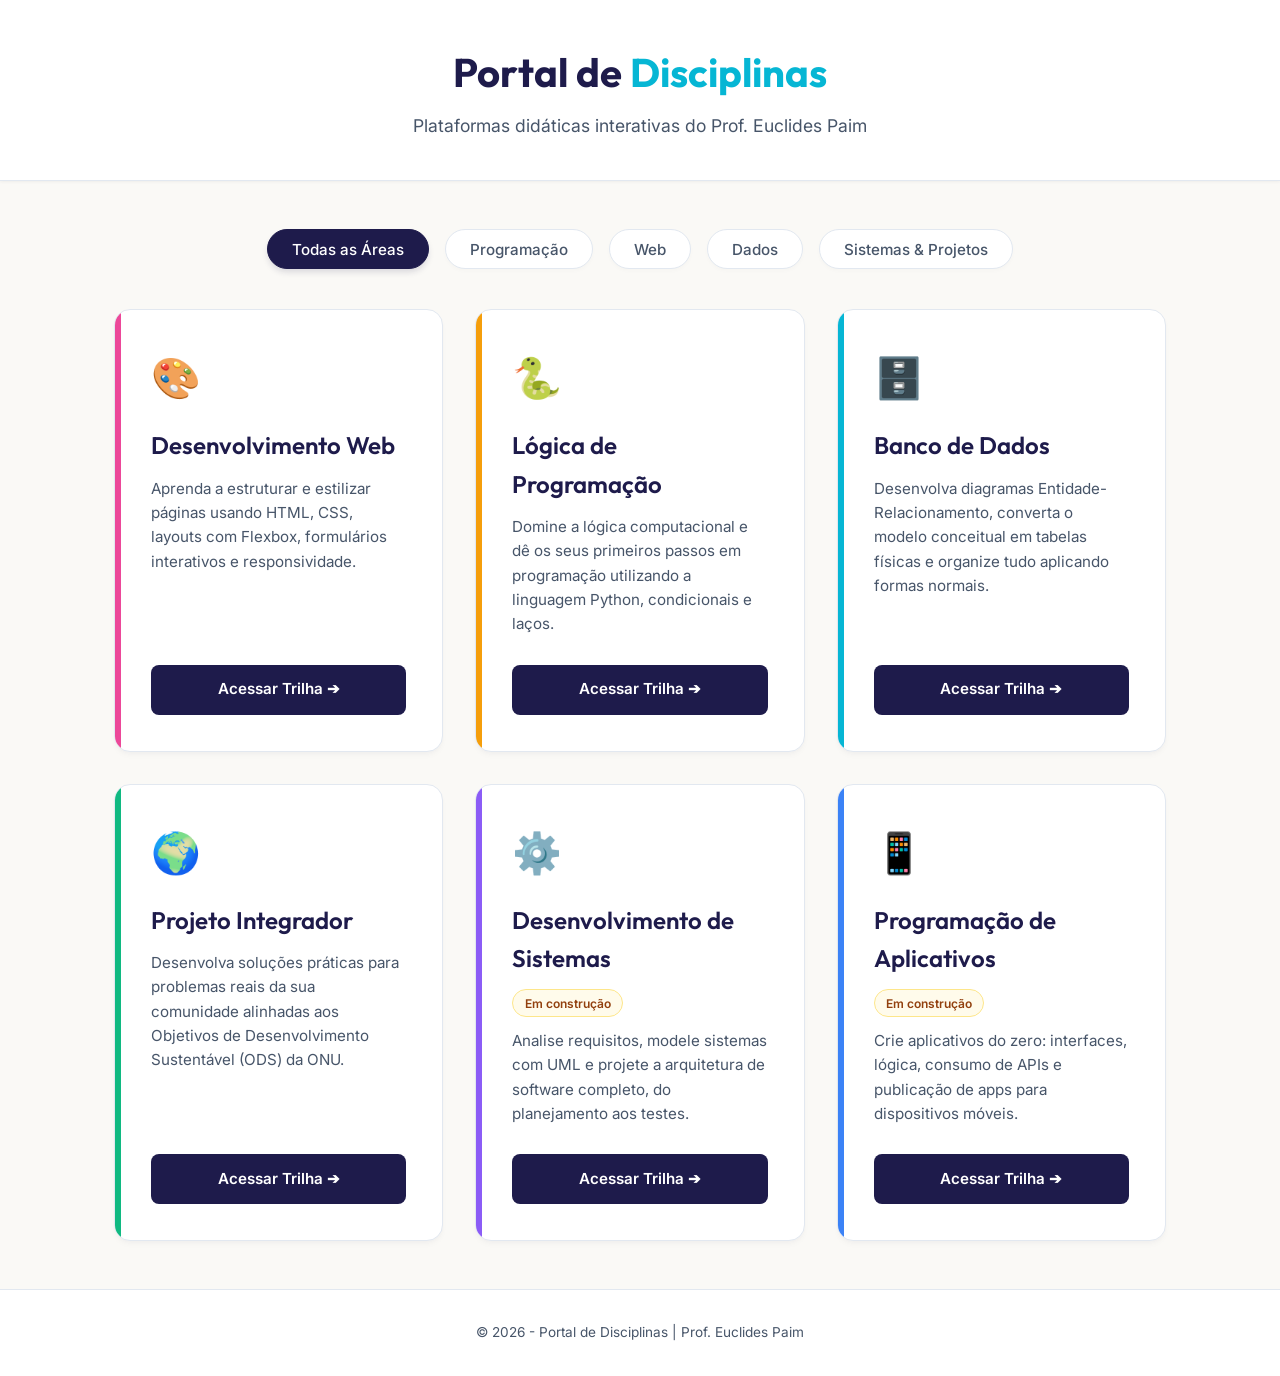
<file: index.html>
<!DOCTYPE html>
<html lang="pt-BR">
<head>
  <meta charset="UTF-8">
  <meta name="viewport" content="width=device-width, initial-scale=1.0">
  <meta name="description" content="Portal de acesso às plataformas didáticas interativas das disciplinas do Prof. Euclides Paim.">
  <title>Portal de Disciplinas</title>
  <link rel="icon" href="data:image/svg+xml,<svg xmlns='http://www.w3.org/2000/svg' viewBox='0 0 100 100'><text y='.9em' font-size='90'>🎓</text></svg>">
  <style>
    @import url('https://fonts.googleapis.com/css2?family=Inter:wght@300;400;500;600;700&family=Outfit:wght@400;500;600;700&display=swap');

    :root {
      --bg-cream: #FAF9F6;
      --bg-slate: #0F172A;
      --primary-indigo: #1E1B4B;
      --accent-cyan: #06B6D4;
      --text-main: #0F172A;
      --text-light: #475569;
      --border-color: #E2E8F0;
      
      --font-title: 'Outfit', sans-serif;
      --font-body: 'Inter', sans-serif;
    }

    * {
      margin: 0;
      padding: 0;
      box-sizing: border-box;
    }

    body {
      font-family: var(--font-body);
      background-color: var(--bg-cream);
      color: var(--text-main);
      min-height: 100vh;
      display: flex;
      flex-direction: column;
      line-height: 1.6;
    }

    header {
      background-color: white;
      border-bottom: 1px solid var(--border-color);
      padding: 2.5rem 1rem;
      text-align: center;
      box-shadow: 0 1px 3px rgba(0, 0, 0, 0.05);
    }

    .header-container {
      max-width: 800px;
      margin: 0 auto;
    }

    header h1 {
      font-family: var(--font-title);
      color: var(--primary-indigo);
      font-size: 2.5rem;
      font-weight: 700;
      margin-bottom: 0.5rem;
    }

    header h1 span {
      color: var(--accent-cyan);
    }

    header p {
      color: var(--text-light);
      font-size: 1.1rem;
    }

    main {
      flex-grow: 1;
      max-width: 1100px;
      width: 100%;
      margin: 3rem auto;
      padding: 0 1.5rem;
    }

    .portal-grid {
      display: grid;
      grid-template-columns: repeat(auto-fit, minmax(300px, 1fr));
      gap: 2rem;
    }

    .portal-card {
      background-color: white;
      border: 1px solid var(--border-color);
      border-radius: 16px;
      padding: 2.25rem;
      box-shadow: 0 4px 6px -1px rgba(30, 27, 75, 0.03), 0 2px 4px -1px rgba(30, 27, 75, 0.02);
      display: flex;
      flex-direction: column;
      justify-content: space-between;
      transition: transform 0.2s, box-shadow 0.2s;
      position: relative;
      overflow: hidden;
    }

    .portal-card::before {
      content: '';
      position: absolute;
      top: 0;
      left: 0;
      width: 6px;
      height: 100%;
      background-color: var(--accent-cyan);
    }

    .portal-card:hover {
      transform: translateY(-5px);
      box-shadow: 0 10px 15px -3px rgba(30, 27, 75, 0.05), 0 4px 6px -2px rgba(30, 27, 75, 0.03);
    }

    .card-icon {
      font-size: 2.5rem;
      margin-bottom: 1rem;
      display: inline-block;
    }

    .card-title {
      font-family: var(--font-title);
      font-size: 1.5rem;
      color: var(--primary-indigo);
      margin-bottom: 0.75rem;
      font-weight: 600;
    }

    .card-desc {
      color: var(--text-light);
      font-size: 0.95rem;
      margin-bottom: 1.75rem;
      flex-grow: 1;
    }

    .card-link {
      background-color: var(--primary-indigo);
      color: white;
      text-decoration: none;
      padding: 0.8rem 1.5rem;
      border-radius: 8px;
      font-weight: 600;
      text-align: center;
      transition: background-color 0.2s;
      font-size: 0.95rem;
      display: block;
    }

    .card-link:hover {
      background-color: var(--accent-cyan);
    }

    footer {
      text-align: center;
      padding: 2rem 1rem;
      color: var(--text-light);
      font-size: 0.85rem;
      border-top: 1px solid var(--border-color);
      background-color: white;
      margin-top: auto;
    }

    /* Cores personalizadas para os cards */
    .portal-card.devweb::before { background-color: #EC4899; } /* Pink */
    .portal-card.devweb .card-link:hover { background-color: #EC4899; }
    
    .portal-card.python::before { background-color: #F59E0B; } /* Amber */
    .portal-card.python .card-link:hover { background-color: #F59E0B; }
    
    .portal-card.db::before { background-color: var(--accent-cyan); } /* Cyan */
    .portal-card.db .card-link:hover { background-color: var(--accent-cyan); }

    .portal-card.pi::before { background-color: #10B981; } /* Emerald */
    .portal-card.pi .card-link:hover { background-color: #10B981; }

    .portal-card.devsis::before { background-color: #8B5CF6; } /* Violet */
    .portal-card.devsis .card-link:hover { background-color: #8B5CF6; }

    .portal-card.appdev::before { background-color: #3B82F6; } /* Blue */
    .portal-card.appdev .card-link:hover { background-color: #3B82F6; }

    .construction-tag {
      display: inline-block;
      background-color: #FFFBEB;
      border: 1px solid #FDE68A;
      color: #92400E;
      font-size: 0.75rem;
      font-weight: 600;
      padding: 0.2rem 0.7rem;
      border-radius: 30px;
      margin-bottom: 0.75rem;
    }

    /* Filtro por Área */
    .filter-container {
      display: flex;
      justify-content: center;
      gap: 1rem;
      margin-bottom: 2.5rem;
      flex-wrap: wrap;
    }

    .filter-btn {
      background-color: white;
      border: 1px solid var(--border-color);
      padding: 0.6rem 1.5rem;
      border-radius: 30px;
      font-family: var(--font-body);
      font-size: 0.95rem;
      font-weight: 500;
      color: var(--text-light);
      cursor: pointer;
      transition: all 0.2s ease;
      box-shadow: 0 2px 4px rgba(0,0,0,0.02);
    }

    .filter-btn:hover {
      border-color: var(--primary-indigo);
      color: var(--primary-indigo);
      transform: translateY(-1px);
    }

    .filter-btn.active {
      background-color: var(--primary-indigo);
      border-color: var(--primary-indigo);
      color: white;
      box-shadow: 0 4px 6px -1px rgba(30, 27, 75, 0.15);
    }

    @keyframes fadeIn {
      from {
        opacity: 0;
        transform: translateY(10px);
      }
      to {
        opacity: 1;
        transform: translateY(0);
      }
    }
  </style>
</head>
<body>

  <header>
    <div class="header-container">
      <h1>Portal de <span>Disciplinas</span></h1>
      <p>Plataformas didáticas interativas do Prof. Euclides Paim</p>
    </div>
  </header>

  <main>
    <!-- Filtro por Área -->
    <div class="filter-container">
      <button class="filter-btn active" onclick="filterArea('all', event)">Todas as Áreas</button>
      <button class="filter-btn" onclick="filterArea('programacao', event)">Programação</button>
      <button class="filter-btn" onclick="filterArea('web', event)">Web</button>
      <button class="filter-btn" onclick="filterArea('dados', event)">Dados</button>
      <button class="filter-btn" onclick="filterArea('sistemas', event)">Sistemas &amp; Projetos</button>
    </div>

    <div class="portal-grid">
      
      <!-- Card Desenvolvimento Web -->
      <div class="portal-card devweb" data-area="web">
        <div>
          <span class="card-icon">🎨</span>
          <h2 class="card-title">Desenvolvimento Web</h2>
          <p class="card-desc">Aprenda a estruturar e estilizar páginas usando HTML, CSS, layouts com Flexbox, formulários interativos e responsividade.</p>
        </div>
        <a href="./Desenvolvimento-web/index.html" class="card-link">Acessar Trilha ➔</a>
      </div>

      <!-- Card Lógica de Programação -->
      <div class="portal-card python" data-area="programacao">
        <div>
          <span class="card-icon">🐍</span>
          <h2 class="card-title">Lógica de Programação</h2>
          <p class="card-desc">Domine a lógica computacional e dê os seus primeiros passos em programação utilizando a linguagem Python, condicionais e laços.</p>
        </div>
        <a href="./Logica-de-Programacao/index.html" class="card-link">Acessar Trilha ➔</a>
      </div>

      <!-- Card Banco de Dados -->
      <div class="portal-card db" data-area="dados">
        <div>
          <span class="card-icon">🗄️</span>
          <h2 class="card-title">Banco de Dados</h2>
          <p class="card-desc">Desenvolva diagramas Entidade-Relacionamento, converta o modelo conceitual em tabelas físicas e organize tudo aplicando formas normais.</p>
        </div>
        <a href="./Banco-de-Dados/index.html" class="card-link">Acessar Trilha ➔</a>
      </div>

      <!-- Card Projeto Integrador -->
      <div class="portal-card pi" data-area="sistemas">
        <div>
          <span class="card-icon">🌍</span>
          <h2 class="card-title">Projeto Integrador</h2>
          <p class="card-desc">Desenvolva soluções práticas para problemas reais da sua comunidade alinhadas aos Objetivos de Desenvolvimento Sustentável (ODS) da ONU.</p>
        </div>
        <a href="./Projeto-Integrador/index.html" class="card-link">Acessar Trilha ➔</a>
      </div>

      <!-- Card Desenvolvimento de Sistemas -->
      <div class="portal-card devsis" data-area="sistemas">
        <div>
          <span class="card-icon">⚙️</span>
          <h2 class="card-title">Desenvolvimento de Sistemas</h2>
          <span class="construction-tag">Em construção</span>
          <p class="card-desc">Analise requisitos, modele sistemas com UML e projete a arquitetura de software completo, do planejamento aos testes.</p>
        </div>
        <a href="./Desenvolvimento-de-Sistemas/index.html" class="card-link">Acessar Trilha ➔</a>
      </div>

      <!-- Card Programação de Aplicativos -->
      <div class="portal-card appdev" data-area="programacao">
        <div>
          <span class="card-icon">📱</span>
          <h2 class="card-title">Programação de Aplicativos</h2>
          <span class="construction-tag">Em construção</span>
          <p class="card-desc">Crie aplicativos do zero: interfaces, lógica, consumo de APIs e publicação de apps para dispositivos móveis.</p>
        </div>
        <a href="./Programacao-de-Aplicativos/index.html" class="card-link">Acessar Trilha ➔</a>
      </div>

    </div>
  </main>

  <footer>
    <p>&copy; 2026 - Portal de Disciplinas | Prof. Euclides Paim</p>
  </footer>

  <script>
    function filterArea(area, event) {
      // Atualiza botão ativo
      document.querySelectorAll('.filter-btn').forEach(btn => {
        btn.classList.remove('active');
      });
      event.currentTarget.classList.add('active');

      // Filtra os cards
      const cards = document.querySelectorAll('.portal-card');
      cards.forEach(card => {
        const cardArea = card.getAttribute('data-area');
        if (area === 'all' || cardArea === area) {
          card.style.display = 'flex';
          card.style.animation = 'fadeIn 0.3s ease forwards';
        } else {
          card.style.display = 'none';
        }
      });
    }
  </script>

</body>
</html>
</file>
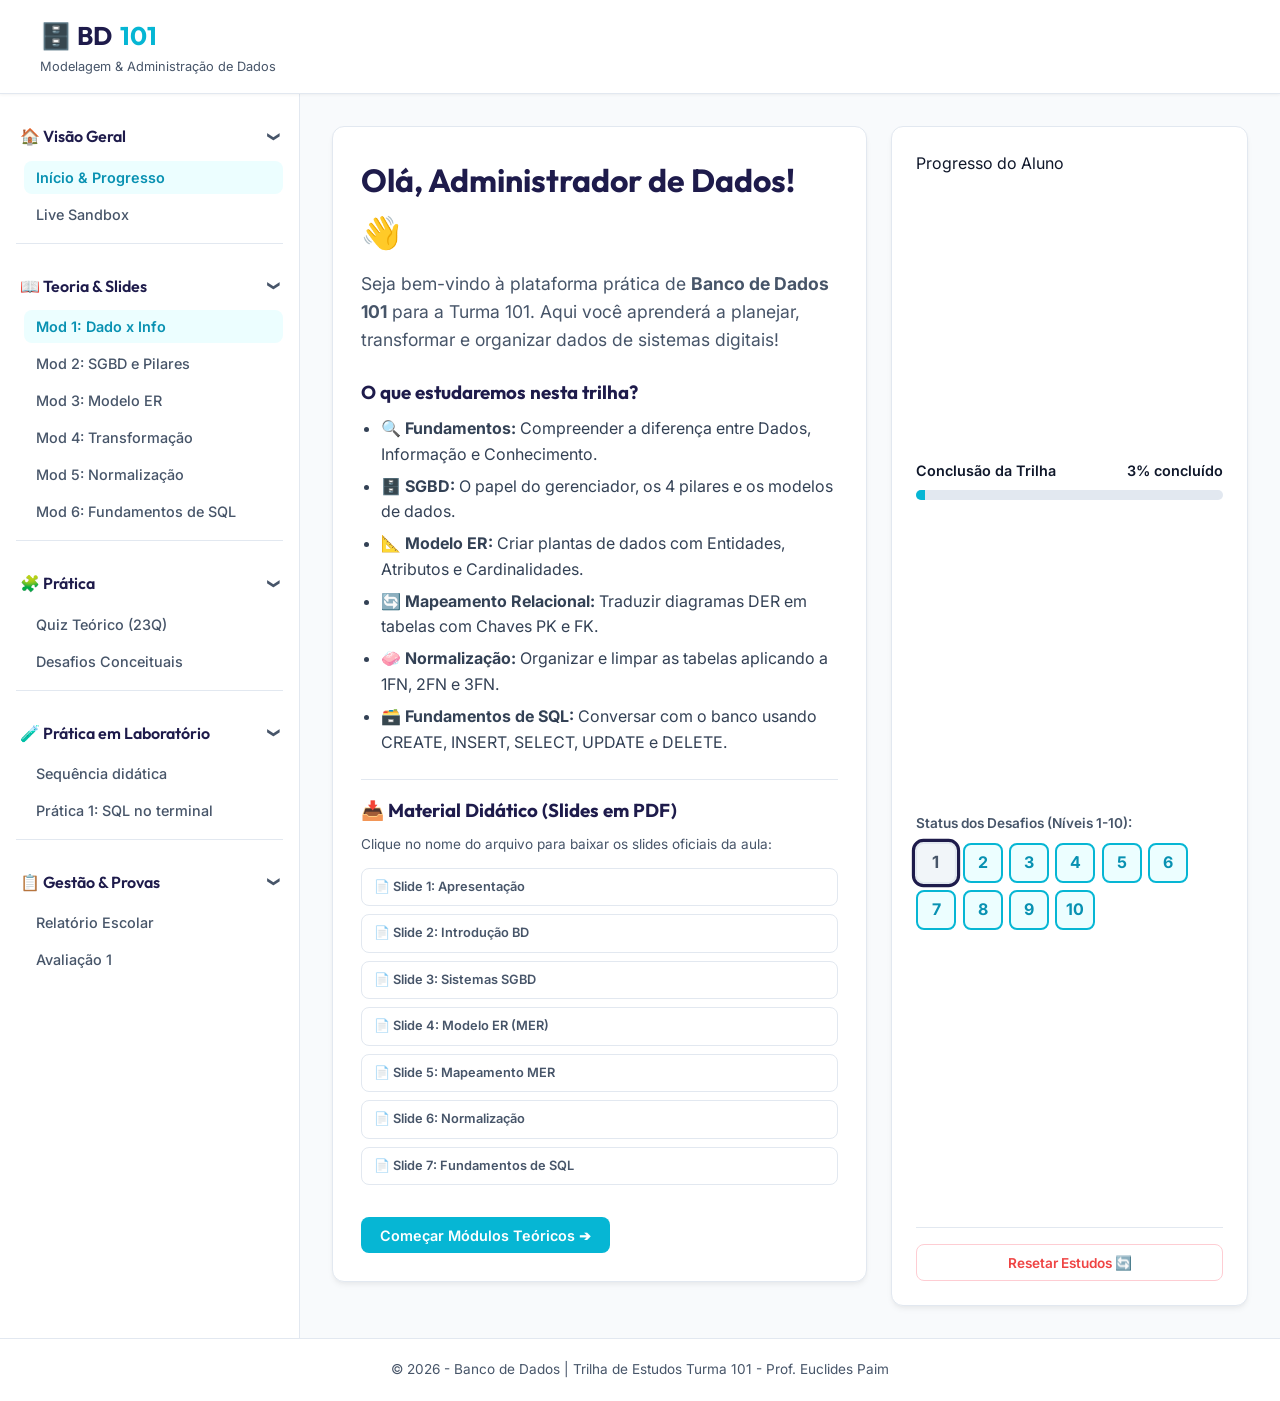
<file: Banco-de-Dados/index.html>
<!DOCTYPE html>
<html lang="pt-BR">
<head>
  <meta charset="UTF-8">
  <meta name="viewport" content="width=device-width, initial-scale=1.0">
  <meta name="description" content="Plataforma interativa offline-first de Banco de Dados 101 para alunos da turma 101. Desenvolvido para modelagem conceitual, SGBDs, transformação MER e normalização de dados.">
  <title>Banco de Dados 101 - Turma 101</title>
  <link rel="icon" href="data:image/svg+xml,<svg xmlns='http://www.w3.org/2000/svg' viewBox='0 0 100 100'><text y='.9em' font-size='90'>🗄️</text></svg>">
  <!-- ?v=... quebra o cache do navegador: mudar a data a cada atualizacao do site -->
  <link rel="stylesheet" href="style.css?v=2026-11-23b">
</head>
<body>

  <!-- CABEÇALHO SUPERIOR -->
  <header>
    <div class="header-brand">
      <div class="logo-section">
        <h1>🗄️ BD <span>101</span></h1>
        <p>Modelagem &amp; Administração de Dados</p>
      </div>
      <button class="sidebar-toggle-btn" onclick="toggleSidebar()" id="btn-toggle-sidebar" title="Alternar Menu Lateral">
        <svg width="20" height="20" viewBox="0 0 24 24" fill="none" stroke="currentColor" stroke-width="2"><line x1="3" y1="12" x2="21" y2="12"></line><line x1="3" y1="6" x2="21" y2="6"></line><line x1="3" y1="18" x2="21" y2="18"></line></svg>
        <span>Menu</span>
      </button>
    </div>
  </header>

  <!-- CONTAINER PRINCIPAL -->
  <div class="app-container">

    <!-- BARRA LATERAL ACCORDION (MENU SANFONA) -->
    <aside class="sidebar" id="main-sidebar">
      
      <!-- Grupo 1: Visão Geral -->
      <div class="accordion-group open">
        <button class="accordion-header">
          <span>🏠 Visão Geral</span>
          <span class="chevron">❯</span>
        </button>
        <div class="accordion-body">
          <button class="nav-link active" data-tab="home" onclick="switchTab('home')">
            Início &amp; Progresso
          </button>
          <button class="nav-link" data-tab="simulator" onclick="switchTab('simulator')">
            Live Sandbox
          </button>
        </div>
      </div>

      <!-- Grupo 2: Teoria Interativa -->
      <div class="accordion-group open">
        <button class="accordion-header">
          <span>📖 Teoria &amp; Slides</span>
          <span class="chevron">❯</span>
        </button>
        <div class="accordion-body" id="sidebar-theory-links">
          <!-- Gerado via app.js a partir dos modulos do data.js -->
        </div>
      </div>

      <!-- Grupo 3: Prática e Atividades -->
      <div class="accordion-group open">
        <button class="accordion-header">
          <span>🧩 Prática</span>
          <span class="chevron">❯</span>
        </button>
        <div class="accordion-body">
          <button class="nav-link" data-tab="quiz" onclick="switchTab('quiz')">
            <span id="nav-quiz-label">Quiz Teórico</span>
          </button>
          <button class="nav-link" data-tab="challenges" onclick="switchTab('challenges')">
            Desafios Conceituais
          </button>
        </div>
      </div>

      <!-- Grupo: Prática em Laboratório (roteiros guiados no SQLite) -->
      <div class="accordion-group open">
        <button class="accordion-header">
          <span>🧪 Prática em Laboratório</span>
          <span class="chevron">❯</span>
        </button>
        <div class="accordion-body">
          <button class="nav-link" data-tab="labseq" onclick="switchTab('labseq')">
            Sequência didática
          </button>
          <button class="nav-link" data-tab="lab1" onclick="switchTab('lab1')">
            Prática 1: SQL no terminal
          </button>
        </div>
      </div>

      <!-- Grupo 4: Relatórios & Provas -->
      <div class="accordion-group open">
        <button class="accordion-header">
          <span>📋 Gestão &amp; Provas</span>
          <span class="chevron">❯</span>
        </button>
        <div class="accordion-body">
          <button class="nav-link" data-tab="report" onclick="switchTab('report')">
            Relatório Escolar
          </button>
          <button class="nav-link" data-tab="exam" onclick="switchTab('exam')">
            Avaliação 1
          </button>
        </div>
      </div>

    </aside>

    <!-- ÁREA PRINCIPAL DE CONTEÚDO (WORKSPACE) -->
    <main class="main-workspace">

      <!-- ABA 1: INÍCIO E PROGRESSO -->
      <section id="home-tab" class="tab-content active">
        <div class="welcome-grid">
          <div class="card welcome-box">
            <h2>Olá, Administrador de Dados! 👋</h2>
            <p class="intro-text">
              Seja bem-vindo à plataforma prática de <strong>Banco de Dados 101</strong> para a Turma 101. 
              Aqui você aprenderá a planejar, transformar e organizar dados de sistemas digitais!
            </p>
            
            <div style="margin-top: 1.5rem;">
              <h3 style="font-family: var(--font-title); color: var(--primary-navy); margin-bottom: 0.5rem;">O que estudaremos nesta trilha?</h3>
              <ul style="margin-left: 1.25rem; display: flex; flex-direction: column; gap: 0.4rem; color: #334155;">
                <li>🔍 <strong>Fundamentos:</strong> Compreender a diferença entre Dados, Informação e Conhecimento.</li>
                <li>🗄️ <strong>SGBD:</strong> O papel do gerenciador, os 4 pilares e os modelos de dados.</li>
                <li>📐 <strong>Modelo ER:</strong> Criar plantas de dados com Entidades, Atributos e Cardinalidades.</li>
                <li>🔄 <strong>Mapeamento Relacional:</strong> Traduzir diagramas DER em tabelas com Chaves PK e FK.</li>
                <li>🧼 <strong>Normalização:</strong> Organizar e limpar as tabelas aplicando a 1FN, 2FN e 3FN.</li>
                <li>🗃️ <strong>Fundamentos de SQL:</strong> Conversar com o banco usando CREATE, INSERT, SELECT, UPDATE e DELETE.</li>
              </ul>
            </div>
            
            <div style="margin-top: 1.5rem; border-top: 1px solid var(--border-color); padding-top: 1rem;">
              <h3 style="font-family: var(--font-title); color: var(--primary-navy); margin-bottom: 0.5rem;">📥 Material Didático (Slides em PDF)</h3>
              <p style="font-size: 0.85rem; color: var(--text-light); margin-bottom: 0.75rem;">Clique no nome do arquivo para baixar os slides oficiais da aula:</p>
              <div style="display: grid; grid-template-columns: repeat(auto-fit, minmax(240px, 1fr)); gap: 0.5rem;">
                <a href="./[101]1 - Apresentação da Disciplina.pdf" download class="btn-secondary" style="font-size: 0.8rem; text-decoration: none; display: flex; align-items: center; gap: 0.4rem; padding: 0.5rem 0.75rem;">📄 Slide 1: Apresentação</a>
                <a href="./[101]2 - Introdução BD.pdf" download class="btn-secondary" style="font-size: 0.8rem; text-decoration: none; display: flex; align-items: center; gap: 0.4rem; padding: 0.5rem 0.75rem;">📄 Slide 2: Introdução BD</a>
                <a href="./[101]3 - Sistemas de Gerenciamento de Bancos de Dados.pdf" download class="btn-secondary" style="font-size: 0.8rem; text-decoration: none; display: flex; align-items: center; gap: 0.4rem; padding: 0.5rem 0.75rem;">📄 Slide 3: Sistemas SGBD</a>
                <a href="./[101]4 - Modelo Entidade Relacionamento.pdf" download class="btn-secondary" style="font-size: 0.8rem; text-decoration: none; display: flex; align-items: center; gap: 0.4rem; padding: 0.5rem 0.75rem;">📄 Slide 4: Modelo ER (MER)</a>
                <a href="./[101]5 - Transformação MER.pdf" download class="btn-secondary" style="font-size: 0.8rem; text-decoration: none; display: flex; align-items: center; gap: 0.4rem; padding: 0.5rem 0.75rem;">📄 Slide 5: Mapeamento MER</a>
                <a href="./[101]6-Normalização de Dados.pdf" download class="btn-secondary" style="font-size: 0.8rem; text-decoration: none; display: flex; align-items: center; gap: 0.4rem; padding: 0.5rem 0.75rem;">📄 Slide 6: Normalização</a>
                <a href="./[101]7-Fundamentos de SQL ampliado.pdf" download class="btn-secondary" style="font-size: 0.8rem; text-decoration: none; display: flex; align-items: center; gap: 0.4rem; padding: 0.5rem 0.75rem;">📄 Slide 7: Fundamentos de SQL</a>
              </div>
            </div>

            <div style="margin-top: 2rem;">
              <button onclick="switchTab('theory')" class="primary-btn">Começar Módulos Teóricos ➔</button>
            </div>
          </div>
          
          <div class="stats-card">
            <div class="stats-header">Progresso do Aluno</div>
            
            <div>
              <div style="display: flex; justify-content: space-between; font-size: 0.9rem; font-weight: 600; margin-bottom: 0.25rem;">
                <span>Conclusão da Trilha</span>
                <span id="progress-percent-text">0% concluído</span>
              </div>
              <div class="progress-bar-container">
                <div class="progress-fill" id="total-progress-fill"></div>
              </div>
            </div>
            
            <div style="margin-top: 1.5rem;">
              <div style="font-weight: 600; font-size: 0.85rem; color: var(--text-light); margin-bottom: 0.5rem;" id="challenges-status-label">Status dos Desafios:</div>
              <div class="level-badge-container" id="level-badge-container">
                <!-- Gerado via app.js a partir dos desafios do data.js -->
              </div>
            </div>
            
            <div style="margin-top: 1rem; border-top: 1px solid var(--border-color); padding-top: 1rem;">
              <button onclick="resetProgress()" class="btn-secondary" style="width: 100%; font-size: 0.85rem; color: var(--color-error); border-color: #FECDD3;">
                Resetar Estudos 🔄
              </button>
            </div>
          </div>
        </div>
        
        <div id="final-achievement-banner" class="achievement-banner" style="display: none;">
          <span class="achievement-icon">🏆</span>
          <div>
            <h3>Parabéns! Trilha Concluída com Sucesso!</h3>
            <p>Você compreendeu a teoria, acertou o quiz completo e venceu todos os desafios conceituais de Banco de Dados!</p>
          </div>
        </div>
      </section>

      <!-- ABA 2: TEORIA E SLIDES -->
      <section id="theory-tab" class="tab-content">
        <div class="card">
          <h2 class="card-title">📖 Guia de Teoria e Modelagem</h2>
          
          <div class="theory-nav" id="theory-module-nav">
            <!-- Modulos: gerado via app.js -->
          </div>

          <div class="theory-concept-nav" id="theory-concept-nav">
            <!-- Conceitos do modulo ativo: gerado via app.js -->
          </div>
          
          <div class="theory-grid">
            <div class="theory-text-container">
              <!-- Renderizado dinamicamente via data.js e app.js -->
              <div id="theory-concept-body"></div>
            </div>
            
            <div class="flowchart-card">
              <h4 style="font-family: var(--font-title); color: var(--primary-navy); margin-bottom: 0.75rem; text-align: center;">Visualizador de Conceitos</h4>
              <div class="visualizer-container" id="theory-visualizer-area">
                <!-- Gráficos e Tabelas simuladas renderizados via JS -->
              </div>
            </div>
          </div>
        </div>

        <!-- DOWNLOAD DE SLIDES PDF -->
        <div class="card" style="margin-top: 1.5rem;">
          <h3 class="card-title">📥 Material Didático (Slides em PDF)</h3>
          <p style="font-size: 0.9rem; color: var(--text-light); margin-bottom: 1rem;">
            Clique em um slide abaixo para fazer o download do conteúdo completo em formato PDF:
          </p>
          <div style="display: grid; grid-template-columns: repeat(auto-fit, minmax(260px, 1fr)); gap: 0.75rem;">
            <a href="./[101]1 - Apresentação da Disciplina.pdf" download class="btn-secondary" style="font-size: 0.85rem; text-decoration: none; display: flex; align-items: center; gap: 0.5rem; padding: 0.6rem 1rem;">📄 Slide 1: Apresentação</a>
            <a href="./[101]2 - Introdução BD.pdf" download class="btn-secondary" style="font-size: 0.85rem; text-decoration: none; display: flex; align-items: center; gap: 0.5rem; padding: 0.6rem 1rem;">📄 Slide 2: Introdução BD</a>
            <a href="./[101]3 - Sistemas de Gerenciamento de Bancos de Dados.pdf" download class="btn-secondary" style="font-size: 0.85rem; text-decoration: none; display: flex; align-items: center; gap: 0.5rem; padding: 0.6rem 1rem;">📄 Slide 3: Sistemas SGBD</a>
            <a href="./[101]4 - Modelo Entidade Relacionamento.pdf" download class="btn-secondary" style="font-size: 0.85rem; text-decoration: none; display: flex; align-items: center; gap: 0.5rem; padding: 0.6rem 1rem;">📄 Slide 4: Modelo ER (MER)</a>
            <a href="./[101]5 - Transformação MER.pdf" download class="btn-secondary" style="font-size: 0.85rem; text-decoration: none; display: flex; align-items: center; gap: 0.5rem; padding: 0.6rem 1rem;">📄 Slide 5: Mapeamento MER</a>
            <a href="./[101]6-Normalização de Dados.pdf" download class="btn-secondary" style="font-size: 0.85rem; text-decoration: none; display: flex; align-items: center; gap: 0.5rem; padding: 0.6rem 1rem;">📄 Slide 6: Normalização</a>
            <a href="./[101]7-Fundamentos de SQL ampliado.pdf" download class="btn-secondary" style="font-size: 0.85rem; text-decoration: none; display: flex; align-items: center; gap: 0.5rem; padding: 0.6rem 1rem;">📄 Slide 7: Fundamentos de SQL</a>
          </div>
        </div>
      </section>

      <!-- ABA 3: LIVE SANDBOX SIMULATOR (DUAL-MODE) -->
      <section id="simulator-tab" class="tab-content">
        <div class="card">
          <div style="display: flex; justify-content: space-between; align-items: center; margin-bottom: 1rem; flex-wrap: wrap; gap: 1rem;">
            <h2 class="card-title" style="margin-bottom:0;">⚡ Live Sandbox &amp; Simulação</h2>
            <div style="display: flex; gap: 0.5rem;">
              <button class="btn-secondary" id="sim-btn-sql" onclick="setSimulatorMode('sql')">Executar SQL 🖥️</button>
              <button class="btn-secondary" id="sim-btn-modeling" onclick="setSimulatorMode('modeling')">Tradução MER &amp; Normalização 🧩</button>
            </div>
          </div>
          
          <!-- Modo 1: SQL Sandbox -->
          <div id="simulator-sql-view" class="simulator-layout">
            <div class="sim-editor-column">
              <div class="editor-header">
                <span>Editor SQL Simulado (Modo Didático)</span>
                <span class="lang">sql</span>
              </div>
              <div class="editor-container">
                <div class="editor-wrapper notranslate" translate="no">
                  <textarea id="sim-sql-editor" class="code-textarea" spellcheck="false" translate="no" oninput="onSQLInput(this.value); syncPreScroll(this)" onscroll="syncPreScroll(this)"></textarea>
                  <pre id="sim-sql-highlight"><code></code></pre>
                </div>
              </div>
              <div class="editor-toolbar">
                <button onclick="resetSQLSandbox()" class="btn-secondary">Restaurar Banco 🔄</button>
                <button onclick="runSQLSandboxQuery()" class="primary-btn">Executar SQL ⚡</button>
              </div>
            </div>
            
            <div class="sim-preview-column">
              <div class="sim-preview-header">
                <span>Visualizador do Estado das Tabelas</span>
                <span>Banco de Dados Ativo</span>
              </div>
              
              <div style="background-color: #F8FAFC; border: 1px solid var(--border-color); border-radius: var(--border-radius-sm); padding: 1rem; overflow-y: auto; height: 280px; display: flex; flex-direction: column; gap: 1rem;">
                <div id="sim-db-tables-list">
                  <!-- Exibição de todas as tabelas em tempo real -->
                </div>
              </div>
              
              <!-- Console do SQL -->
              <div class="results-panel" id="sim-sql-console">
                <div class="console-msg">Pronto para receber consultas SQL... Tente rodar: SELECT * FROM alunos</div>
              </div>
            </div>
          </div>

          <!-- Modo 2: Mapeamento MER e Normalização Visualizer -->
          <div id="simulator-modeling-view" style="display: none;">
            <div class="theory-grid" style="grid-template-columns: 1fr 1fr;">
              <div>
                <h3 style="color: var(--primary-navy); margin-bottom: 0.5rem;">Visualizador Passo-a-Passo de Modelagem</h3>
                <p style="color: var(--text-light); font-size: 0.9rem; margin-bottom: 1.5rem;">
                  Entenda graficamente como os dados são organizados no mundo conceitual (MER) e como eles são traduzidos em estruturas que o computador armazena.
                </p>
                <div style="display: flex; flex-direction: column; gap: 0.5rem;">
                  <button onclick="triggerModelingDemo('mer')" class="btn-secondary" style="text-align: left; padding: 0.8rem 1rem;">1. Do Desenho (MER) para as Tabelas ➔</button>
                  <button onclick="triggerModelingDemo('1fn')" class="btn-secondary" style="text-align: left; padding: 0.8rem 1rem;">2. Limpeza da Primeira Forma Normal (1FN) ➔</button>
                  <button onclick="triggerModelingDemo('2fn')" class="btn-secondary" style="text-align: left; padding: 0.8rem 1rem;">3. Separação da Segunda Forma Normal (2FN) ➔</button>
                  <button onclick="triggerModelingDemo('3fn')" class="btn-secondary" style="text-align: left; padding: 0.8rem 1rem;">4. Ajuste da Terceira Forma Normal (3FN) ➔</button>
                </div>
              </div>
              <div style="background-color: #F8FAFC; border: 1px solid var(--border-color); border-radius: var(--border-radius-md); padding: 1.5rem;" id="modeling-visual-screen">
                <h4 style="color: var(--primary-navy); text-align: center; margin-bottom: 1rem;">Selecione um passo para visualizar a simulação gráfica</h4>
              </div>
            </div>
          </div>
        </div>
      </section>

      <!-- ABA 4: QUIZ INTERATIVO (questões vindas do data.js) -->
      <section id="quiz-tab" class="tab-content">
        <div class="card" style="max-width: 800px; margin: 0 auto;">
          <h2 class="card-title">🧠 Teste de Conhecimentos: Banco de Dados 101</h2>
          <div id="quiz-container">
            <!-- Gerado via app.js -->
          </div>
        </div>
      </section>

      <!-- ABA 5: DESAFIOS CONCEITUAIS -->
      <section id="challenges-tab" class="tab-content">
        <div class="challenges-grid">
          
          <div class="challenge-list">
            <div class="challenge-list-title">Níveis do Curso</div>
            <div id="challenge-list-container">
              <!-- Gerado via app.js -->
            </div>
          </div>
          
          <div class="card workspace-card" style="padding: 1.5rem;">
            <div class="challenge-desc">
              <h3 id="chal-title">Carregando Desafio...</h3>
              <p id="chal-description">Carregando descrição do nível...</p>
            </div>
            
            <div id="challenge-interactive-area" style="min-height: 250px; border: 1px solid var(--border-color); border-radius: var(--border-radius-sm); padding: 1.5rem; background-color: #FFFFFF;">
              <!-- Área injetada dinamicamente com base no tipo de atividade (Drag and Drop ou Questão) -->
            </div>
            
            <div class="editor-toolbar">
              <button onclick="resetChallengeActivity()" class="btn-secondary">Resetar Desafio 🔄</button>
              <button onclick="validateChallengeSelection()" class="primary-btn">Validar Resposta ⚡</button>
            </div>
            
            <div id="chal-results-panel" class="results-panel" style="background-color: #0F172A; color: #FFFFFF; display: none;">
              <!-- Painel de feedback de acerto/erro -->
            </div>
          </div>
          
        </div>
      </section>

      <!-- ABA: PRÁTICA EM LABORATÓRIO - SEQUÊNCIA DIDÁTICA -->
      <section id="labseq-tab" class="tab-content">
        <div class="card lab-hero">
          <span class="lab-kicker">Prática em Laboratório</span>
          <h2>Sequência didática</h2>
          <p>Depois da aula 7 (Fundamentos de SQL), a turma passa a usar SQL de verdade, no SQLite, pela linha de comando. Cada prática é um roteiro guiado: você digita, compara com o que deve aparecer e depois resolve sozinho.</p>
        </div>

        <div class="card">
          <h3 class="card-title">Como funciona cada prática</h3>
          <div class="lab-method">
            <div><span>1</span><b>Digite e compare</b><p>O roteiro mostra o comando e o que deve aparecer na tela. Se a sua tela ficou diferente, procure o erro antes de seguir.</p></div>
            <div><span>2</span><b>Erre de propósito</b><p>Alguns comandos estão errados de propósito. Ler a mensagem do banco faz parte da aula.</p></div>
            <div><span>3</span><b>Faça sozinho</b><p>No fim, você escreve os comandos. O roteiro diz quantas linhas devem aparecer, para você conferir.</p></div>
          </div>
          <div class="lab-question"><strong>Pergunta para responder</strong><p>Cada parte termina com uma pergunta. Responda no caderno, com as suas palavras.</p></div>
        </div>

        <div class="card">
          <h3 class="card-title">Ferramentas do laboratório</h3>
          <div class="lab-tools">
            <div><b>VS Code</b><p>O terminal do VS Code (menu Terminal &gt; Novo Terminal) é onde você digita os comandos.</p></div>
            <div><b>sqlite3</b><p>O SQLite pela linha de comando. Abre o banco, que é um único arquivo na sua pasta, e executa o SQL.</p></div>
            <div><b>DB Browser for SQLite</b><p>Programa para ver as tabelas em uma janela. Use só para olhar: o trabalho da prática é no terminal.</p></div>
          </div>
        </div>

        <div class="card lab-seq-item">
          <div class="lab-part-head"><span class="lab-part-num">1</span><h3>Prática 1: SQL no terminal</h3><span class="lab-part-time">2 aulas</span></div>
          <div class="lab-seq-grid">
            <div>
              <h4 class="lab-subtitle">Objetivos</h4>
              <ul class="lab-list">
                <li>Abrir um banco SQLite pelo terminal e usar os comandos com ponto (<code>.tables</code>, <code>.schema</code>, <code>.read</code>).</li>
                <li>Criar uma tabela e inserir dados com CREATE TABLE e INSERT.</li>
                <li>Consultar com SELECT e filtrar com WHERE, AND, OR, NOT e IS NULL.</li>
                <li>Ler as mensagens de erro e reconhecer as regras do banco: chave primária e NOT NULL.</li>
                <li>Alterar e apagar com UPDATE e DELETE, entendendo o risco de esquecer o WHERE.</li>
              </ul>
              <h4 class="lab-subtitle">Antes de começar</h4>
              <p class="lab-intro">Revise os slides da aula 7, Fundamentos de SQL, principalmente os comandos CREATE TABLE, INSERT, SELECT, WHERE, UPDATE e DELETE e o slide sobre NULL.</p>
            </div>
            <div>
              <h4 class="lab-subtitle">Etapas</h4>
              <ol class="lab-timeline">
                <li><b>Preparação</b><span>10 min</span><p>Pasta sql, VS Code, terminal e o banco aula.db.</p></li>
                <li><b>Do slide para a tela</b><span>10 min</span><p>A tabela alunos dos slides: criar, inserir e consultar.</p></li>
                <li><b>Errando de propósito</b><span>5 min</span><p>Cinco comandos errados e as mensagens do banco.</p></li>
                <li><b>Consultas no banco de jogos</b><span>20 min</span><p>Dez perguntas respondidas com SELECT e WHERE.</p></li>
                <li><b>Alterar e apagar com cuidado</b><span>10 min</span><p>UPDATE, DELETE e o UPDATE sem WHERE, desfeito de propósito.</p></li>
              </ol>
            </div>
          </div>
          <div class="lab-seq-actions">
            <button type="button" class="primary-btn" onclick="switchTab('lab1')">Abrir o roteiro</button>
            <a class="btn-secondary" href="./[101]8-Prática no Laboratório 1 - SQL no terminal.pdf" download>Baixar o roteiro em PDF</a>
            <a class="btn-secondary" href="jogos.sql" download>Baixar jogos.sql</a>
          </div>
        </div>

        <div class="card">
          <h3 class="card-title">Próximas práticas</h3>
          <p class="lab-intro">Previstas para as próximas semanas. Os roteiros aparecem aqui quando estiverem prontos.</p>
          <ol class="lab-next" start="2">
            <li><b>Criando o seu banco</b><p>CREATE TABLE com NOT NULL e CHECK: o banco recusando dados que não fazem sentido.</p></li>
            <li><b>Ligando tabelas</b><p>Chave estrangeira e o que acontece ao apagar uma linha que tem outras ligadas a ela.</p></li>
            <li><b>Organizando as respostas</b><p>ORDER BY, COUNT e uma consulta que junta duas tabelas.</p></li>
            <li><b>Projeto final</b><p>Um script .sql completo, com tabelas, dados e consultas, rodado do zero com <code>.read</code>.</p></li>
          </ol>
        </div>
      </section>

      <!-- ABA: PRÁTICA NO LABORATÓRIO 1 (SQL no terminal). Roteiro também no Drive, pasta "8 - Práticas de SQL". -->
      <section id="lab1-tab" class="tab-content">
        <div class="card lab-hero">
          <span class="lab-kicker">Prática no Laboratório 1</span>
          <h2>SQL no terminal</h2>
          <p>Use o SQLite pela linha de comando para criar uma tabela, inserir dados, consultar com SELECT e WHERE e alterar registros com UPDATE e DELETE.</p>
          <div class="lab-meta"><span>2 aulas</span><span>VS Code + sqlite3</span><span>Banco: aula.db</span></div>
          <div class="lab-progress"><div class="progress-bar-container"><div class="progress-fill" id="lab1-fill"></div></div><span id="lab1-count">0 de 35 passos</span><button type="button" class="lab-reset" id="lab1-reset">Recomeçar</button></div>
          <nav class="lab-toc"><a class="lab-toc-item" href="#lab1-prep"><span>0</span>Preparação</a><a class="lab-toc-item" href="#lab1-p1"><span>1</span>Do slide para a tela</a><a class="lab-toc-item" href="#lab1-p2"><span>2</span>Errando de propósito</a><a class="lab-toc-item" href="#lab1-p3"><span>3</span>Consultas no banco de jogos</a><a class="lab-toc-item" href="#lab1-p4"><span>4</span>Alterar e apagar com cuidado</a><a class="lab-toc-item" href="#lab1-fim"><span>5</span>Para encerrar</a></nav>
        </div>
<div class="card lab-part" id="lab1-prep"><div class="lab-part-head"><span class="lab-part-num">0</span><h3>Preparação</h3><span class="lab-part-time">10 min</span></div>
<ol class="lab-steps">
<li class="lab-step"><label class="lab-check" title="Marcar como feito"><input type="checkbox" data-lab-step="prep-pasta"><span></span></label><div class="lab-step-body"><p>Na pasta <b>Documentos</b>, crie uma pasta chamada <b>sql</b>.</p>
</div></li>
<li class="lab-step"><label class="lab-check" title="Marcar como feito"><input type="checkbox" data-lab-step="prep-vscode"><span></span></label><div class="lab-step-body"><p>No VS Code, use o menu <b>Arquivo &gt; Abrir Pasta</b> e escolha a pasta sql.</p>
</div></li>
<li class="lab-step"><label class="lab-check" title="Marcar como feito"><input type="checkbox" data-lab-step="prep-terminal"><span></span></label><div class="lab-step-body"><p>Abra o terminal pelo menu <b>Terminal &gt; Novo Terminal</b>.</p>
</div></li>
<li class="lab-step"><label class="lab-check" title="Marcar como feito"><input type="checkbox" data-lab-step="prep-versao"><span></span></label><div class="lab-step-body"><p>Confira se o SQLite está no computador:</p>
<div class="lab-term"><div class="lab-term-bar"><span>Terminal do VS Code (PowerShell)</span><button type="button" class="lab-copy">Copiar</button></div><pre><code>sqlite3 --version</code></pre></div>
<details class="lab-out"><summary>Deve aparecer um número de versão, como este</summary><pre>3.54.1 2026-10-16 14:45:20 555e07ef... (64-bit)</pre></details>
<div class="lab-note lab-note-warn"><strong>Deu erro?</strong><p>Se aparecer que o comando não foi reconhecido, chame o professor.</p></div>
</div></li>
<li class="lab-step"><label class="lab-check" title="Marcar como feito"><input type="checkbox" data-lab-step="prep-abrir"><span></span></label><div class="lab-step-body"><p>Abra o banco da aula. Se o arquivo ainda não existir, o SQLite cria:</p>
<div class="lab-term"><div class="lab-term-bar"><span>Terminal do VS Code (PowerShell)</span><button type="button" class="lab-copy">Copiar</button></div><pre><code>sqlite3 aula.db</code></pre></div>
<div class="lab-note lab-note-tip"><strong>Repare</strong><p>O começo da linha muda para <code>SQLite-3.54 aula.db-&gt;</code>, em cores. A partir daqui, o que você digita vai para o banco de dados, e não para o Windows.</p></div>
</div></li>
<li class="lab-step"><label class="lab-check" title="Marcar como feito"><input type="checkbox" data-lab-step="prep-modo"><span></span></label><div class="lab-step-body"><p>Ajuste a exibição das respostas, uma linha de cada vez:</p>
<div class="lab-term"><div class="lab-term-bar"><span>Dentro do SQLite</span><button type="button" class="lab-copy">Copiar</button></div><pre><code>.headers on
.mode column</code></pre></div>
</div></li>
</ol>
<div class="lab-notes-grid">
<div class="lab-note lab-note-tip"><strong>Dois tipos de comando</strong><p>Os que começam com ponto (<code>.tables</code>, <code>.mode</code>, <code>.quit</code>) são do próprio SQLite e não levam ponto e vírgula. Os comandos SQL (CREATE, INSERT, SELECT, UPDATE, DELETE) sempre terminam com <code>;</code>.</p></div>
<div class="lab-note lab-note-warn"><strong>Esqueceu o ponto e vírgula?</strong><p>A linha seguinte começa só com <code>;-&gt;</code>: é o SQLite avisando que o comando ainda não terminou. Digite <code>;</code> e aperte Enter.</p></div>
</div>
</div>
<div class="card lab-part" id="lab1-p1"><div class="lab-part-head"><span class="lab-part-num">1</span><h3>Do slide para a tela</h3><span class="lab-part-time">10 min</span></div>
<p class="lab-intro">Vamos digitar o exemplo da tabela <b>alunos</b>, o mesmo dos slides. Aperte Enter no fim de cada linha.</p><ol class="lab-steps">
<li class="lab-step"><label class="lab-check" title="Marcar como feito"><input type="checkbox" data-lab-step="p1-create"><span></span></label><div class="lab-step-body"><p>Crie a tabela:</p>
<div class="lab-term"><div class="lab-term-bar"><span>Dentro do SQLite</span><button type="button" class="lab-copy">Copiar</button></div><pre><code>CREATE TABLE alunos (
    id INTEGER PRIMARY KEY,
    nome TEXT NOT NULL,
    idade INTEGER
);</code></pre></div>
<div class="lab-note lab-note-tip"><strong>Repare</strong><p>Enquanto o comando não termina, cada linha nova começa com <code>);-&gt;</code>: é o SQLite mostrando o que ainda falta fechar.</p></div>
</div></li>
<li class="lab-step"><label class="lab-check" title="Marcar como feito"><input type="checkbox" data-lab-step="p1-tables"><span></span></label><div class="lab-step-body"><p>Confira se ela existe e veja como foi criada:</p>
<div class="lab-term"><div class="lab-term-bar"><span>Dentro do SQLite</span><button type="button" class="lab-copy">Copiar</button></div><pre><code>.tables
.schema alunos</code></pre></div>
<details class="lab-out"><summary>Deve aparecer</summary><pre> name
------
alunos
CREATE TABLE alunos (
    id INTEGER PRIMARY KEY,
    nome TEXT NOT NULL,
    idade INTEGER
);</pre></details>
</div></li>
<li class="lab-step"><label class="lab-check" title="Marcar como feito"><input type="checkbox" data-lab-step="p1-insert"><span></span></label><div class="lab-step-body"><p>Insira três alunos:</p>
<div class="lab-term"><div class="lab-term-bar"><span>Dentro do SQLite</span><button type="button" class="lab-copy">Copiar</button></div><pre><code>INSERT INTO alunos (nome, idade)
VALUES ('Ana Souza', 16);
INSERT INTO alunos (nome, idade)
VALUES ('Bruno Lima', 15);
INSERT INTO alunos (nome, idade)
VALUES ('Carla Dias', 17);</code></pre></div>
</div></li>
<li class="lab-step"><label class="lab-check" title="Marcar como feito"><input type="checkbox" data-lab-step="p1-select"><span></span></label><div class="lab-step-body"><p>Consulte a tabela inteira:</p>
<div class="lab-term"><div class="lab-term-bar"><span>Dentro do SQLite</span><button type="button" class="lab-copy">Copiar</button></div><pre><code>SELECT * FROM alunos;</code></pre></div>
<details class="lab-out"><summary>Deve aparecer</summary><pre>id     nome     idade
--  ----------  -----
 1  Ana Souza      16
 2  Bruno Lima     15
 3  Carla Dias     17</pre></details>
</div></li>
<li class="lab-step"><label class="lab-check" title="Marcar como feito"><input type="checkbox" data-lab-step="p1-where"><span></span></label><div class="lab-step-body"><p>Agora só uma coluna, e depois só uma parte das linhas:</p>
<div class="lab-term"><div class="lab-term-bar"><span>Dentro do SQLite</span><button type="button" class="lab-copy">Copiar</button></div><pre><code>SELECT nome FROM alunos;
SELECT nome, idade FROM alunos WHERE idade &gt; 15;</code></pre></div>
<details class="lab-out"><summary>Na última consulta, deve aparecer</summary><pre>   nome     idade
----------  -----
Ana Souza      16
Carla Dias     17</pre></details>
</div></li>
</ol>
<div class="lab-question"><strong>Pergunta para responder</strong><p>Você não digitou o id de nenhum aluno. De onde vieram os números 1, 2 e 3?</p></div>
</div>
<div class="card lab-part" id="lab1-p2"><div class="lab-part-head"><span class="lab-part-num">2</span><h3>Errando de propósito</h3><span class="lab-part-time">5 min</span></div>
<p class="lab-intro">Os comandos abaixo estão <b>errados de propósito</b>. Digite um de cada vez e leia a mensagem que o banco devolve. Mesmo em inglês, ela diz o que deu errado.</p><ol class="lab-steps lab-steps-num">
<li class="lab-step"><label class="lab-check" title="Marcar como feito"><input type="checkbox" data-lab-step="p2-1"><span></span></label><div class="lab-step-body"><p>Comando 1</p>
<div class="lab-term"><div class="lab-term-bar"><span>Dentro do SQLite</span><button type="button" class="lab-copy">Copiar</button></div><pre><code>INSERT INTO alunos (id, nome, idade) VALUES (1, 'Diego Melo', 16);</code></pre></div>
</div></li>
<li class="lab-step"><label class="lab-check" title="Marcar como feito"><input type="checkbox" data-lab-step="p2-2"><span></span></label><div class="lab-step-body"><p>Comando 2</p>
<div class="lab-term"><div class="lab-term-bar"><span>Dentro do SQLite</span><button type="button" class="lab-copy">Copiar</button></div><pre><code>INSERT INTO alunos (idade) VALUES (16);</code></pre></div>
</div></li>
<li class="lab-step"><label class="lab-check" title="Marcar como feito"><input type="checkbox" data-lab-step="p2-3"><span></span></label><div class="lab-step-body"><p>Comando 3</p>
<div class="lab-term"><div class="lab-term-bar"><span>Dentro do SQLite</span><button type="button" class="lab-copy">Copiar</button></div><pre><code>SELEC * FROM alunos;</code></pre></div>
</div></li>
<li class="lab-step"><label class="lab-check" title="Marcar como feito"><input type="checkbox" data-lab-step="p2-4"><span></span></label><div class="lab-step-body"><p>Comando 4</p>
<div class="lab-term"><div class="lab-term-bar"><span>Dentro do SQLite</span><button type="button" class="lab-copy">Copiar</button></div><pre><code>SELECT * FROM aluno;</code></pre></div>
</div></li>
<li class="lab-step"><label class="lab-check" title="Marcar como feito"><input type="checkbox" data-lab-step="p2-5"><span></span></label><div class="lab-step-body"><p>Comando 5</p>
<div class="lab-term"><div class="lab-term-bar"><span>Dentro do SQLite</span><button type="button" class="lab-copy">Copiar</button></div><pre><code>SELECT * FROM alunos WHERE nome = 'ana souza';</code></pre></div>
</div></li>
</ol>
<div class="lab-question"><strong>Pergunta para responder</strong><p>Qual regra da tabela barrou o comando 1? E o comando 2? O comando 5 não deu erro, mas também não mostrou ninguém. Por quê?</p></div>
</div>
<div class="card lab-part" id="lab1-p3"><div class="lab-part-head"><span class="lab-part-num">3</span><h3>Consultas no banco de jogos</h3><span class="lab-part-time">20 min</span></div>
<p class="lab-intro">Agora vamos usar uma tabela maior, que já vem pronta em um arquivo.</p><ol class="lab-steps">
<li class="lab-step"><label class="lab-check" title="Marcar como feito"><input type="checkbox" data-lab-step="p3-arquivo"><span></span></label><div class="lab-step-body"><p>No VS Code, use <b>Arquivo &gt; Novo Arquivo de Texto</b>, clique em <b>Copiar o script</b> aqui embaixo, cole no arquivo novo e salve com <b>Ctrl+S</b> dentro da pasta sql, com o nome <b>jogos.sql</b>.</p>
<div class="lab-file"><div><b>jogos.sql</b><span>20 jogos, 6 colunas</span></div><div class="lab-file-actions"><button type="button" class="primary-btn lab-copy" data-copy-target="lab1-script">Copiar o script</button><a class="btn-secondary" href="jogos.sql" download>Baixar o arquivo</a></div></div>
<details class="lab-out"><summary>Ver o script</summary><pre id="lab1-script">DROP TABLE IF EXISTS jogos;

CREATE TABLE jogos (
    id INTEGER PRIMARY KEY,
    titulo TEXT NOT NULL,
    genero TEXT NOT NULL,
    ano INTEGER,
    nota REAL,
    jogadores INTEGER
);

INSERT INTO jogos (titulo, genero, ano, nota, jogadores) VALUES
('Minecraft', 'Sandbox', 2011, 9.2, 18),
('Terraria', 'Sandbox', 2011, 8.1, 6),
('Hollow Knight', 'Plataforma', 2017, 9.0, 4),
('Celeste', 'Plataforma', 2018, 8.7, 3),
('Cuphead', 'Plataforma', 2017, 7.9, 7),
('Fortnite', 'Tiro', 2017, 7.5, 15),
('Valorant', 'Tiro', 2020, 8.3, 9),
('Free Fire', 'Tiro', 2017, 6.4, 14),
('Rocket League', 'Esporte', 2015, 8.0, 8),
('EA Sports FC 24', 'Esporte', 2023, 6.8, 16),
('Mario Kart 8 Deluxe', 'Corrida', 2017, 9.1, 10),
('Forza Horizon 5', 'Corrida', 2021, 8.6, 5),
('Street Fighter 6', 'Luta', 2023, 7.7, 4),
('Mortal Kombat 1', 'Luta', 2023, 7.2, 6),
('Undertale', 'RPG', 2015, 9.4, 5),
('Hades', 'RPG', 2020, NULL, 2),
('Tetris', 'Puzzle', 1984, 8.2, 12),
('Portal 2', 'Puzzle', 2011, 9.3, 3),
('Zelda: Breath of the Wild', 'Aventura', 2017, 9.6, 6),
('Outlast', 'Terror', 2013, 7.0, 2);</pre></details>
</div></li>
<li class="lab-step"><label class="lab-check" title="Marcar como feito"><input type="checkbox" data-lab-step="p3-read"><span></span></label><div class="lab-step-body"><p>Volte ao terminal, onde o SQLite está aberto, e carregue o arquivo:</p>
<div class="lab-term"><div class="lab-term-bar"><span>Dentro do SQLite</span><button type="button" class="lab-copy">Copiar</button></div><pre><code>.read jogos.sql
.tables</code></pre></div>
<details class="lab-out"><summary>Deve aparecer</summary><pre> name
------
alunos
jogos</pre></details>
</div></li>
<li class="lab-step"><label class="lab-check" title="Marcar como feito"><input type="checkbox" data-lab-step="p3-select"><span></span></label><div class="lab-step-body"><p>Veja a tabela nova inteira. Devem aparecer <b>20 jogos</b>.</p>
<div class="lab-term"><div class="lab-term-bar"><span>Dentro do SQLite</span><button type="button" class="lab-copy">Copiar</button></div><pre><code>SELECT * FROM jogos;</code></pre></div>
<table class="sim-table lab-cols"><thead><tr><th>Coluna</th><th>O que guarda</th></tr></thead><tbody><tr><td><code>titulo</code></td><td>nome do jogo</td></tr><tr><td><code>genero</code></td><td>Tiro, Plataforma, Corrida, Luta...</td></tr><tr><td><code>ano</code></td><td>ano de lançamento</td></tr><tr><td><code>nota</code></td><td>média que uma turma deu ao jogo, de 0 a 10 (inventada para a aula)</td></tr><tr><td><code>jogadores</code></td><td>quantos alunos dessa turma jogam (inventado para a aula)</td></tr></tbody></table>
<div class="lab-note lab-note-tip"><strong>A célula vazia</strong><p>O Hades aparece sem nota: aquela célula vazia é um NULL.</p></div>
</div></li>
</ol><div class="lab-notes-grid">
<div class="lab-note lab-note-warn"><strong>Texto igual ao do banco</strong><p>Texto vai entre aspas simples e tem que estar escrito igual: <code>'Tiro'</code> é diferente de <code>'tiro'</code>.</p></div>
<div class="lab-note lab-note-warn"><strong>Decimal com ponto</strong><p>Número com casas decimais usa ponto: <code>8.5</code>, e não 8,5.</p></div>
</div><h4 class="lab-subtitle">Agora é com você</h4><p class="lab-intro">Escreva o SELECT que responde cada pergunta e anote no caderno o comando que funcionou. O número no canto mostra quantas linhas devem aparecer.</p><div class="lab-quests">
<label class="lab-quest"><input type="checkbox" data-lab-step="p3-q1"><span class="lab-quest-num">1</span><span class="lab-quest-text">Mostre só o título e o ano de todos os jogos.</span><span class="lab-quest-rows">20 linhas</span></label>
<label class="lab-quest"><input type="checkbox" data-lab-step="p3-q2"><span class="lab-quest-num">2</span><span class="lab-quest-text">Quais jogos são do gênero Tiro?</span><span class="lab-quest-rows">3 linhas</span></label>
<label class="lab-quest"><input type="checkbox" data-lab-step="p3-q3"><span class="lab-quest-num">3</span><span class="lab-quest-text">Quais jogos foram lançados antes de 2015?</span><span class="lab-quest-rows">5 linhas</span></label>
<label class="lab-quest"><input type="checkbox" data-lab-step="p3-q4"><span class="lab-quest-num">4</span><span class="lab-quest-text">Quais jogos têm nota maior ou igual a 9?</span><span class="lab-quest-rows">6 linhas</span></label>
<label class="lab-quest"><input type="checkbox" data-lab-step="p3-q5"><span class="lab-quest-num">5</span><span class="lab-quest-text">Quais jogos de Plataforma têm nota maior que 8?</span><span class="lab-quest-rows">2 linhas</span></label>
<label class="lab-quest"><input type="checkbox" data-lab-step="p3-q6"><span class="lab-quest-num">6</span><span class="lab-quest-text">Quais jogos são de Luta ou de Corrida?</span><span class="lab-quest-rows">4 linhas</span></label>
<label class="lab-quest"><input type="checkbox" data-lab-step="p3-q7"><span class="lab-quest-num">7</span><span class="lab-quest-text">Quais jogos não são de Tiro?</span><span class="lab-quest-rows">17 linhas</span></label>
<label class="lab-quest"><input type="checkbox" data-lab-step="p3-q8"><span class="lab-quest-num">8</span><span class="lab-quest-text">Quais jogos foram lançados de 2015 a 2018, contando os dois anos?</span><span class="lab-quest-rows">9 linhas</span></label>
<label class="lab-quest"><input type="checkbox" data-lab-step="p3-q9"><span class="lab-quest-num">9</span><span class="lab-quest-text">Qual jogo ainda está sem nota?<small>Tente primeiro com <code>nota = NULL</code> e veja o que acontece. Depois lembre do slide sobre NULL.</small></span><span class="lab-quest-rows">1 linha</span></label>
<label class="lab-quest"><input type="checkbox" data-lab-step="p3-q10"><span class="lab-quest-num">10</span><span class="lab-quest-text"><b>Desafio:</b> quais jogos têm mais de 10 jogadores na turma, mas nota menor que 7?</span><span class="lab-quest-rows">2 linhas</span></label>
</div>
<div class="lab-question"><strong>Pergunta para responder</strong><p>O Hades não apareceu na pergunta 4. Ele também não aparece se você procurar os jogos com nota menor que 9. Por quê?</p></div>
</div>
<div class="card lab-part" id="lab1-p4"><div class="lab-part-head"><span class="lab-part-num">4</span><h3>Alterar e apagar com cuidado</h3><span class="lab-part-time">10 min</span></div>
<ol class="lab-steps">
<li class="lab-step"><label class="lab-check" title="Marcar como feito"><input type="checkbox" data-lab-step="p4-update"><span></span></label><div class="lab-step-body"><p><b>Dê nota ao Hades.</b> A turma jogou e deu nota 8.8:</p>
<div class="lab-term"><div class="lab-term-bar"><span>Dentro do SQLite</span><button type="button" class="lab-copy">Copiar</button></div><pre><code>UPDATE jogos SET nota = 8.8
WHERE titulo = 'Hades';
SELECT titulo, nota FROM jogos
WHERE titulo = 'Hades';</code></pre></div>
<details class="lab-out"><summary>Deve aparecer</summary><pre>titulo  nota
------  ----
Hades    8.8</pre></details>
</div></li>
<li class="lab-step"><label class="lab-check" title="Marcar como feito"><input type="checkbox" data-lab-step="p4-virgula"><span></span></label><div class="lab-step-body"><p><b>Use vírgula no lugar do ponto</b> e leia o erro:</p>
<div class="lab-term"><div class="lab-term-bar"><span>Dentro do SQLite</span><button type="button" class="lab-copy">Copiar</button></div><pre><code>UPDATE jogos SET nota = 9,5
WHERE titulo = 'Celeste';</code></pre></div>
</div></li>
<li class="lab-step"><label class="lab-check" title="Marcar como feito"><input type="checkbox" data-lab-step="p4-delete"><span></span></label><div class="lab-step-body"><p><b>Apague o jogo mais antigo.</b> Depois, escreva você mesmo um SELECT que mostre os jogos de Puzzle. Quantos sobraram?</p>
<div class="lab-term"><div class="lab-term-bar"><span>Dentro do SQLite</span><button type="button" class="lab-copy">Copiar</button></div><pre><code>DELETE FROM jogos WHERE ano &lt; 2000;</code></pre></div>
</div></li>
<li class="lab-step"><label class="lab-check" title="Marcar como feito"><input type="checkbox" data-lab-step="p4-desastre"><span></span></label><div class="lab-step-body"><p><b>O desastre controlado.</b> Um erro que acontece de verdade é esquecer o WHERE. Faça de propósito:</p>
<div class="lab-term"><div class="lab-term-bar"><span>Dentro do SQLite</span><button type="button" class="lab-copy">Copiar</button></div><pre><code>UPDATE jogos SET nota = 0;
SELECT titulo, nota FROM jogos;</code></pre></div>
<div class="lab-note lab-note-warn"><strong>O que aconteceu</strong><p>Todos os jogos ficaram com nota 0.0.</p></div>
</div></li>
<li class="lab-step"><label class="lab-check" title="Marcar como feito"><input type="checkbox" data-lab-step="p4-desfazer"><span></span></label><div class="lab-step-body"><p>Para desfazer, carregue o arquivo de novo e confira:</p>
<div class="lab-term"><div class="lab-term-bar"><span>Dentro do SQLite</span><button type="button" class="lab-copy">Copiar</button></div><pre><code>.read jogos.sql
SELECT titulo, nota FROM jogos;</code></pre></div>
<div class="lab-note lab-note-tip"><strong>Repare</strong><p>As notas voltaram, o Tetris voltou e o Hades ficou de novo sem nota: o arquivo apaga a tabela e cria tudo do zero.</p></div>
</div></li>
</ol>
<div class="lab-question"><strong>Pergunta para responder</strong><p>Aqui, o arquivo jogos.sql salvou a tabela. Por que essa saída não existiria no banco de uma loja de verdade, que registra vendas o dia inteiro?</p></div>
</div>
<div class="card lab-part" id="lab1-fim"><div class="lab-part-head"><span class="lab-part-num">5</span><h3>Para encerrar</h3><span class="lab-part-time">1 min</span></div>
<ol class="lab-steps">
<li class="lab-step"><label class="lab-check" title="Marcar como feito"><input type="checkbox" data-lab-step="fim-quit"><span></span></label><div class="lab-step-body"><p>Para sair do SQLite, digite o comando abaixo. O arquivo <b>aula.db</b> continua na pasta sql, com as tabelas alunos e jogos.</p>
<div class="lab-term"><div class="lab-term-bar"><span>Dentro do SQLite</span><button type="button" class="lab-copy">Copiar</button></div><pre><code>.quit</code></pre></div>
</div></li>
</ol>
</div>
      </section>

      <!-- ABA 6: RELATÓRIO ESCOLAR -->
      <section id="report-tab" class="tab-content">
        <div class="card" style="max-width: 850px; margin: 0 auto;">
          <h2 class="card-title">📝 Relatório de Desempenho Escolar</h2>
          <p style="color: var(--text-light); margin-bottom: 1.5rem;">
            Insira o nome completo do aluno para obter o boletim de estudos contendo progresso, média de quiz e diagnóstico pedagógico personalizado de forças e fraquezas.
          </p>
          
          <div class="report-grid">
            <div>
              <div class="form-group">
                <label for="student-name-input">Nome Completo do Aluno:</label>
                <input type="text" id="student-name-input" class="form-control" placeholder="Ex: Maria Clara Souza" oninput="onStudentNameChange(this.value)">
              </div>
              <div class="form-group" style="margin-top: 1rem;">
                <label>Diagnóstico Rápido:</label>
                <div style="background-color: #F8FAFC; border: 1px solid var(--border-color); padding: 1rem; border-radius: var(--border-radius-sm); font-size: 0.85rem; display: flex; flex-direction: column; gap: 0.5rem; color: #334155;">
                  <div>📚 <strong>Teoria Visualizada:</strong> <span id="report-viewed-concepts">—</span> conceitos</div>
                  <div>🎯 <strong>Respostas de Quiz:</strong> <span id="report-quiz-score">—</span> acertos</div>
                  <div>🏆 <strong>Desafios Resolvidos:</strong> <span id="report-challenges-completed">—</span> concluídos</div>
                </div>
              </div>
            </div>
            
            <div>
              <div class="editor-header">
                <span>Relatório Final em Texto Plano</span>
                <span class="lang">Relatório</span>
              </div>
              <div class="report-box" id="report-text-display">Digite o nome do aluno à esquerda para visualizar seu boletim escolar estruturado.</div>
              <div class="editor-toolbar" style="margin-top: 0.75rem;">
                <button class="btn-secondary" onclick="copyReportText()">Copiar Relatório 📋</button>
                <button class="btn-secondary" onclick="downloadReportFile()">Baixar Arquivo .txt 💾</button>
              </div>
            </div>
          </div>
        </div>
      </section>

      <!-- ABA 7: AVALIAÇÃO 1 (ÁREA PROTEGIDA) -->
      <section id="exam-tab" class="tab-content">
        <!-- Autenticação de Prova -->
        <div id="exam-auth-card" class="card" style="max-width: 500px; margin: 2rem auto; text-align: center;">
          <div style="font-size: 3rem; margin-bottom: 0.5rem;">🔒</div>
          <h2 class="card-title" style="justify-content: center; margin-bottom: 0.5rem;">Área Restrita: Avaliação 1</h2>
          <p style="color: var(--text-light); margin-bottom: 1.5rem;">
            Esta seção é reservada para a prova de Banco de Dados. Digite a senha fornecida pelo professor para ter acesso.
          </p>
          <div style="display: flex; flex-direction: column; gap: 0.75rem; align-items: center;">
            <input type="password" id="exam-password-input" class="form-control" placeholder="Digite a senha de acesso" style="max-width: 300px; text-align: center; font-size: 1rem; width: 100%;" onkeydown="if(event.key === 'Enter') unlockExam()">
            <button class="primary-btn" onclick="unlockExam()" style="width: 100%; max-width: 300px; justify-content: center;">Acessar Prova ➔</button>
            <div id="exam-auth-error" style="color: var(--color-error); font-weight: 600; font-size: 0.85rem; margin-top: 0.5rem; display: none;">Senha incorreta. Tente novamente!</div>
          </div>
        </div>

        <!-- Conteúdo da Prova Desbloqueado -->
        <div id="exam-content-card" style="display: none;">
          <div class="card" style="max-width: 800px; margin: 0 auto 1.5rem;">
            <h2 class="card-title">📝 Identificação das Duplas ou Individual</h2>
            <p style="color: var(--text-light); margin-bottom: 1rem;">
              Insira o nome completo dos alunos integrantes da dupla para a realização do exame.
            </p>
            <div style="display: flex; flex-direction: column; gap: 0.75rem; max-width: 600px;">
              <div class="form-group" style="margin-bottom:0.25rem;">
                <input type="text" id="exam-student-name-1" class="form-control" placeholder="Nome Completo do Aluno 1" oninput="onExamNameChange()">
              </div>
              <div class="form-group" style="margin-bottom:0.25rem;">
                <input type="text" id="exam-student-name-2" class="form-control" placeholder="Nome Completo do Aluno 2 (Opcional)" oninput="onExamNameChange()">
              </div>
            </div>
          </div>

          <div class="exam-workspace-container" id="exam-questions-area" style="display: none; max-width: 1200px; margin: 0 auto;">
            <div class="challenges-grid">
              
              <div class="challenge-list">
                <div class="challenge-list-title" style="background-color: var(--primary-navy); color: white;">Questões da Prova</div>
                <div id="exam-list-container">
                  <!-- Gerado via app.js -->
                </div>
              </div>

              <div class="card workspace-card" style="padding: 1.5rem;">
                <div class="challenge-desc">
                  <h3 id="exam-q-title">Questão da Avaliação</h3>
                  <p id="exam-q-description">Descrição da pergunta...</p>
                </div>
                
                <div id="exam-interactive-area" style="min-height: 220px; border: 1px solid var(--border-color); border-radius: var(--border-radius-sm); padding: 1.5rem; background-color: #FFFFFF;">
                  <!-- Injetado dinamicamente -->
                </div>

                <div class="editor-toolbar">
                  <button onclick="runAndValidateExamCode()" class="primary-btn" style="background-color: var(--primary-navy);">Confirmar Resposta ⚡</button>
                </div>
                
                <div id="exam-results-panel" class="results-panel" style="background-color: #0F172A; color: #FFFFFF; display: none;">
                  <!-- Painel de acerto/erro da questão -->
                </div>
              </div>

            </div>

            <!-- Botões de Finalização da Prova -->
            <div style="margin-top: 1.5rem; display: flex; justify-content: space-between; align-items: center; background: white; border: 1px solid var(--border-color); border-radius: var(--border-radius-md); padding: 1.25rem; box-shadow: var(--shadow-sm); flex-wrap: wrap; gap: 1rem;">
              <div>
                <h4 style="font-family: var(--font-title); color: var(--primary-navy);">Pronto para entregar?</h4>
                <p style="color: var(--text-light); font-size: 0.85rem;">Certifique-se de que respondeu e confirmou todas as questões antes de enviar.</p>
              </div>
              <div style="display: flex; gap: 0.75rem; align-items: center;">
                <button onclick="resetEntireExam()" class="btn-secondary" style="border-color: #FECDD3; color: var(--color-error);">Resetar Prova 🔄</button>
                <button onclick="openExamReview()" class="primary-btn" style="background-color: var(--accent-teal);" id="exam-review-btn">Revisar e Enviar Prova ➔</button>
              </div>
            </div>
          </div>
        </div>

        <!-- Modal de Revisão da Prova -->
        <div id="exam-review-modal" class="modal-backdrop" style="display: none;">
          <div class="modal-content" style="max-width: 700px;">
            <div class="modal-header">
              <h3>📋 Revisão das Respostas da Avaliação</h3>
              <button onclick="closeExamReview()" class="close-btn">&times;</button>
            </div>
            <div class="modal-body" style="max-height: 60vh; overflow-y: auto;">
              <div id="exam-review-student-info" style="margin-bottom: 1rem; padding-bottom: 0.75rem; border-bottom: 1px solid var(--border-color);"></div>
              <div id="exam-review-questions-list" style="display: flex; flex-direction: column; gap: 1rem;"></div>
              
              <div class="quiz-feedback error" style="margin-top: 1.25rem; display: block; background-color: #FEF3C7; border-left: 4px solid #F59E0B; color: #92400E; padding: 1rem; border-radius: 4px;">
                <strong>⚠️ Instruções de Envio:</strong><br>
                Ao clicar em confirmar, o sistema enviará um relatório das suas respostas ao professor no e-mail <strong>euclidespaim@gmail.com</strong> via EmailJS.<br>
                Caso o envio online falhe, será aberto o seu aplicativo de e-mail (mailto) com o texto já pronto para envio, ou você poderá salvar e copiar o boletim na tela final.
              </div>
            </div>
            <div class="modal-footer">
              <button onclick="closeExamReview()" class="btn-secondary">Voltar à Prova</button>
              <button onclick="submitExamFinal()" class="primary-btn" style="background-color: var(--accent-teal);">Enviar para o Professor ✉️</button>
            </div>
          </div>
        </div>

        <!-- Sucesso do Envio -->
        <div id="exam-success-card" class="card" style="display: none; text-align: center; max-width: 650px; margin: 2rem auto;">
          <div style="font-size: 3.5rem; color: var(--color-success);">🎉</div>
          <h2>Avaliação Entregue com Sucesso!</h2>
          <p style="color: var(--text-light); margin-top: 0.5rem; margin-bottom: 1.5rem;">
            O boletim da sua dupla foi gerado e registrado. Se o e-mail local não foi aberto automaticamente ou você está sem rede na escola, copie ou baixe o relatório abaixo para enviar manualmente:
          </p>
          
          <div style="background-color: #F8FAFC; border: 1px solid var(--border-color); border-radius: var(--border-radius-sm); padding: 1rem; text-align: left; margin-bottom: 1.5rem;">
            <textarea id="exam-report-text-copy" readonly style="width:100%; height:180px; font-family:var(--font-code); font-size:0.8rem; padding:0.5rem; border:1px solid var(--border-color); border-radius:4px; resize:none; background-color:#FAFDFE; outline:none;"></textarea>
          </div>

          <div style="display: flex; justify-content: center; gap: 0.5rem; flex-wrap: wrap;">
            <button onclick="copyExamReportToClipboard()" class="btn-secondary" id="exam-copy-btn">Copiar Relatório 📋</button>
            <button onclick="downloadExamReportAsTxt()" class="btn-secondary">Baixar Arquivo .txt 💾</button>
            <button onclick="resetSubmittedExam()" class="btn-secondary" style="border-color:#FECDD3; color:var(--color-warning);">Liberar Envio (Senha do Professor) 🔑</button>
            <button onclick="resetEntireExam()" class="btn-secondary" style="border-color:#FECDD3; color:var(--color-error);">Resetar Prova 🔄</button>
          </div>
        </div>
      </section>

    </main>
  </div>

  <!-- RODAPÉ -->
  <footer style="text-align: center; padding: 1.25rem; color: var(--text-light); border-top: 1px solid var(--border-color); background-color: var(--bg-card); font-size: 0.85rem;">
    <p>&copy; 2026 - Banco de Dados | Trilha de Estudos Turma 101 - Prof. Euclides Paim</p>
  </footer>

  <!-- Carregamento de Scripts -->
  <script src="data.js?v=2026-11-23b"></script>
  <script src="validator.js?v=2026-11-23b"></script>
  <script src="app.js?v=2026-11-23b"></script>
</body>
</html>
</file>
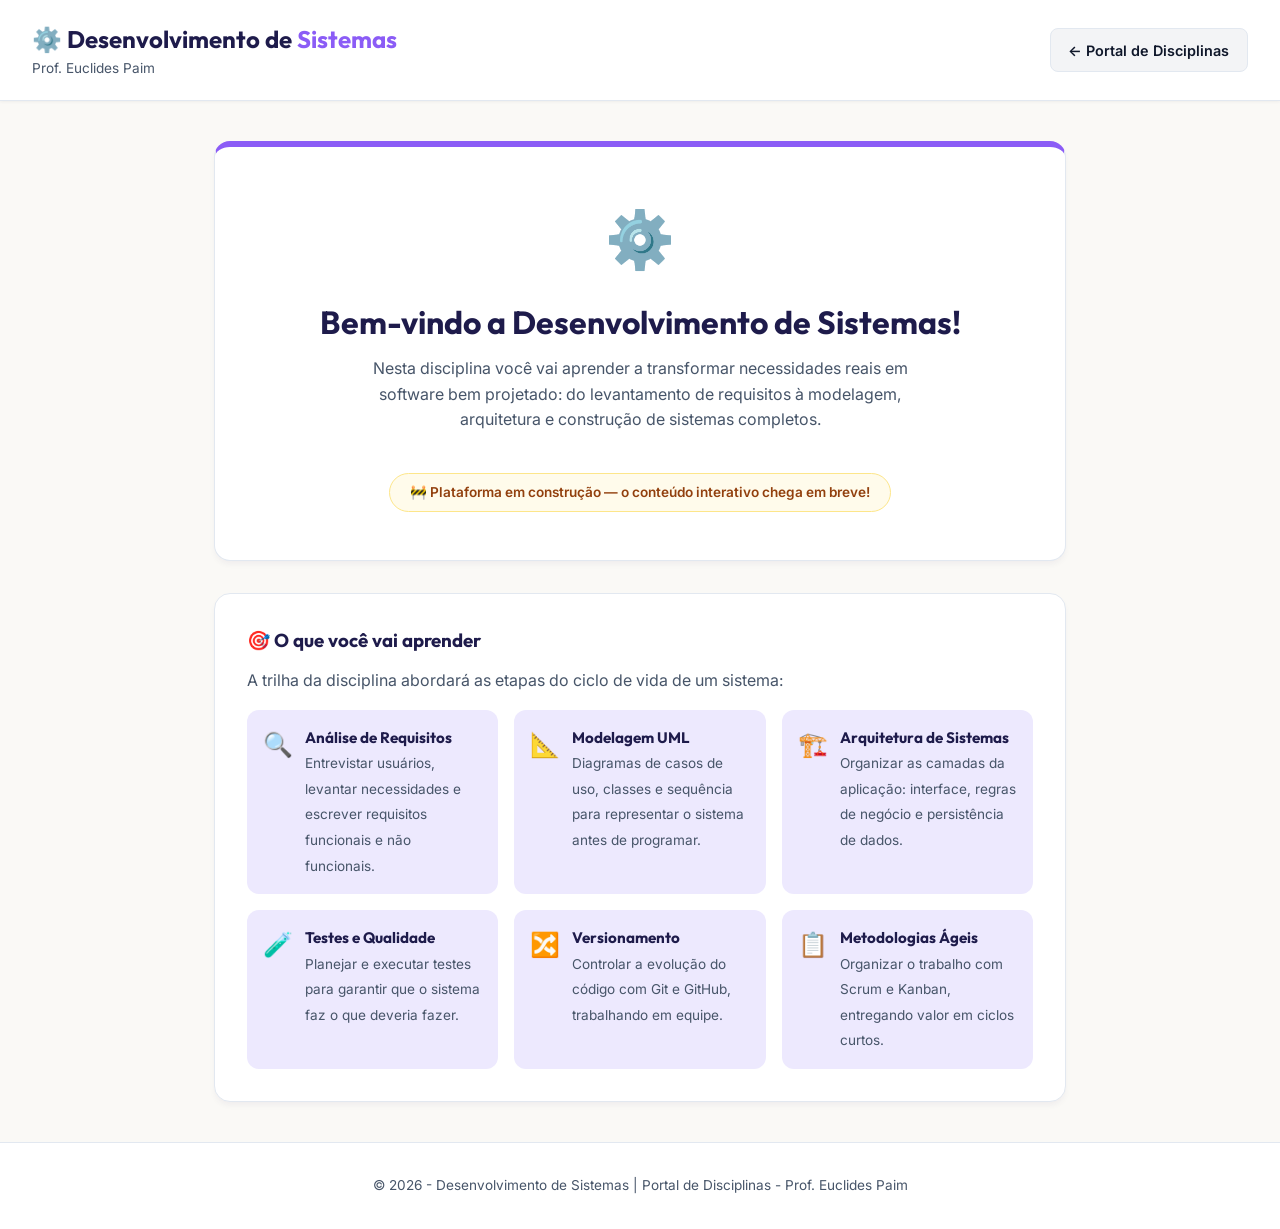
<file: Desenvolvimento-de-Sistemas/index.html>
<!DOCTYPE html>
<html lang="pt-BR">
<head>
  <meta charset="UTF-8">
  <meta name="viewport" content="width=device-width, initial-scale=1.0">
  <meta name="description" content="Plataforma didática de Desenvolvimento de Sistemas: análise de requisitos, modelagem UML, arquitetura e engenharia de software. Prof. Euclides Paim.">
  <title>Desenvolvimento de Sistemas</title>
  <link rel="icon" href="data:image/svg+xml,<svg xmlns='http://www.w3.org/2000/svg' viewBox='0 0 100 100'><text y='.9em' font-size='90'>⚙️</text></svg>">
  <style>
    @import url('https://fonts.googleapis.com/css2?family=Inter:wght@300;400;500;600;700&family=Outfit:wght@400;500;600;700&display=swap');

    :root {
      --bg-cream: #FAF9F6;
      --primary-indigo: #1E1B4B;
      --accent: #8B5CF6;
      --accent-soft: #EDE9FE;
      --text-main: #0F172A;
      --text-light: #475569;
      --border-color: #E2E8F0;
      --font-title: 'Outfit', sans-serif;
      --font-body: 'Inter', sans-serif;
    }

    * { margin: 0; padding: 0; box-sizing: border-box; }

    body {
      font-family: var(--font-body);
      background-color: var(--bg-cream);
      color: var(--text-main);
      min-height: 100vh;
      display: flex;
      flex-direction: column;
      line-height: 1.6;
    }

    header {
      background-color: white;
      border-bottom: 1px solid var(--border-color);
      padding: 1.25rem 2rem;
      display: flex;
      align-items: center;
      justify-content: space-between;
      gap: 1rem;
      flex-wrap: wrap;
      box-shadow: 0 1px 3px rgba(0,0,0,0.05);
    }

    header h1 {
      font-family: var(--font-title);
      color: var(--primary-indigo);
      font-size: 1.5rem;
    }

    header h1 span { color: var(--accent); }

    header p { font-size: 0.85rem; color: var(--text-light); }

    .back-btn {
      background-color: #F3F4F6;
      border: 1px solid var(--border-color);
      color: var(--text-main);
      text-decoration: none;
      padding: 0.6rem 1.1rem;
      border-radius: 8px;
      font-size: 0.9rem;
      font-weight: 600;
      white-space: nowrap;
      transition: all 0.2s ease;
    }

    .back-btn:hover { background-color: var(--primary-indigo); color: white; }

    main {
      flex-grow: 1;
      max-width: 900px;
      width: 100%;
      margin: 2.5rem auto;
      padding: 0 1.5rem;
      display: flex;
      flex-direction: column;
      gap: 2rem;
    }

    .card {
      background-color: white;
      border: 1px solid var(--border-color);
      border-radius: 16px;
      padding: 2rem;
      box-shadow: 0 4px 6px -1px rgba(30, 27, 75, 0.05);
    }

    .hero {
      text-align: center;
      padding: 3rem 2rem;
      border-top: 6px solid var(--accent);
    }

    .hero .icon { font-size: 3.5rem; display: block; margin-bottom: 0.75rem; }

    .hero h2 {
      font-family: var(--font-title);
      color: var(--primary-indigo);
      font-size: 2rem;
      margin-bottom: 0.5rem;
    }

    .hero p {
      color: var(--text-light);
      max-width: 600px;
      margin: 0 auto;
    }

    .construction-badge {
      display: inline-block;
      margin-top: 1.5rem;
      background-color: #FFFBEB;
      border: 1px solid #FDE68A;
      color: #92400E;
      font-size: 0.85rem;
      font-weight: 600;
      padding: 0.5rem 1.25rem;
      border-radius: 30px;
    }

    .card h3 {
      font-family: var(--font-title);
      color: var(--primary-indigo);
      margin-bottom: 0.75rem;
    }

    .card > p { color: var(--text-light); margin-bottom: 1rem; }

    .topics-grid {
      display: grid;
      grid-template-columns: repeat(auto-fit, minmax(240px, 1fr));
      gap: 1rem;
      margin-top: 1rem;
    }

    .topic {
      display: flex;
      align-items: flex-start;
      gap: 0.75rem;
      background-color: var(--accent-soft);
      border-radius: 12px;
      padding: 1rem;
    }

    .topic .emoji { font-size: 1.5rem; }

    .topic strong {
      display: block;
      font-size: 0.95rem;
      color: var(--primary-indigo);
      font-family: var(--font-title);
    }

    .topic span { font-size: 0.85rem; color: var(--text-light); }

    footer {
      text-align: center;
      padding: 2rem 1rem;
      color: var(--text-light);
      font-size: 0.85rem;
      border-top: 1px solid var(--border-color);
      background-color: white;
      margin-top: auto;
    }
  </style>
</head>
<body>

  <header>
    <div>
      <h1>⚙️ Desenvolvimento de <span>Sistemas</span></h1>
      <p>Prof. Euclides Paim</p>
    </div>
    <a href="../index.html" class="back-btn">← Portal de Disciplinas</a>
  </header>

  <main>

    <section class="card hero">
      <span class="icon">⚙️</span>
      <h2>Bem-vindo a Desenvolvimento de Sistemas!</h2>
      <p>Nesta disciplina você vai aprender a transformar necessidades reais em software bem projetado: do levantamento de requisitos à modelagem, arquitetura e construção de sistemas completos.</p>
      <span class="construction-badge">🚧 Plataforma em construção — o conteúdo interativo chega em breve!</span>
    </section>

    <section class="card">
      <h3>🎯 O que você vai aprender</h3>
      <p>A trilha da disciplina abordará as etapas do ciclo de vida de um sistema:</p>
      <div class="topics-grid">
        <div class="topic">
          <span class="emoji">🔍</span>
          <div>
            <strong>Análise de Requisitos</strong>
            <span>Entrevistar usuários, levantar necessidades e escrever requisitos funcionais e não funcionais.</span>
          </div>
        </div>
        <div class="topic">
          <span class="emoji">📐</span>
          <div>
            <strong>Modelagem UML</strong>
            <span>Diagramas de casos de uso, classes e sequência para representar o sistema antes de programar.</span>
          </div>
        </div>
        <div class="topic">
          <span class="emoji">🏗️</span>
          <div>
            <strong>Arquitetura de Sistemas</strong>
            <span>Organizar as camadas da aplicação: interface, regras de negócio e persistência de dados.</span>
          </div>
        </div>
        <div class="topic">
          <span class="emoji">🧪</span>
          <div>
            <strong>Testes e Qualidade</strong>
            <span>Planejar e executar testes para garantir que o sistema faz o que deveria fazer.</span>
          </div>
        </div>
        <div class="topic">
          <span class="emoji">🔀</span>
          <div>
            <strong>Versionamento</strong>
            <span>Controlar a evolução do código com Git e GitHub, trabalhando em equipe.</span>
          </div>
        </div>
        <div class="topic">
          <span class="emoji">📋</span>
          <div>
            <strong>Metodologias Ágeis</strong>
            <span>Organizar o trabalho com Scrum e Kanban, entregando valor em ciclos curtos.</span>
          </div>
        </div>
      </div>
    </section>

  </main>

  <footer>
    <p>&copy; 2026 - Desenvolvimento de Sistemas | Portal de Disciplinas - Prof. Euclides Paim</p>
  </footer>

</body>
</html>
</file>
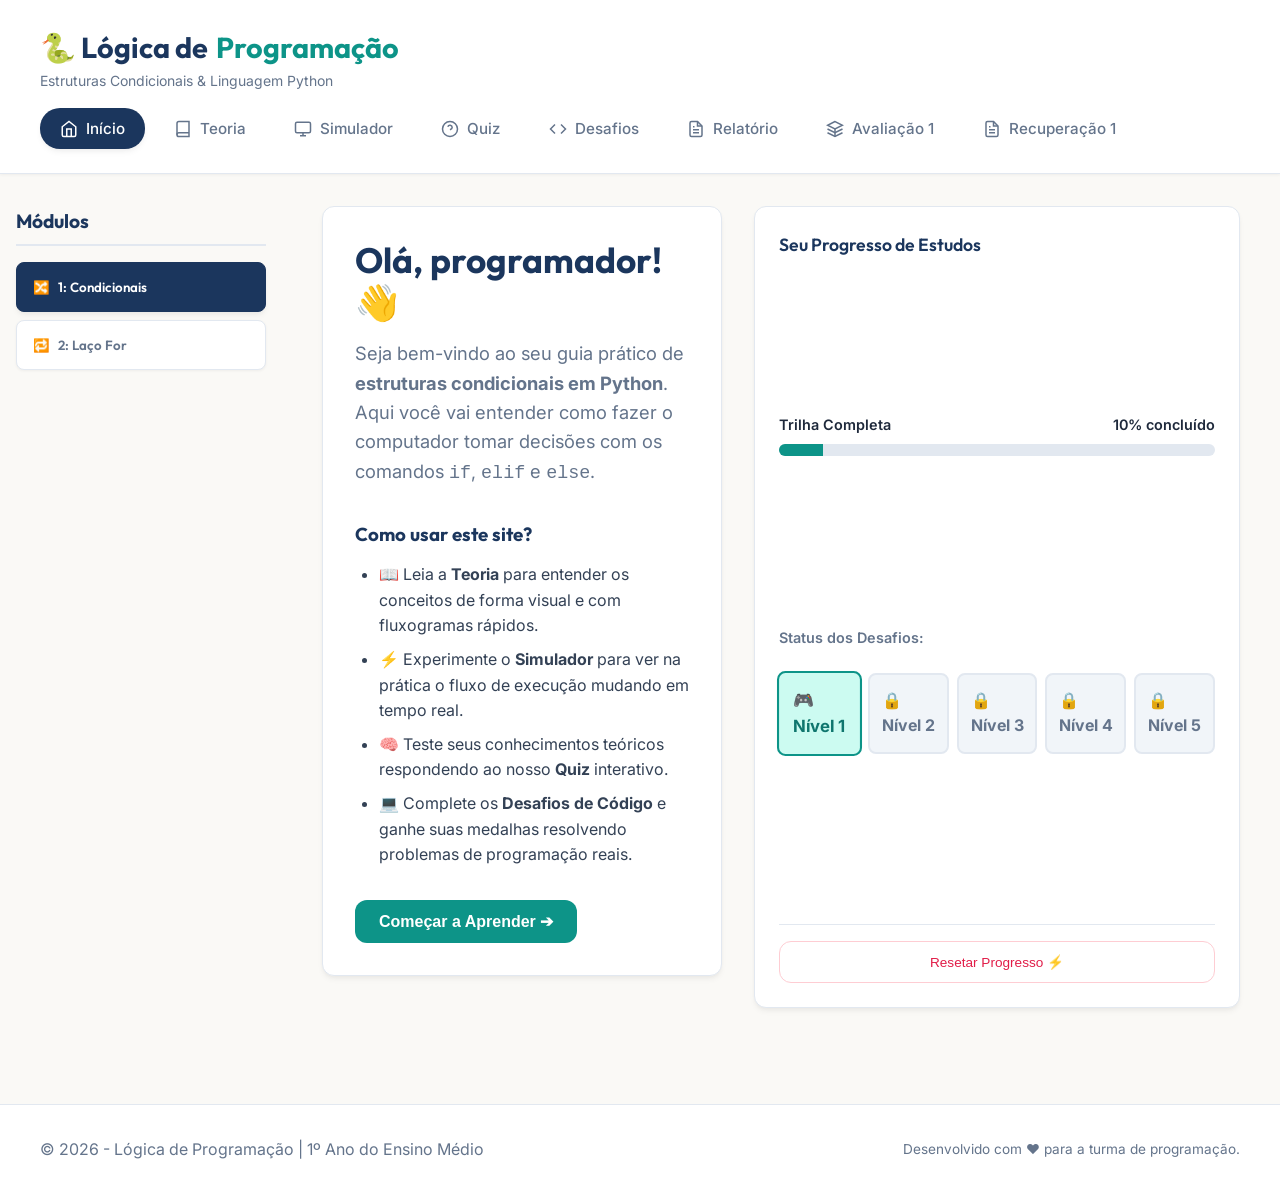
<file: Logica-de-Programacao/index.html>
<!DOCTYPE html>
<html lang="pt-BR">
<head>
  <meta charset="UTF-8">
  <meta name="viewport" content="width=device-width, initial-scale=1.0">
  <meta name="description" content="Site interativo para aprender estruturas condicionais (if, elif, else) em Python. Feito especialmente para alunos do Ensino Médio de Lógica de Programação.">
  <title>Lógica de Programação</title>
  <link rel="icon" href="data:image/svg+xml,<svg xmlns='http://www.w3.org/2000/svg' viewBox='0 0 100 100'><text y='.9em' font-size='90'>🐍</text></svg>">
  <link rel="stylesheet" href="style.css">
</head>
<body>

  <!-- CABEÇALHO E NAVEGAÇÃO -->
  <header>
    <div class="header-container">
      <div class="logo-section">
        <h1>🐍 Lógica de <span>Programação</span></h1>
        <p>Estruturas Condicionais &amp; Linguagem Python</p>
      </div>
      
      <nav>
        <button class="tab-btn active" data-tab="home" id="tab-nav-home">
          <svg width="18" height="18" viewBox="0 0 24 24" fill="none" stroke="currentColor" stroke-width="2"><path d="M3 9l9-7 9 7v11a2 2 0 0 1-2 2H5a2 2 0 0 1-2-2z"></path><polyline points="9 22 9 12 15 12 15 22"></polyline></svg>
          Início
        </button>
        <button class="tab-btn" data-tab="theory" id="tab-nav-theory">
          <svg width="18" height="18" viewBox="0 0 24 24" fill="none" stroke="currentColor" stroke-width="2"><path d="M4 19.5A2.5 2.5 0 0 1 6.5 17H20"></path><path d="M6.5 2H20v20H6.5A2.5 2.5 0 0 1 4 19.5v-15A2.5 2.5 0 0 1 6.5 2z"></path></svg>
          Teoria
        </button>
        <button class="tab-btn" data-tab="simulator" id="tab-nav-simulator">
          <svg width="18" height="18" viewBox="0 0 24 24" fill="none" stroke="currentColor" stroke-width="2"><rect x="2" y="3" width="20" height="14" rx="2" ry="2"></rect><line x1="8" y1="21" x2="16" y2="21"></line><line x1="12" y1="17" x2="12" y2="21"></line></svg>
          Simulador
        </button>
        <button class="tab-btn" data-tab="quiz" id="tab-nav-quiz">
          <svg width="18" height="18" viewBox="0 0 24 24" fill="none" stroke="currentColor" stroke-width="2"><circle cx="12" cy="12" r="10"></circle><path d="M9.09 9a3 3 0 0 1 5.83 1c0 2-3 3-3 3"></path><line x1="12" y1="17" x2="12.01" y2="17"></line></svg>
          Quiz
        </button>
        <button class="tab-btn" data-tab="challenges" id="tab-nav-challenges">
          <svg width="18" height="18" viewBox="0 0 24 24" fill="none" stroke="currentColor" stroke-width="2"><polyline points="16 18 22 12 16 6"></polyline><polyline points="8 6 2 12 8 18"></polyline></svg>
          Desafios
        </button>
        <button class="tab-btn" data-tab="report" id="tab-nav-report">
          <svg width="18" height="18" viewBox="0 0 24 24" fill="none" stroke="currentColor" stroke-width="2"><path d="M14 2H6a2 2 0 0 0-2 2v16a2 2 0 0 0 2 2h12a2 2 0 0 0 2-2V8z"></path><polyline points="14 2 14 8 20 8"></polyline><line x1="16" y1="13" x2="8" y2="13"></line><line x1="16" y1="17" x2="8" y2="17"></line><polyline points="10 9 9 9 8 9"></polyline></svg>
          Relatório
        </button>
        <button class="tab-btn" data-tab="exam" id="tab-nav-exam">
          <svg width="18" height="18" viewBox="0 0 24 24" fill="none" stroke="currentColor" stroke-width="2"><path d="M12 2L2 7l10 5 10-5-10-5z"></path><path d="M2 17l10 5 10-5"></path><path d="M2 12l10 5 10-5"></path><path d="M12 12v10"></path></svg>
          Avaliação 1
        </button>
        <button class="tab-btn" data-tab="recovery" id="tab-nav-recovery">
          <svg width="18" height="18" viewBox="0 0 24 24" fill="none" stroke="currentColor" stroke-width="2"><path d="M14 2H6a2 2 0 0 0-2 2v16a2 2 0 0 0 2 2h12a2 2 0 0 0 2-2V8z"></path><polyline points="14 2 14 8 20 8"></polyline><line x1="16" y1="13" x2="8" y2="13"></line><line x1="16" y1="17" x2="8" y2="17"></line><polyline points="10 9 9 9 8 9"></polyline></svg>
          Recuperação 1
        </button>
      </nav>
    </div>
  </header>

  <div class="app-container">
    <!-- MENU LATERAL SANFONA -->
    <aside class="app-sidebar">
      <div class="sidebar-header">
        <h2>Módulos</h2>
      </div>
      <div class="accordion-menu">
        <button class="accordion-item active" id="module-btn-condicionais" onclick="loadModule('condicionais')">
          <span class="icon">🔀</span> 1: Condicionais
        </button>
        <button class="accordion-item" id="module-btn-laco_for" onclick="loadModule('laco_for')">
          <span class="icon">🔁</span> 2: Laço For
        </button>
      </div>
    </aside>

    <!-- CONTEÚDO PRINCIPAL -->
    <main>
    
    <!-- ABA 1: INÍCIO / VISÃO GERAL -->
    <section id="home-tab" class="tab-content active">
      <div class="welcome-grid">
        <div class="card welcome-box">
          <h2>Olá, programador! 👋</h2>
          <p class="intro-text">
            Seja bem-vindo ao seu guia prático de <strong>estruturas condicionais em Python</strong>. 
            Aqui você vai entender como fazer o computador tomar decisões com os comandos <code>if</code>, <code>elif</code> e <code>else</code>.
          </p>
          
          <div style="margin-top: 2rem;">
            <h3 style="font-family: var(--font-title); color: var(--primary-navy); margin-bottom: 0.75rem;">Como usar este site?</h3>
            <ul style="margin-left: 1.5rem; display: flex; flex-direction: column; gap: 0.5rem; color: #334155;">
              <li>📖 Leia a <strong>Teoria</strong> para entender os conceitos de forma visual e com fluxogramas rápidos.</li>
              <li>⚡ Experimente o <strong>Simulador</strong> para ver na prática o fluxo de execução mudando em tempo real.</li>
              <li>🧠 Teste seus conhecimentos teóricos respondendo ao nosso <strong>Quiz</strong> interativo.</li>
              <li>💻 Complete os <strong>Desafios de Código</strong> e ganhe suas medalhas resolvendo problemas de programação reais.</li>
            </ul>
          </div>
          
          <div style="margin-top: 2rem;">
            <button onclick="switchTab('theory')" class="primary-btn" id="start-learning-btn">Começar a Aprender ➔</button>
          </div>
        </div>
        
        <div class="stats-card">
          <div class="stats-header">Seu Progresso de Estudos</div>
          
          <div>
            <div style="display: flex; justify-content: space-between; font-size: 0.9rem; font-weight: 600; margin-bottom: 0.25rem;">
              <span>Trilha Completa</span>
              <span id="progress-percent-text">0% concluído</span>
            </div>
            <div class="progress-bar-container">
              <div class="progress-fill" id="total-progress-fill"></div>
            </div>
          </div>
          
          <div style="margin-top: 1.5rem;">
            <div style="font-weight: 600; font-size: 0.9rem; color: var(--text-light); margin-bottom: 0.5rem;">Status dos Desafios:</div>
            <div class="level-badge-container">
              <div class="level-badge" id="badge-lvl-1" onclick="switchTab('challenges'); selectChallenge(1);">1</div>
              <div class="level-badge" id="badge-lvl-2" onclick="switchTab('challenges'); selectChallenge(2);">2</div>
              <div class="level-badge" id="badge-lvl-3" onclick="switchTab('challenges'); selectChallenge(3);">3</div>
              <div class="level-badge" id="badge-lvl-4" onclick="switchTab('challenges'); selectChallenge(4);">4</div>
              <div class="level-badge" id="badge-lvl-5" onclick="switchTab('challenges'); selectChallenge(5);">5</div>
            </div>
          </div>
          
          <div style="margin-top: 2rem; border-top: 1px solid var(--border-color); padding-top: 1rem;">
            <button onclick="resetProgress()" class="btn-secondary" style="width: 100%; font-size: 0.85rem; color: var(--color-error); border-color: #FECDD3;" id="reset-progress-btn">
              Resetar Progresso ⚡
            </button>
          </div>
        </div>
      </div>
      
      <!-- Banner Final de Conclusão -->
      <div id="final-achievement-banner" class="achievement-banner" style="display: none; margin-top: 2rem;">
        <span class="achievement-icon">🏆</span>
        <div class="achievement-text">
          <h3>Incrível! Trilha 100% Concluída!</h3>
          <p>Você dominou os conceitos de if, elif e else e completou com sucesso todos os desafios propostos para a aula. Parabéns pela dedicação!</p>
        </div>
      </div>
    </section>

    <!-- ABA 2: TEORIA -->
    <section id="theory-tab" class="tab-content">
      <div class="card">
        <h2 class="card-title">📖 Guia de Teoria Interativa</h2>
        <p style="color: var(--text-light); margin-bottom: 2rem;" id="theory-intro-text">
          Imagine que você está programando um jogo de corrida. Se o carro passar pela linha de chegada, o jogo deve parar e mostrar 'Você venceu!'. Caso contrário, o carro continua correndo. Essa tomada de decisão no código é feita usando estruturas condicionais.
        </p>
        
        <div class="theory-nav">
          <button class="theory-tab-btn active" data-concept="if" id="theory-btn-if">O comando IF (Se)</button>
          <button class="theory-tab-btn" data-concept="else" id="theory-btn-else">O comando ELSE (Senão)</button>
          <button class="theory-tab-btn" data-concept="elif" id="theory-btn-elif">O comando ELIF (Senão Se)</button>
          <button class="theory-tab-btn" data-concept="operators" id="theory-btn-operators">Valores e Operadores Lógicos</button>
        </div>
        
        <div class="theory-grid">
          <!-- Textos explicativos -->
          <div>
            <!-- Conteúdo IF -->
            <div id="theory-content-if" class="theory-body-content active">
              <h3 style="color: var(--primary-navy); margin-bottom: 0.5rem; font-family: var(--font-title);">1. O comando 'if' (Se)</h3>
              <p style="margin-bottom: 1rem; color: #334155;">
                O <code>if</code> é o ponto de partida. Ele testa uma condição. Se essa condição for <strong>verdadeira (True)</strong>, o bloco de código que está recuado (indentado) logo abaixo dele é executado.
              </p>
              <p class="code-snippet" style="margin-bottom: 1rem;">energia = 80

if energia > 50:
    print("O personagem pode correr!")</p>
              <div style="background-color: var(--bg-cream); border-left: 4px solid var(--accent-teal); padding: 0.8rem; border-radius: 4px; font-size: 0.9rem;">
                <strong>Analogia:</strong> Se estiver chovendo, eu abro o guarda-chuva.
              </div>
            </div>
            
            <!-- Conteúdo ELSE -->
            <div id="theory-content-else" class="theory-body-content">
              <h3 style="color: var(--primary-navy); margin-bottom: 0.5rem; font-family: var(--font-title);">2. O comando 'else' (Senão)</h3>
              <p style="margin-bottom: 1rem; color: #334155;">
                O <code>else</code> serve para quando a condição do <code>if</code> for <strong>falsa (False)</strong>. Ele é o plano B: se a primeira condição não deu certo, o código entra obrigatoriamente no <code>else</code>.
              </p>
              <p class="code-snippet" style="margin-bottom: 1rem;">temperatura = 15

if temperatura > 25:
    print("Está calor.")
else:
    print("Está frio ou fresco.")</p>
              <div style="background-color: var(--bg-cream); border-left: 4px solid var(--accent-teal); padding: 0.8rem; border-radius: 4px; font-size: 0.9rem;">
                <strong>Analogia:</strong> Se fizer sol, vou à praia. Senão, fico em casa jogando videogame.
              </div>
            </div>
            
            <!-- Conteúdo ELIF -->
            <div id="theory-content-elif" class="theory-body-content">
              <h3 style="color: var(--primary-navy); margin-bottom: 0.5rem; font-family: var(--font-title);">3. O comando 'elif' (Senão Se)</h3>
              <p style="margin-bottom: 1rem; color: #334155;">
                E se você tiver mais de duas opções? O <code>elif</code> (abreviação de <em>else if</em>) permite testar condições extras em ordem. O Python vai testando uma por uma até achar uma verdadeira. Se nenhuma for verdadeira, ele executa o <code>else</code> no final.
              </p>
              <p class="code-snippet" style="margin-bottom: 1rem;">nota = 8.5

if nota >= 9.0:
    print("Excelente!")
elif nota >= 7.0:
    print("Muito bom!")
else:
    print("Precisa estudar mais!")</p>
              <div style="background-color: var(--bg-cream); border-left: 4px solid var(--accent-teal); padding: 0.8rem; border-radius: 4px; font-size: 0.9rem;">
                <strong>Analogia:</strong> Se eu tiver R$ 20, compro pizza. Senão, se eu tiver R$ 10, compro um pastel. Senão, como pão com queijo.
              </div>
            </div>

            <!-- Conteúdo OPERADORES E BOOLEANOS -->
            <div id="theory-content-operators" class="theory-body-content">
              <h3 style="color: var(--primary-navy); margin-bottom: 0.5rem; font-family: var(--font-title);">4. Valores Booleanos e Operadores Lógicos</h3>
              <p style="margin-bottom: 1rem; color: #334155;">
                Além de comparar números, as condições avaliam em valores booleanos (lógicos): <code>True</code> (Verdadeiro) ou <code>False</code> (Falso).
                Podemos combinar múltiplas condições no mesmo <code>if</code> usando <strong>operadores lógicos</strong>:
              </p>
              <ul style="margin-left: 1.5rem; margin-bottom: 1.5rem; display: flex; flex-direction: column; gap: 0.5rem; color: #334155;">
                <li><code>and</code> (E): Exige que <strong>todas</strong> as condições sejam verdadeiras.</li>
                <li><code>or</code> (OU): Exige que <strong>pelo menos uma</strong> condição seja verdadeira.</li>
                <li><code>not</code> (NÃO): Inverte o valor lógico (ex: <code>not True</code> vira <code>False</code>).</li>
              </ul>
              <p class="code-snippet" style="margin-bottom: 1rem;"># Exemplo de condição composta
tem_ingresso = True
idade = 17

if tem_ingresso and idade >= 16:
    print("Acesso liberado!")</p>
              <div style="background-color: var(--bg-cream); border-left: 4px solid var(--accent-teal); padding: 0.8rem; border-radius: 4px; font-size: 0.9rem;">
                <strong>Analogia:</strong> Vou à praia se fizer sol <em>E</em> eu tiver dinheiro. Vou de ônibus se estiver chovendo <em>OU</em> se eu estiver cansado.
              </div>
            </div>
            
            <div style="margin-top: 1.5rem; background-color: var(--color-warning-bg); color: #92400E; padding: 1rem; border-radius: var(--border-radius-sm); font-size: 0.9rem; border-left: 4px solid var(--color-warning);">
              <strong>⚠️ Regra de Ouro do Python: Indentação!</strong><br>No Python, os blocos de código pertencentes ao <code>if</code>, <code>elif</code> e <code>else</code> devem estar <strong>afastados da margem esquerda</strong> (geralmente por 4 espaços ou 1 tab). Isso mostra ao Python o que está "dentro" da condição.
            </div>
          </div>
          
          <!-- Fluxograma interativo lateral -->
          <div class="flowchart-card">
            <h4 style="font-family: var(--font-title); color: var(--primary-navy); margin-bottom: 1rem; font-size: 1.1rem; text-align: center;">Fluxo de Decisão Visual</h4>
            <div id="theory-flowchart-area" style="width: 100%;">
              <!-- Inserido dinamicamente via JS -->
            </div>
          </div>
        </div>
      </div>

      <!-- SEÇÃO DE SLIDES EM PDF -->
      <div class="card" style="margin-top: 2rem;">
        <h2 class="card-title">📚 Slides Teóricos da Disciplina</h2>
        <p style="color: var(--text-light); margin-bottom: 1.5rem;">
          Acesse e faça o download dos slides em PDF utilizados em sala de aula para acompanhar e revisar a matéria de Lógica de Programação:
        </p>
        
        <div class="pdf-slides-grid">
          <!-- Slide 1 -->
          <div class="pdf-slide-card">
            <div class="pdf-slide-info">
              <div class="pdf-icon-wrapper">
                <svg viewBox="0 0 24 24" width="24" height="24" stroke="currentColor" stroke-width="2" fill="none" stroke-linecap="round" stroke-linejoin="round">
                  <path d="M14 2H6a2 2 0 0 0-2 2v16a2 2 0 0 0 2 2h12a2 2 0 0 0 2-2V8z"></path>
                  <polyline points="14 2 14 8 20 8"></polyline>
                  <line x1="16" y1="13" x2="8" y2="13"></line>
                  <line x1="16" y1="17" x2="8" y2="17"></line>
                  <polyline points="10 9 9 9 8 9"></polyline>
                </svg>
              </div>
              <div class="pdf-details">
                <span class="pdf-slide-title">1. Apresentação da Disciplina</span>
                <span class="pdf-slide-meta">209 KB • PDF</span>
              </div>
            </div>
            <div class="pdf-slide-actions">
              <a href="teoria/[101]1 - Apresentação da Disciplina.pdf" target="_blank" class="pdf-btn-primary">
                Visualizar ➔
              </a>
              <a href="teoria/[101]1 - Apresentação da Disciplina.pdf" download class="pdf-btn-secondary" title="Baixar Slide">
                <svg width="16" height="16" viewBox="0 0 24 24" fill="none" stroke="currentColor" stroke-width="2">
                  <path d="M21 15v4a2 2 0 0 1-2 2H5a2 2 0 0 1-2-2v-4"></path>
                  <polyline points="7 10 12 15 17 10"></polyline>
                  <line x1="12" y1="15" x2="12" y2="3"></line>
                </svg>
              </a>
            </div>
          </div>

          <!-- Slide 2 -->
          <div class="pdf-slide-card">
            <div class="pdf-slide-info">
              <div class="pdf-icon-wrapper">
                <svg viewBox="0 0 24 24" width="24" height="24" stroke="currentColor" stroke-width="2" fill="none" stroke-linecap="round" stroke-linejoin="round">
                  <path d="M14 2H6a2 2 0 0 0-2 2v16a2 2 0 0 0 2 2h12a2 2 0 0 0 2-2V8z"></path>
                  <polyline points="14 2 14 8 20 8"></polyline>
                  <line x1="16" y1="13" x2="8" y2="13"></line>
                  <line x1="16" y1="17" x2="8" y2="17"></line>
                  <polyline points="10 9 9 9 8 9"></polyline>
                </svg>
              </div>
              <div class="pdf-details">
                <span class="pdf-slide-title">2. Introdução à Lógica</span>
                <span class="pdf-slide-meta">1.1 MB • PDF</span>
              </div>
            </div>
            <div class="pdf-slide-actions">
              <a href="teoria/[101]2-Introducao a Logica de Programacao.pdf" target="_blank" class="pdf-btn-primary">
                Visualizar ➔
              </a>
              <a href="teoria/[101]2-Introducao a Logica de Programacao.pdf" download class="pdf-btn-secondary" title="Baixar Slide">
                <svg width="16" height="16" viewBox="0 0 24 24" fill="none" stroke="currentColor" stroke-width="2">
                  <path d="M21 15v4a2 2 0 0 1-2 2H5a2 2 0 0 1-2-2v-4"></path>
                  <polyline points="7 10 12 15 17 10"></polyline>
                  <line x1="12" y1="15" x2="12" y2="3"></line>
                </svg>
              </a>
            </div>
          </div>

          <!-- Slide 3 -->
          <div class="pdf-slide-card">
            <div class="pdf-slide-info">
              <div class="pdf-icon-wrapper">
                <svg viewBox="0 0 24 24" width="24" height="24" stroke="currentColor" stroke-width="2" fill="none" stroke-linecap="round" stroke-linejoin="round">
                  <path d="M14 2H6a2 2 0 0 0-2 2v16a2 2 0 0 0 2 2h12a2 2 0 0 0 2-2V8z"></path>
                  <polyline points="14 2 14 8 20 8"></polyline>
                  <line x1="16" y1="13" x2="8" y2="13"></line>
                  <line x1="16" y1="17" x2="8" y2="17"></line>
                  <polyline points="10 9 9 9 8 9"></polyline>
                </svg>
              </div>
              <div class="pdf-details">
                <span class="pdf-slide-title">3. Entrada e Saída de Dados</span>
                <span class="pdf-slide-meta">600 KB • PDF</span>
              </div>
            </div>
            <div class="pdf-slide-actions">
              <a href="teoria/[101]3-Entrada e Saida de Dados.pdf" target="_blank" class="pdf-btn-primary">
                Visualizar ➔
              </a>
              <a href="teoria/[101]3-Entrada e Saida de Dados.pdf" download class="pdf-btn-secondary" title="Baixar Slide">
                <svg width="16" height="16" viewBox="0 0 24 24" fill="none" stroke="currentColor" stroke-width="2">
                  <path d="M21 15v4a2 2 0 0 1-2 2H5a2 2 0 0 1-2-2v-4"></path>
                  <polyline points="7 10 12 15 17 10"></polyline>
                  <line x1="12" y1="15" x2="12" y2="3"></line>
                </svg>
              </a>
            </div>
          </div>

          <!-- Slide 4 -->
          <div class="pdf-slide-card">
            <div class="pdf-slide-info">
              <div class="pdf-icon-wrapper">
                <svg viewBox="0 0 24 24" width="24" height="24" stroke="currentColor" stroke-width="2" fill="none" stroke-linecap="round" stroke-linejoin="round">
                  <path d="M14 2H6a2 2 0 0 0-2 2v16a2 2 0 0 0 2 2h12a2 2 0 0 0 2-2V8z"></path>
                  <polyline points="14 2 14 8 20 8"></polyline>
                  <line x1="16" y1="13" x2="8" y2="13"></line>
                  <line x1="16" y1="17" x2="8" y2="17"></line>
                  <polyline points="10 9 9 9 8 9"></polyline>
                </svg>
              </div>
              <div class="pdf-details">
                <span class="pdf-slide-title">4. Teste Condicional</span>
                <span class="pdf-slide-meta">736 KB • PDF</span>
              </div>
            </div>
            <div class="pdf-slide-actions">
              <a href="teoria/[101]4-Teste Condicional.pdf" target="_blank" class="pdf-btn-primary">
                Visualizar ➔
              </a>
              <a href="teoria/[101]4-Teste Condicional.pdf" download class="pdf-btn-secondary" title="Baixar Slide">
                <svg width="16" height="16" viewBox="0 0 24 24" fill="none" stroke="currentColor" stroke-width="2">
                  <path d="M21 15v4a2 2 0 0 1-2 2H5a2 2 0 0 1-2-2v-4"></path>
                  <polyline points="7 10 12 15 17 10"></polyline>
                  <line x1="12" y1="15" x2="12" y2="3"></line>
                </svg>
              </a>
            </div>
          </div>

          <!-- Slide 5 -->
          <div class="pdf-slide-card">
            <div class="pdf-slide-info">
              <div class="pdf-icon-wrapper">
                <svg viewBox="0 0 24 24" width="24" height="24" stroke="currentColor" stroke-width="2" fill="none" stroke-linecap="round" stroke-linejoin="round">
                  <path d="M14 2H6a2 2 0 0 0-2 2v16a2 2 0 0 0 2 2h12a2 2 0 0 0 2-2V8z"></path>
                  <polyline points="14 2 14 8 20 8"></polyline>
                  <line x1="16" y1="13" x2="8" y2="13"></line>
                  <line x1="16" y1="17" x2="8" y2="17"></line>
                  <polyline points="10 9 9 9 8 9"></polyline>
                </svg>
              </div>
              <div class="pdf-details">
                <span class="pdf-slide-title">5. Laços de Repetição</span>
                <span class="pdf-slide-meta">377 KB • PDF</span>
              </div>
            </div>
            <div class="pdf-slide-actions">
              <a href="teoria/[101]5-Lacos de Repeticao..pdf" target="_blank" class="pdf-btn-primary">
                Visualizar ➔
              </a>
              <a href="teoria/[101]5-Lacos de Repeticao..pdf" download class="pdf-btn-secondary" title="Baixar Slide">
                <svg width="16" height="16" viewBox="0 0 24 24" fill="none" stroke="currentColor" stroke-width="2">
                  <path d="M21 15v4a2 2 0 0 1-2 2H5a2 2 0 0 1-2-2v-4"></path>
                  <polyline points="7 10 12 15 17 10"></polyline>
                  <line x1="12" y1="15" x2="12" y2="3"></line>
                </svg>
              </a>
            </div>
          </div>
        </div>
      </div>
    </section>

    <!-- ABA 3: SIMULADOR DE FLUXO -->
    <section id="simulator-tab" class="tab-content">
      <div class="card">
        <h2 class="card-title">⚡ Simulador de Execução Passo a Passo</h2>
        <p style="color: var(--text-light); margin-bottom: 1.5rem;">
          Mova os controles deslizantes para alterar o valor da nota. Observe em tempo real qual linha do código em Python é executada (iluminada em verde) e o que é impresso no console.
        </p>
        
        <div class="simulator-layout" id="sim-if-view">
          <!-- Controles do Simulador IF -->
          <div class="controls-card">
            <div class="control-item">
              <label for="sim-slider-nota">Alterar a Nota do Aluno:</label>
              <div class="control-slider-container">
                <input type="range" id="sim-slider-nota" class="control-slider" min="0" max="10" step="0.5" value="7.5">
                <span class="control-value" id="sim-val-nota">7.5</span>
              </div>
              <p style="font-size: 0.85rem; color: var(--text-light); margin-top: 0.5rem;">
                Nota &gt;= 9.0 (Excelente) | Nota &gt;= 7.0 (Muito bom) | Nota &lt; 7.0 (Estudar mais)
              </p>
            </div>
            
            <div style="background-color: var(--accent-teal-light); color: var(--accent-teal-hover); padding: 1rem; border-radius: var(--border-radius-sm); font-size: 0.9rem;">
              <strong>💡 O que observar?</strong><br>
              Perceba que quando a nota é maior que 9.0, a condição do <code>if</code> é satisfeita, então ele <strong>ignora</strong> as condições do <code>elif</code> e do <code>else</code> inteiramente. Se a nota for menor que 7.0, ele avalia as duas condições falsas e entra obrigatoriamente no <code>else</code>.
            </div>
          </div>
          
          <!-- Visualizador do Código e Console IF -->
          <div class="sim-code-card">
            <div class="sim-code-editor">
              <div class="sim-line" id="sim-line-1">nota = <span style="color: #38BDF8;" id="sim-code-val">7.5</span></div>
              <div class="sim-line" id="sim-line-2"></div>
              <div class="sim-line" id="sim-line-3"><span style="color: #F43F5E;">if</span> nota &gt;= <span style="color: #F59E0B;">9.0</span>:</div>
              <div class="sim-line" id="sim-line-4">    <span style="color: #A855F7;">print</span>(<span style="color: #10B981;">"Excelente!"</span>)</div>
              <div class="sim-line" id="sim-line-5"><span style="color: #F43F5E;">elif</span> nota &gt;= <span style="color: #F59E0B;">7.0</span>:</div>
              <div class="sim-line" id="sim-line-6">    <span style="color: #A855F7;">print</span>(<span style="color: #10B981;">"Muito bom!"</span>)</div>
              <div class="sim-line" id="sim-line-7"><span style="color: #F43F5E;">else</span>:</div>
              <div class="sim-line" id="sim-line-8">    <span style="color: #A855F7;">print</span>(<span style="color: #10B981;">"Precisa estudar mais!"</span>)</div>
            </div>
            
            <div class="sim-console">
              <div id="sim-console-output" style="color: #E2E8F0; font-weight: 500;"></div>
            </div>
          </div>
        </div>

        <div class="simulator-layout" id="sim-for-view" style="display: none;">
          <!-- Controles do Simulador FOR -->
          <div class="controls-card">
            <div class="control-item">
              <label for="sim-slider-for">Número de Voltas (N):</label>
              <div class="control-slider-container">
                <input type="range" id="sim-slider-for" class="control-slider" min="1" max="5" step="1" value="3">
                <span class="control-value" id="sim-val-for">3</span>
              </div>
              <p style="font-size: 0.85rem; color: var(--text-light); margin-top: 0.5rem;">
                Controla quantas vezes o bloco será executado (de 1 a 5).
              </p>
            </div>
            <div style="margin-top: 1rem;">
              <button onclick="runForSimulatorAnimation()" class="primary-btn" id="btn-run-for-sim">Executar Animação ▶️</button>
            </div>
            
            <div style="background-color: var(--accent-teal-light); color: var(--accent-teal-hover); padding: 1rem; border-radius: var(--border-radius-sm); font-size: 0.9rem; margin-top: 1rem;">
              <strong>💡 O que observar?</strong><br>
              O <code>for</code> passa por todos os valores gerados pela função <code>range()</code>. A variável <code>i</code> assume um novo valor a cada volta e executa o corpo inteiro do laço antes de voltar ao início.
            </div>
          </div>
          
          <!-- Visualizador do Código e Console FOR -->
          <div class="sim-code-card">
            <div class="sim-code-editor">
              <div class="sim-line" id="sim-for-line-1">voltas = <span style="color: #38BDF8;" id="sim-code-for-val">3</span></div>
              <div class="sim-line" id="sim-for-line-2"></div>
              <div class="sim-line" id="sim-for-line-3"><span style="color: #F43F5E;">for</span> i <span style="color: #F43F5E;">in</span> <span style="color: #38BDF8;">range</span>(voltas):</div>
              <div class="sim-line" id="sim-for-line-4">    <span style="color: #A855F7;">print</span>(<span style="color: #10B981;">"Volta número:"</span>, i)</div>
              <div class="sim-line" id="sim-for-line-5"><span style="color: #A855F7;">print</span>(<span style="color: #10B981;">"Fim da corrida!"</span>)</div>
            </div>
            
            <div class="sim-console">
              <div id="sim-console-output-for" style="color: #E2E8F0; font-weight: 500; white-space: pre-wrap;"></div>
            </div>
          </div>
        </div>
      </div>
    </section>

    <!-- ABA 4: QUIZ -->
    <section id="quiz-tab" class="tab-content">
      <div class="card" id="quiz-card-wrapper" style="max-width: 800px; margin: 0 auto;">
        <h2 class="card-title">🧠 Quiz Rápido de Lógica</h2>
        <p style="color: var(--text-light); margin-bottom: 2rem;">
          Responda a estas 5 perguntas para consolidar sua leitura teórica sobre fluxos condicionais.
        </p>
        
        <div id="quiz-container">
          <!-- Inserido dinamicamente via JS -->
        </div>
      </div>
    </section>

    <!-- ABA 5: DESAFIOS DE CÓDIGO -->
    <section id="challenges-tab" class="tab-content">
      <div class="challenges-grid">
        
        <!-- Lista de Desafios lateral -->
        <div class="challenge-list">
          <div class="challenge-list-title">Níveis de Prática</div>
          <div id="challenge-list-container">
            <!-- Gerado via JS -->
          </div>
        </div>
        
        <!-- Editor de Código Principal -->
        <div class="card workspace-card" style="padding: 1.5rem;">
          
          <div class="challenge-desc">
            <h3 id="chal-title">Nível 1: Recorde de Pontos 🏆</h3>
            <p id="chal-description">Carregando...</p>
          </div>
          
          <div>
            <div class="editor-header">
              <span>Editor de Código Python</span>
              <span class="lang">python 3</span>
            </div>
            <div class="editor-container">
              <div class="editor-wrapper notranslate" translate="no">
                <textarea id="chal-code-editor" class="code-textarea" spellcheck="false" translate="no" oninput="onCodeEditorInput(this.value); updateEditorHighlight(this, this.nextElementSibling)" onscroll="syncEditorScroll(this, this.nextElementSibling)"></textarea>
                <pre id="chal-code-highlight"><code></code></pre>
              </div>
            </div>
            
            <div class="editor-toolbar">
              <button onclick="resetChallengeCode()" class="btn-secondary" id="editor-reset-btn">Resetar Código 🔄</button>
              <button onclick="runAndValidateCode()" class="primary-btn" id="editor-run-btn">
                <svg width="18" height="18" viewBox="0 0 24 24" fill="currentColor"><polygon points="5 3 19 12 5 21 5 3"></polygon></svg>
                Executar Código (Validar)
              </button>
            </div>
          </div>
          
          <!-- Painel de Resultados do Validador -->
          <div id="chal-results-panel" class="results-panel">
            <!-- Inserido dinamicamente via JS -->
          </div>
          
        </div>
        
      </div>
    </section>

    <!-- ABA 6: RELATÓRIO DE DESEMPENHO -->
    <section id="report-tab" class="tab-content">
      <div class="card" style="max-width: 800px; margin: 0 auto;">
        <div id="report-form-area" style="margin-bottom: 2rem; border-bottom: 1px solid var(--border-color); padding-bottom: 1.5rem;">
          <h2 class="card-title">📝 Relatório de Desempenho Escolar</h2>
          <p style="color: var(--text-light); margin-bottom: 1.5rem;">
            Digite o nome completo do aluno abaixo para carregar as estatísticas de estudo, nota média e o diagnóstico de pontos fortes, fracos e sugestões de prática.
          </p>
          <div style="display: flex; gap: 1rem; align-items: center; max-width: 500px; flex-wrap: wrap;">
            <label for="student-name-input" style="font-weight: 600; color: var(--primary-navy); min-width: 120px;">Nome do Aluno:</label>
            <input type="text" id="student-name-input" placeholder="Ex: Maria Eduarda Silva" style="flex-grow: 1; padding: 0.6rem 1rem; border: 1px solid var(--border-color); border-radius: var(--border-radius-sm); outline: none; font-size: 1rem;" oninput="updateStudentName(this.value)">
          </div>
        </div>
        
        <div id="report-output-area">
          <!-- Gerado dinamicamente via JS -->
        </div>
      </div>
    </section>

    <!-- ABA 7: AVALIAÇÃO 1 (PROTEGIDA POR SENHA) -->
    <section id="exam-tab" class="tab-content">
      <!-- Tela de Senha (mostrada inicialmente) -->
      <div id="exam-auth-card" class="card" style="max-width: 500px; margin: 2rem auto; text-align: center;">
        <div class="success-badge-large" style="background-color: var(--accent-teal-light); color: var(--accent-teal);">🔒</div>
        <h2 class="card-title" style="margin-top: 1rem;">Área Restrita: Avaliação 1</h2>
        <p style="color: var(--text-light); margin-bottom: 1.5rem;">
          Esta seção é reservada para a realização da prova de Lógica de Programação. Solicite a senha de acesso ao professor.
        </p>
        <div style="display: flex; flex-direction: column; gap: 1rem; align-items: center; width: 100%;">
          <input type="password" id="exam-password-input" placeholder="Digite a senha de acesso" style="width: 100%; max-width: 300px; padding: 0.6rem 1rem; border: 1px solid var(--border-color); border-radius: var(--border-radius-sm); font-size: 1rem; text-align: center; outline: none;" onkeydown="if(event.key === 'Enter') unlockExam()">
          <button onclick="unlockExam()" class="primary-btn" id="exam-unlock-btn" style="width: 100%; max-width: 300px; justify-content: center;">Acessar Avaliação ➔</button>
          <div id="exam-auth-error" style="color: var(--color-error); font-size: 0.9rem; font-weight: 600; display: none; margin-top: 0.5rem;">Senha incorreta. Tente novamente!</div>
        </div>
      </div>

      <!-- Área da Prova (mostrada somente após acertar a senha) -->
      <div id="exam-content-card" style="display: none;">
        <!-- Card de Identificação -->
        <div class="card" style="max-width: 800px; margin: 0 auto 2rem;">
          <h2 class="card-title">📝 Identificação dos Alunos (Duplas ou Individual)</h2>
          <p style="color: var(--text-light); margin-bottom: 1.5rem;">
            Insira o nome dos integrantes da dupla. Se estiver realizando a avaliação individualmente, preencha apenas o campo do Integrante 1.
          </p>
          <div style="display: flex; flex-direction: column; gap: 1rem; max-width: 600px;">
            <div style="display: flex; gap: 1rem; align-items: center; flex-wrap: wrap;">
              <label for="exam-student-name-1" style="font-weight: 600; color: var(--primary-navy); min-width: 160px;">Nome do Integrante 1:</label>
              <input type="text" id="exam-student-name-1" placeholder="Nome Completo do Aluno 1" style="flex-grow: 1; padding: 0.6rem 1rem; border: 1px solid var(--border-color); border-radius: var(--border-radius-sm); outline: none; font-size: 1rem;" oninput="onExamNameChange()">
            </div>
            <div style="display: flex; gap: 1rem; align-items: center; flex-wrap: wrap;">
              <label for="exam-student-name-2" style="font-weight: 600; color: var(--primary-navy); min-width: 160px;">Nome do Integrante 2:</label>
              <input type="text" id="exam-student-name-2" placeholder="Nome Completo do Aluno 2 (Opcional)" style="flex-grow: 1; padding: 0.6rem 1rem; border: 1px solid var(--border-color); border-radius: var(--border-radius-sm); outline: none; font-size: 1rem;" oninput="onExamNameChange()">
            </div>
          </div>
        </div>

        <!-- Área de Questões / Workspace do Exam -->
        <div class="exam-workspace-container" id="exam-questions-area" style="display: none; max-width: 1200px; margin: 0 auto;">
          <div class="challenges-grid">
            <!-- Lista de Questões lateral -->
            <div class="challenge-list">
              <div class="challenge-list-title" style="background-color: var(--primary-navy); color: #FFFFFF;">Questões da Prova</div>
              <div id="exam-list-container">
                <!-- Gerado via JS (Questão 1, 2, 3) -->
              </div>
            </div>

            <!-- Editor de Código da Questão Ativa -->
            <div class="card workspace-card" style="padding: 1.5rem;">
              <div class="challenge-desc">
                <h3 id="exam-q-title">Questão 1</h3>
                <p id="exam-q-description">Carregando...</p>
              </div>

              <div>
                <div class="editor-header" style="background-color: var(--primary-navy);">
                  <span>Editor de Código (Avaliação)</span>
                  <span class="lang">python 3</span>
                </div>
                <div class="editor-container">
                  <div class="editor-wrapper notranslate" translate="no">
                    <textarea id="exam-code-editor" class="code-textarea" spellcheck="false" translate="no" oninput="onExamCodeInput(this.value); updateEditorHighlight(this, this.nextElementSibling)" onscroll="syncEditorScroll(this, this.nextElementSibling)"></textarea>
                    <pre id="exam-code-highlight"><code></code></pre>
                  </div>
                </div>
                <div class="editor-toolbar">
                  <button onclick="resetExamCode()" class="btn-secondary">Limpar Código 🔄</button>
                  <button onclick="runAndValidateExamCode()" class="primary-btn" style="background-color: var(--primary-navy);">
                    <svg width="18" height="18" viewBox="0 0 24 24" fill="currentColor"><polygon points="5 3 19 12 5 21 5 3"></polygon></svg>
                    Testar Código ⚡
                  </button>
                </div>
              </div>

              <!-- Painel de Resultados do Validador -->
              <div id="exam-results-panel" class="results-panel">
                <!-- Inserido dinamicamente via JS -->
              </div>
            </div>
          </div>

          <!-- Rodapé de Ações do Exame -->
          <div style="margin-top: 2rem; display: flex; justify-content: space-between; align-items: center; background: #FFFFFF; border: 1px solid var(--border-color); border-radius: var(--border-radius-md); padding: 1.5rem; box-shadow: var(--shadow-sm); flex-wrap: wrap; gap: 1rem;">
            <div>
              <h4 style="font-family: var(--font-title); color: var(--primary-navy); margin-bottom: 0.25rem;">Pronto para entregar?</h4>
              <p style="color: var(--text-light); font-size: 0.9rem;">
                Revise suas respostas com calma. Você poderá conferir todos os seus códigos antes do envio.
              </p>
            </div>
            <div style="display: flex; gap: 1rem; align-items: center;">
              <button onclick="resetEntireExam()" class="btn-secondary" style="border-color: #FECDD3; color: var(--color-error); padding: 0.8rem 1.2rem;">Resetar Prova 🔄</button>
              <button onclick="openExamReview()" class="primary-btn" style="background-color: var(--accent-teal); font-size: 1.1rem; padding: 0.8rem 1.5rem;" id="exam-review-btn">
                Revisar e Enviar Avaliação ➔
              </button>
            </div>
          </div>
        </div>
      </div>

      <!-- Modal de Revisão e Envio -->
      <div id="exam-review-modal" class="modal-backdrop" style="display: none;">
        <div class="modal-content" style="max-width: 850px;">
          <div class="modal-header">
            <h3 style="font-family: var(--font-title); color: var(--primary-navy); margin: 0;">📋 Revisão da Avaliação 1</h3>
            <button onclick="closeExamReview()" class="close-btn">&times;</button>
          </div>
          <div class="modal-body" style="max-height: 60vh; overflow-y: auto;">
            <div id="exam-review-student-info" style="margin-bottom: 1.5rem; padding-bottom: 1rem; border-bottom: 1px solid var(--border-color);">
              <!-- Nome do aluno -->
            </div>
            <div id="exam-review-questions-list">
              <!-- Códigos escritos e status de teste de cada questão -->
            </div>
            <div class="quiz-feedback warning" style="margin-top: 1.5rem; display: block; background-color: #FEF3C7; border-left: 4px solid #F59E0B; color: #92400E; padding: 1rem; border-radius: 4px;">
              <strong>⚠️ Instruções de Envio:</strong><br>
              Ao clicar no botão de envio abaixo, seu cliente de e-mail local (Outlook, Gmail ou Mail do celular/computador) será aberto com o relatório preenchido direcionado para o professor (<strong>euclidespaim@gmail.com</strong>). <br>
              <strong>Por favor, lembre-se de clicar em "Enviar" na janela do e-mail que se abrir!</strong> Se o e-mail não abrir ou se você estiver usando um computador da escola sem e-mail configurado, não se preocupe: na próxima tela você poderá copiar o relatório em texto ou baixá-lo como arquivo para enviar manualmente.
            </div>
          </div>
          <div class="modal-footer">
            <button onclick="closeExamReview()" class="btn-secondary">Voltar à Prova</button>
            <button onclick="submitExamFinal()" class="primary-btn" style="background-color: var(--accent-teal); font-size: 1.05rem;">
              Enviar para euclidespaim@gmail.com ✉️
            </button>
          </div>
        </div>
      </div>

      <!-- Tela de Sucesso Pós-Envio -->
      <div id="exam-success-card" class="card" style="display: none; max-width: 750px; margin: 2rem auto; text-align: center;">
        <div class="success-badge-large">🎉</div>
        <h2 class="card-title" style="margin-top: 1rem;">Avaliação Concluída!</h2>
        <p style="color: var(--text-light); margin-bottom: 1.5rem;">
          Seu relatório de avaliação foi gerado com sucesso. Caso o seu cliente de e-mail não tenha aberto automaticamente, utilize as opções abaixo para entregar sua prova para o professor.
        </p>
        
        <div style="background-color: var(--bg-cream); border: 1px solid var(--border-color); border-radius: var(--border-radius-sm); padding: 1.25rem; text-align: left; margin-bottom: 2rem;">
          <h4 style="color: var(--primary-navy); margin-bottom: 0.5rem; font-family: var(--font-title);">Relatório Gerado:</h4>
          <textarea id="exam-report-text-copy" readonly style="width: 100%; height: 220px; font-family: var(--font-code); font-size: 0.85rem; padding: 0.5rem; border: 1px solid var(--border-color); border-radius: 4px; resize: none; background-color: #F8FAFC; outline: none;"></textarea>
        </div>

        <div style="display: flex; justify-content: center; gap: 1rem; flex-wrap: wrap;">
          <button onclick="openExamReview()" class="primary-btn" style="background-color: var(--primary-navy);">Abrir Relatório da Prova 📋</button>
          <button onclick="copyExamReportToClipboard()" class="btn-secondary" id="exam-copy-btn">Copiar Relatório 📋</button>
          <button onclick="downloadExamReportAsTxt()" class="btn-secondary">Baixar Arquivo .txt 💾</button>
          <button onclick="resetSubmittedExam()" class="btn-secondary" style="border-color: #FECDD3; color: var(--color-warning);">Liberar Envio (Senha do Professor) 🔑</button>
          <button onclick="resetEntireExam()" class="btn-secondary" style="border-color: #FECDD3; color: var(--color-error);">Resetar Prova Completamente 🔄</button>
          <button onclick="retryMailtoSubmit()" class="primary-btn" style="background-color: var(--accent-teal);">Reabrir E-mail ✉️</button>
        </div>
      </div>
    </section>

    <!-- ABA 8: PROVA DE RECUPERAÇÃO (PROTEGIDA POR SENHA) -->
    <section id="recovery-tab" class="tab-content">
      <!-- Tela de Senha (mostrada inicialmente) -->
      <div id="recovery-auth-card" class="card" style="max-width: 500px; margin: 2rem auto; text-align: center;">
        <div class="success-badge-large" style="background-color: var(--accent-teal-light); color: var(--accent-teal);">🔒</div>
        <h2 class="card-title" style="margin-top: 1rem;">Área Restrita: Prova de Recuperação 1</h2>
        <p style="color: var(--text-light); margin-bottom: 1.5rem;">
          Esta seção é reservada para a realização da prova de recuperação de Lógica de Programação. Solicite a senha de acesso ao professor.
        </p>
        <div style="display: flex; flex-direction: column; gap: 1rem; align-items: center; width: 100%;">
          <input type="password" id="recovery-password-input" placeholder="Digite a senha de acesso" style="width: 100%; max-width: 300px; padding: 0.6rem 1rem; border: 1px solid var(--border-color); border-radius: var(--border-radius-sm); font-size: 1rem; text-align: center; outline: none;" onkeydown="if(event.key === 'Enter') unlockRecovery()">
          <button onclick="unlockRecovery()" class="primary-btn" id="recovery-unlock-btn" style="width: 100%; max-width: 300px; justify-content: center;">Acessar Recuperação ➔</button>
          <div id="recovery-auth-error" style="color: var(--color-error); font-size: 0.9rem; font-weight: 600; display: none; margin-top: 0.5rem;">Senha incorreta. Tente novamente!</div>
        </div>
      </div>

      <!-- Área da Prova (mostrada somente após acertar a senha) -->
      <div id="recovery-content-card" style="display: none;">
        <!-- Card de Identificação -->
        <div class="card" style="max-width: 800px; margin: 0 auto 2rem;">
          <h2 class="card-title">📝 Identificação dos Alunos (Duplas ou Individual)</h2>
          <p style="color: var(--text-light); margin-bottom: 1.5rem;">
            Insira o nome dos integrantes da dupla. Se estiver realizando a avaliação individualmente, preencha apenas o campo do Integrante 1.
          </p>
          <div style="display: flex; flex-direction: column; gap: 1rem; max-width: 600px;">
            <div style="display: flex; gap: 1rem; align-items: center; flex-wrap: wrap;">
              <label for="recovery-student-name-1" style="font-weight: 600; color: var(--primary-navy); min-width: 160px;">Nome do Integrante 1:</label>
              <input type="text" id="recovery-student-name-1" placeholder="Nome Completo do Aluno 1" style="flex-grow: 1; padding: 0.6rem 1rem; border: 1px solid var(--border-color); border-radius: var(--border-radius-sm); outline: none; font-size: 1rem;" oninput="onRecoveryNameChange()">
            </div>
            <div style="display: flex; gap: 1rem; align-items: center; flex-wrap: wrap;">
              <label for="recovery-student-name-2" style="font-weight: 600; color: var(--primary-navy); min-width: 160px;">Nome do Integrante 2:</label>
              <input type="text" id="recovery-student-name-2" placeholder="Nome Completo do Aluno 2 (Opcional)" style="flex-grow: 1; padding: 0.6rem 1rem; border: 1px solid var(--border-color); border-radius: var(--border-radius-sm); outline: none; font-size: 1rem;" oninput="onRecoveryNameChange()">
            </div>
          </div>
        </div>

        <!-- Área de Questões / Workspace do Exam -->
        <div class="exam-workspace-container" id="recovery-questions-area" style="display: none; max-width: 1200px; margin: 0 auto;">
          <div class="challenges-grid">
            <!-- Lista de Questões lateral -->
            <div class="challenge-list">
              <div class="challenge-list-title" style="background-color: var(--primary-navy); color: #FFFFFF;">Questões da Prova</div>
              <div id="recovery-list-container">
                <!-- Gerado via JS (Questão 1, 2, 3) -->
              </div>
            </div>

            <!-- Editor de Código da Questão Ativa -->
            <div class="card workspace-card" style="padding: 1.5rem;">
              <div class="challenge-desc">
                <h3 id="recovery-q-title">Questão 1</h3>
                <p id="recovery-q-description">Carregando...</p>
              </div>

              <div>
                <div class="editor-header" style="background-color: var(--primary-navy);">
                  <span>Editor de Código (Recuperação)</span>
                  <span class="lang">python 3</span>
                </div>
                <div class="editor-container">
                  <div class="editor-wrapper notranslate" translate="no">
                    <textarea id="recovery-code-editor" class="code-textarea" spellcheck="false" translate="no" oninput="onRecoveryCodeInput(this.value); updateEditorHighlight(this, this.nextElementSibling)" onscroll="syncEditorScroll(this, this.nextElementSibling)"></textarea>
                    <pre id="recovery-code-highlight"><code></code></pre>
                  </div>
                </div>
                <div class="editor-toolbar">
                  <button onclick="resetRecoveryCode()" class="btn-secondary">Limpar Código 🔄</button>
                  <button onclick="runAndValidateRecoveryCode()" class="primary-btn" style="background-color: var(--primary-navy);">
                    <svg width="18" height="18" viewBox="0 0 24 24" fill="currentColor"><polygon points="5 3 19 12 5 21 5 3"></polygon></svg>
                    Testar Código ⚡
                  </button>
                </div>
              </div>

              <!-- Painel de Resultados do Validador -->
              <div id="recovery-results-panel" class="results-panel">
                <!-- Inserido dinamicamente via JS -->
              </div>
            </div>
          </div>

          <!-- Rodapé de Ações do Exame -->
          <div style="margin-top: 2rem; display: flex; justify-content: space-between; align-items: center; background: #FFFFFF; border: 1px solid var(--border-color); border-radius: var(--border-radius-md); padding: 1.5rem; box-shadow: var(--shadow-sm); flex-wrap: wrap; gap: 1rem;">
            <div>
              <h4 style="font-family: var(--font-title); color: var(--primary-navy); margin-bottom: 0.25rem;">Pronto para entregar?</h4>
              <p style="color: var(--text-light); font-size: 0.9rem;">
                Revise suas respostas com calma. Você poderá conferir todos os seus códigos antes do envio.
              </p>
            </div>
            <div style="display: flex; gap: 1rem; align-items: center;">
              <button onclick="resetEntireRecovery()" class="btn-secondary" style="border-color: #FECDD3; color: var(--color-error); padding: 0.8rem 1.2rem;">Resetar Prova 🔄</button>
              <button onclick="openRecoveryReview()" class="primary-btn" style="background-color: var(--accent-teal); font-size: 1.1rem; padding: 0.8rem 1.5rem;" id="recovery-review-btn">
                Revisar e Enviar Recuperação ➔
              </button>
            </div>
          </div>
        </div>
      </div>

      <!-- Modal de Revisão e Envio -->
      <div id="recovery-review-modal" class="modal-backdrop" style="display: none;">
        <div class="modal-content" style="max-width: 850px;">
          <div class="modal-header">
            <h3 style="font-family: var(--font-title); color: var(--primary-navy); margin: 0;">📋 Revisão da Recuperação 1</h3>
            <button onclick="closeRecoveryReview()" class="close-btn">&times;</button>
          </div>
          <div class="modal-body" style="max-height: 60vh; overflow-y: auto;">
            <div id="recovery-review-student-info" style="margin-bottom: 1.5rem; padding-bottom: 1rem; border-bottom: 1px solid var(--border-color);">
              <!-- Nome do aluno -->
            </div>
            <div id="recovery-review-questions-list">
              <!-- Códigos escritos e status de teste de cada questão -->
            </div>
            <div class="quiz-feedback warning" style="margin-top: 1.5rem; display: block; background-color: #FEF3C7; border-left: 4px solid #F59E0B; color: #92400E; padding: 1rem; border-radius: 4px;">
              <strong>⚠️ Instruções de Envio:</strong><br>
              Ao clicar no botão de envio abaixo, seu cliente de e-mail local (Outlook, Gmail ou Mail do celular/computador) será aberto com o relatório preenchido direcionado para o professor (<strong>euclidespaim@gmail.com</strong>). <br>
              <strong>Por favor, lembre-se de clicar em "Enviar" na janela do e-mail que se abrir!</strong> Se o e-mail não abrir ou se você estiver usando um computador da escola sem e-mail configurado, não se preocupe: na próxima tela você poderá copiar o relatório em texto ou baixá-lo como arquivo para enviar manualmente.
            </div>
          </div>
          <div class="modal-footer">
            <button onclick="closeRecoveryReview()" class="btn-secondary">Voltar à Prova</button>
            <button onclick="submitRecoveryFinal()" class="primary-btn" style="background-color: var(--accent-teal); font-size: 1.05rem;">
              Enviar para euclidespaim@gmail.com ✉️
            </button>
          </div>
        </div>
      </div>

      <!-- Tela de Sucesso Pós-Envio -->
      <div id="recovery-success-card" class="card" style="display: none; max-width: 750px; margin: 2rem auto; text-align: center;">
        <div class="success-badge-large">🎉</div>
        <h2 class="card-title" style="margin-top: 1rem;">Recuperação Concluída!</h2>
        <p style="color: var(--text-light); margin-bottom: 1.5rem;">
          Seu relatório de recuperação foi gerado com sucesso. Caso o seu cliente de e-mail não tenha aberto automaticamente, utilize as opções abaixo para entregar sua prova para o professor.
        </p>
        
        <div style="background-color: var(--bg-cream); border: 1px solid var(--border-color); border-radius: var(--border-radius-sm); padding: 1.25rem; text-align: left; margin-bottom: 2rem;">
          <h4 style="color: var(--primary-navy); margin-bottom: 0.5rem; font-family: var(--font-title);">Relatório Gerado:</h4>
          <textarea id="recovery-report-text-copy" readonly style="width: 100%; height: 220px; font-family: var(--font-code); font-size: 0.85rem; padding: 0.5rem; border: 1px solid var(--border-color); border-radius: 4px; resize: none; background-color: #F8FAFC; outline: none;"></textarea>
        </div>

        <div style="display: flex; justify-content: center; gap: 1rem; flex-wrap: wrap;">
          <button onclick="openRecoveryReview()" class="primary-btn" style="background-color: var(--primary-navy);">Abrir Relatório da Prova 📋</button>
          <button onclick="copyRecoveryReportToClipboard()" class="btn-secondary" id="recovery-copy-btn">Copiar Relatório 📋</button>
          <button onclick="downloadRecoveryReportAsTxt()" class="btn-secondary">Baixar Arquivo .txt 💾</button>
          <button onclick="resetSubmittedRecovery()" class="btn-secondary" style="border-color: #FECDD3; color: var(--color-warning);">Liberar Envio (Senha do Professor) 🔑</button>
          <button onclick="resetEntireRecovery()" class="btn-secondary" style="border-color: #FECDD3; color: var(--color-error);">Resetar Prova Completamente 🔄</button>
          <button onclick="retryMailtoRecoverySubmit()" class="primary-btn" style="background-color: var(--accent-teal);">Reabrir E-mail ✉️</button>
        </div>
      </div>
    </section>

  </main>
  </div>

  <!-- RODAPÉ -->
  <footer style="text-align: center; padding: 2rem; color: var(--text-light); border-top: 1px solid var(--border-color); background-color: var(--bg-card); margin-top: 4rem;">
    <div style="max-width: 1200px; margin: 0 auto; display: flex; justify-content: space-between; align-items: center; flex-wrap: wrap; gap: 1rem;">
      <p>&copy; 2026 - Lógica de Programação | 1º Ano do Ensino Médio</p>
      <p style="font-size: 0.85rem;">Desenvolvido com ❤️ para a turma de programação.</p>
    </div>
  </footer>

  <!-- Scripts locais -->
  <script src="data.js"></script>
  <script src="interpreter.js"></script>
  <script src="app.js"></script>
</body>
</html>
</file>
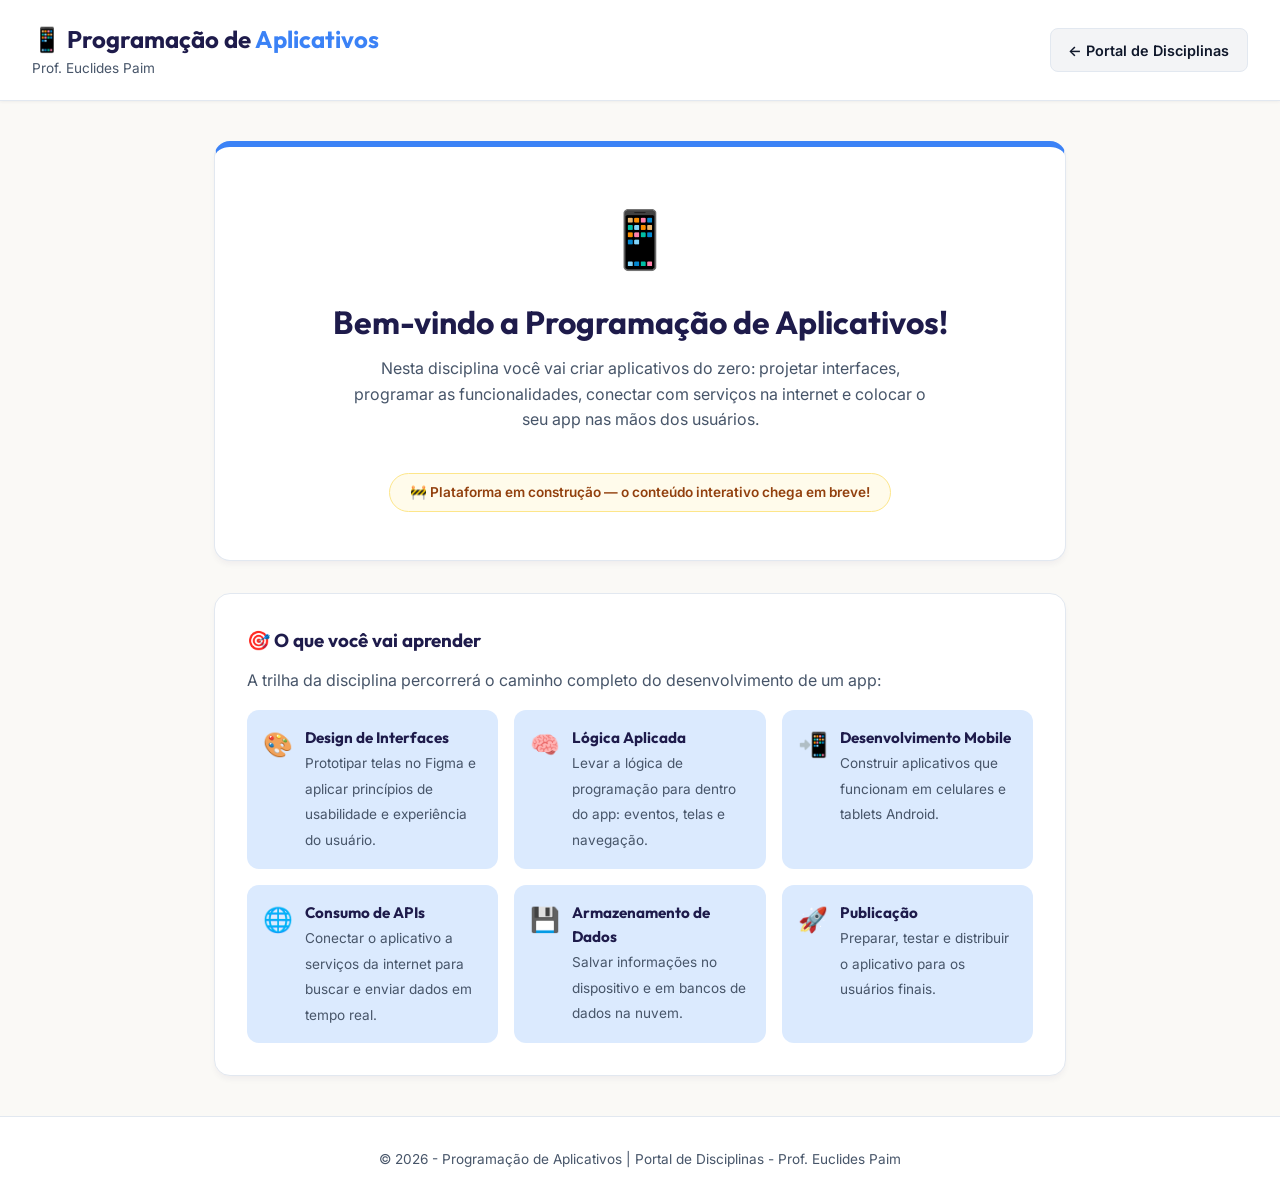
<file: Programacao-de-Aplicativos/index.html>
<!DOCTYPE html>
<html lang="pt-BR">
<head>
  <meta charset="UTF-8">
  <meta name="viewport" content="width=device-width, initial-scale=1.0">
  <meta name="description" content="Plataforma didática de Programação de Aplicativos: desenvolvimento mobile, interfaces, consumo de APIs e publicação de apps. Prof. Euclides Paim.">
  <title>Programação de Aplicativos</title>
  <link rel="icon" href="data:image/svg+xml,<svg xmlns='http://www.w3.org/2000/svg' viewBox='0 0 100 100'><text y='.9em' font-size='90'>📱</text></svg>">
  <style>
    @import url('https://fonts.googleapis.com/css2?family=Inter:wght@300;400;500;600;700&family=Outfit:wght@400;500;600;700&display=swap');

    :root {
      --bg-cream: #FAF9F6;
      --primary-indigo: #1E1B4B;
      --accent: #3B82F6;
      --accent-soft: #DBEAFE;
      --text-main: #0F172A;
      --text-light: #475569;
      --border-color: #E2E8F0;
      --font-title: 'Outfit', sans-serif;
      --font-body: 'Inter', sans-serif;
    }

    * { margin: 0; padding: 0; box-sizing: border-box; }

    body {
      font-family: var(--font-body);
      background-color: var(--bg-cream);
      color: var(--text-main);
      min-height: 100vh;
      display: flex;
      flex-direction: column;
      line-height: 1.6;
    }

    header {
      background-color: white;
      border-bottom: 1px solid var(--border-color);
      padding: 1.25rem 2rem;
      display: flex;
      align-items: center;
      justify-content: space-between;
      gap: 1rem;
      flex-wrap: wrap;
      box-shadow: 0 1px 3px rgba(0,0,0,0.05);
    }

    header h1 {
      font-family: var(--font-title);
      color: var(--primary-indigo);
      font-size: 1.5rem;
    }

    header h1 span { color: var(--accent); }

    header p { font-size: 0.85rem; color: var(--text-light); }

    .back-btn {
      background-color: #F3F4F6;
      border: 1px solid var(--border-color);
      color: var(--text-main);
      text-decoration: none;
      padding: 0.6rem 1.1rem;
      border-radius: 8px;
      font-size: 0.9rem;
      font-weight: 600;
      white-space: nowrap;
      transition: all 0.2s ease;
    }

    .back-btn:hover { background-color: var(--primary-indigo); color: white; }

    main {
      flex-grow: 1;
      max-width: 900px;
      width: 100%;
      margin: 2.5rem auto;
      padding: 0 1.5rem;
      display: flex;
      flex-direction: column;
      gap: 2rem;
    }

    .card {
      background-color: white;
      border: 1px solid var(--border-color);
      border-radius: 16px;
      padding: 2rem;
      box-shadow: 0 4px 6px -1px rgba(30, 27, 75, 0.05);
    }

    .hero {
      text-align: center;
      padding: 3rem 2rem;
      border-top: 6px solid var(--accent);
    }

    .hero .icon { font-size: 3.5rem; display: block; margin-bottom: 0.75rem; }

    .hero h2 {
      font-family: var(--font-title);
      color: var(--primary-indigo);
      font-size: 2rem;
      margin-bottom: 0.5rem;
    }

    .hero p {
      color: var(--text-light);
      max-width: 600px;
      margin: 0 auto;
    }

    .construction-badge {
      display: inline-block;
      margin-top: 1.5rem;
      background-color: #FFFBEB;
      border: 1px solid #FDE68A;
      color: #92400E;
      font-size: 0.85rem;
      font-weight: 600;
      padding: 0.5rem 1.25rem;
      border-radius: 30px;
    }

    .card h3 {
      font-family: var(--font-title);
      color: var(--primary-indigo);
      margin-bottom: 0.75rem;
    }

    .card > p { color: var(--text-light); margin-bottom: 1rem; }

    .topics-grid {
      display: grid;
      grid-template-columns: repeat(auto-fit, minmax(240px, 1fr));
      gap: 1rem;
      margin-top: 1rem;
    }

    .topic {
      display: flex;
      align-items: flex-start;
      gap: 0.75rem;
      background-color: var(--accent-soft);
      border-radius: 12px;
      padding: 1rem;
    }

    .topic .emoji { font-size: 1.5rem; }

    .topic strong {
      display: block;
      font-size: 0.95rem;
      color: var(--primary-indigo);
      font-family: var(--font-title);
    }

    .topic span { font-size: 0.85rem; color: var(--text-light); }

    footer {
      text-align: center;
      padding: 2rem 1rem;
      color: var(--text-light);
      font-size: 0.85rem;
      border-top: 1px solid var(--border-color);
      background-color: white;
      margin-top: auto;
    }
  </style>
</head>
<body>

  <header>
    <div>
      <h1>📱 Programação de <span>Aplicativos</span></h1>
      <p>Prof. Euclides Paim</p>
    </div>
    <a href="../index.html" class="back-btn">← Portal de Disciplinas</a>
  </header>

  <main>

    <section class="card hero">
      <span class="icon">📱</span>
      <h2>Bem-vindo a Programação de Aplicativos!</h2>
      <p>Nesta disciplina você vai criar aplicativos do zero: projetar interfaces, programar as funcionalidades, conectar com serviços na internet e colocar o seu app nas mãos dos usuários.</p>
      <span class="construction-badge">🚧 Plataforma em construção — o conteúdo interativo chega em breve!</span>
    </section>

    <section class="card">
      <h3>🎯 O que você vai aprender</h3>
      <p>A trilha da disciplina percorrerá o caminho completo do desenvolvimento de um app:</p>
      <div class="topics-grid">
        <div class="topic">
          <span class="emoji">🎨</span>
          <div>
            <strong>Design de Interfaces</strong>
            <span>Prototipar telas no Figma e aplicar princípios de usabilidade e experiência do usuário.</span>
          </div>
        </div>
        <div class="topic">
          <span class="emoji">🧠</span>
          <div>
            <strong>Lógica Aplicada</strong>
            <span>Levar a lógica de programação para dentro do app: eventos, telas e navegação.</span>
          </div>
        </div>
        <div class="topic">
          <span class="emoji">📲</span>
          <div>
            <strong>Desenvolvimento Mobile</strong>
            <span>Construir aplicativos que funcionam em celulares e tablets Android.</span>
          </div>
        </div>
        <div class="topic">
          <span class="emoji">🌐</span>
          <div>
            <strong>Consumo de APIs</strong>
            <span>Conectar o aplicativo a serviços da internet para buscar e enviar dados em tempo real.</span>
          </div>
        </div>
        <div class="topic">
          <span class="emoji">💾</span>
          <div>
            <strong>Armazenamento de Dados</strong>
            <span>Salvar informações no dispositivo e em bancos de dados na nuvem.</span>
          </div>
        </div>
        <div class="topic">
          <span class="emoji">🚀</span>
          <div>
            <strong>Publicação</strong>
            <span>Preparar, testar e distribuir o aplicativo para os usuários finais.</span>
          </div>
        </div>
      </div>
    </section>

  </main>

  <footer>
    <p>&copy; 2026 - Programação de Aplicativos | Portal de Disciplinas - Prof. Euclides Paim</p>
  </footer>

</body>
</html>
</file>
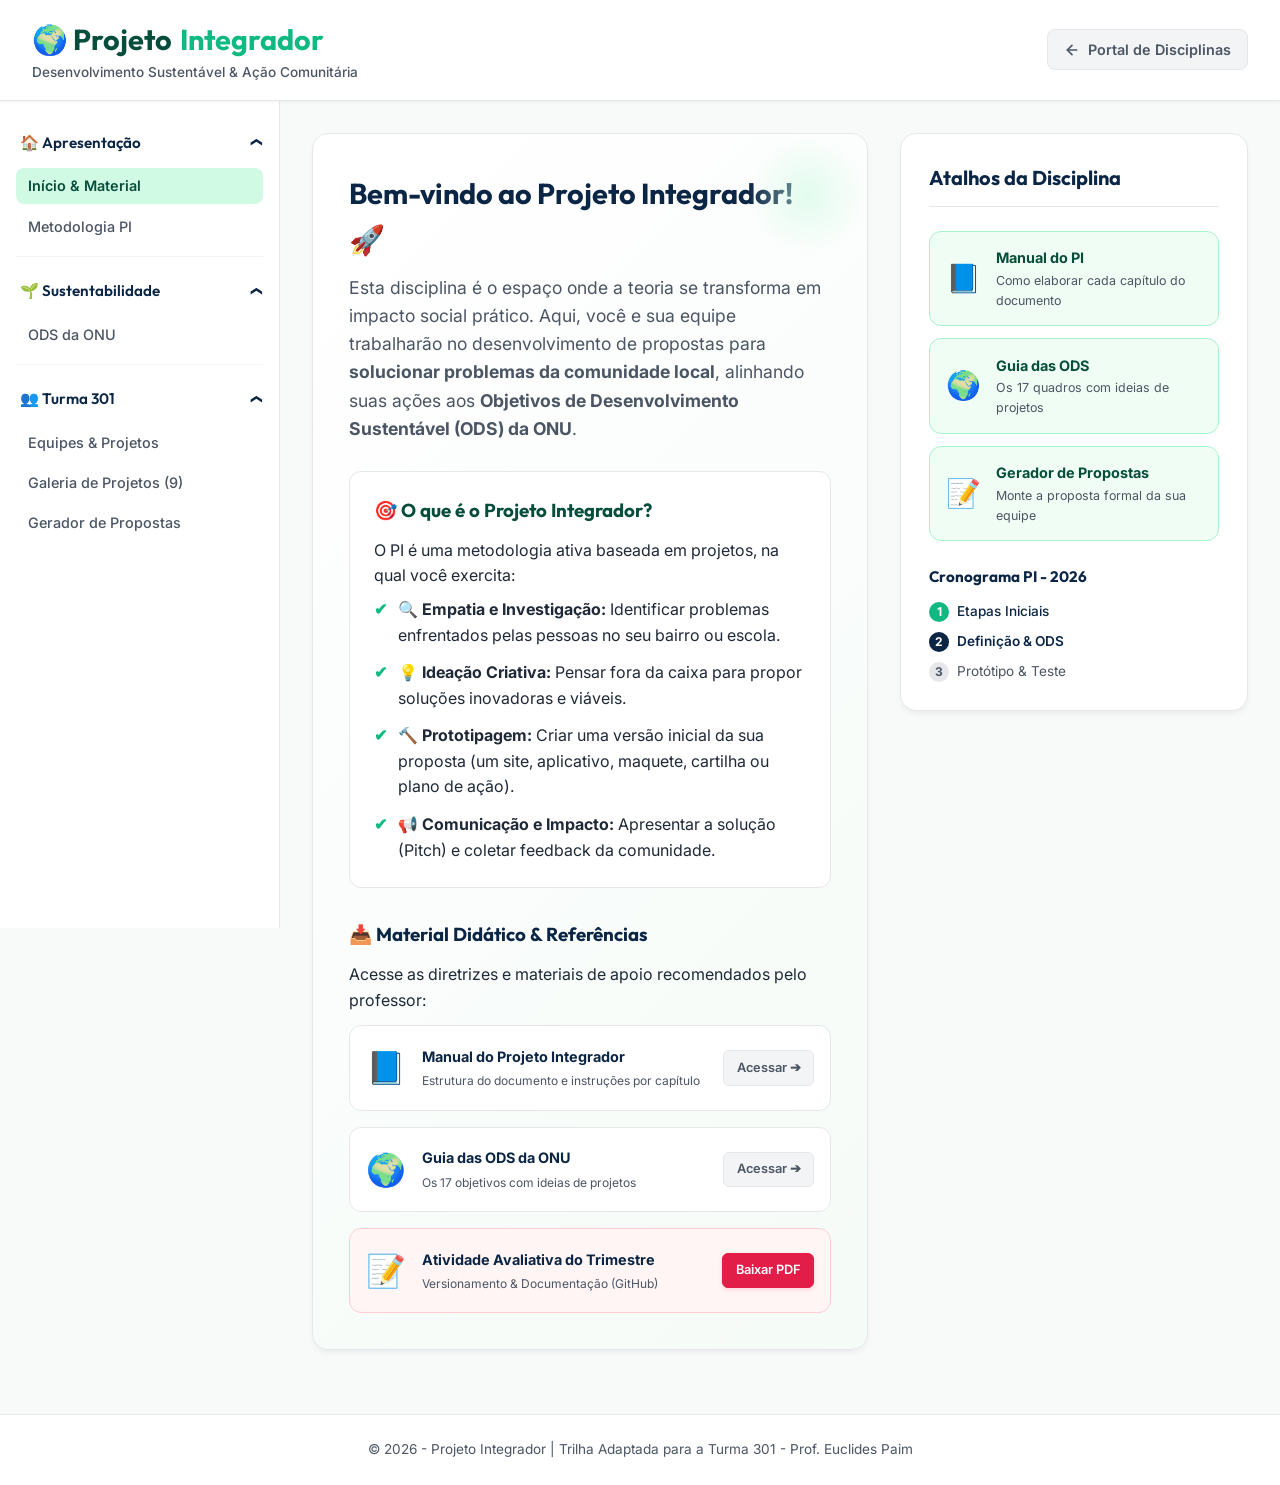
<file: Projeto-Integrador/index.html>
<!DOCTYPE html>
<html lang="pt-BR">
<head>
  <meta charset="UTF-8">
  <meta name="viewport" content="width=device-width, initial-scale=1.0">
  <meta name="description" content="Plataforma didática interativa de Projeto Integrador para alunos da turma 301. Soluções para a comunidade e Objetivos de Desenvolvimento Sustentável da ONU.">
  <title>Projeto Integrador - Turma 301</title>
  <link rel="icon" href="data:image/svg+xml,<svg xmlns='http://www.w3.org/2000/svg' viewBox='0 0 100 100'><text y='.9em' font-size='90'>🌍</text></svg>">
  <link rel="stylesheet" href="style.css">
</head>
<body>

  <!-- CABEÇALHO -->
  <header>
    <div class="header-brand">
      <div class="logo-section">
        <h1>🌍 Projeto <span>Integrador</span></h1>
        <p>Desenvolvimento Sustentável &amp; Ação Comunitária</p>
      </div>
      <div class="header-actions">
        <a href="../index.html" class="back-portal-btn">
          <svg width="16" height="16" viewBox="0 0 24 24" fill="none" stroke="currentColor" stroke-width="2.5" stroke-linecap="round" stroke-linejoin="round"><line x1="19" y1="12" x2="5" y2="12"></line><polyline points="12 19 5 12 12 5"></polyline></svg>
          Portal de Disciplinas
        </a>
        <button class="sidebar-toggle-btn" onclick="toggleSidebar()" id="btn-toggle-sidebar" title="Alternar Menu Lateral">
          <svg width="20" height="20" viewBox="0 0 24 24" fill="none" stroke="currentColor" stroke-width="2"><line x1="3" y1="12" x2="21" y2="12"></line><line x1="3" y1="6" x2="21" y2="6"></line><line x1="3" y1="18" x2="21" y2="18"></line></svg>
          <span>Menu</span>
        </button>
      </div>
    </div>
  </header>

  <!-- CONTAINER DA APLICAÇÃO -->
  <div class="app-container">

    <!-- MENU LATERAL -->
    <aside class="sidebar" id="main-sidebar">
      
      <!-- Visão Geral -->
      <div class="accordion-group open">
        <button class="accordion-header">
          <span>🏠 Apresentação</span>
          <span class="chevron">❯</span>
        </button>
        <div class="accordion-body">
          <button class="nav-link active" data-tab="home" onclick="switchTab('home')">
            Início &amp; Material
          </button>
          <button class="nav-link" data-tab="metodologia" onclick="switchTab('metodologia')">
            Metodologia PI
          </button>
        </div>
      </div>

      <!-- ODS da ONU -->
      <div class="accordion-group open">
        <button class="accordion-header">
          <span>🌱 Sustentabilidade</span>
          <span class="chevron">❯</span>
        </button>
        <div class="accordion-body">
          <button class="nav-link" data-tab="ods" onclick="switchTab('ods')">
            ODS da ONU
          </button>
        </div>
      </div>

      <!-- Turma 301 -->
      <div class="accordion-group open">
        <button class="accordion-header">
          <span>👥 Turma 301</span>
          <span class="chevron">❯</span>
        </button>
        <div class="accordion-body">
          <button class="nav-link" data-tab="turma" onclick="switchTab('turma')">
            Equipes &amp; Projetos
          </button>
          <button class="nav-link" data-tab="galeria" onclick="switchTab('galeria')">
            Galeria de Projetos (9)
          </button>
          <button class="nav-link" data-tab="proposta" onclick="switchTab('proposta')">
            Gerador de Propostas
          </button>
        </div>
      </div>

    </aside>

    <!-- ÁREA DE CONTEÚDO PRINCIPAL -->
    <main class="main-workspace">

      <!-- ABA 1: INÍCIO E MATERIAL -->
      <section id="home-tab" class="tab-content active">
        <div class="welcome-grid">
          <div class="card welcome-box">
            <h2>Bem-vindo ao Projeto Integrador! 🚀</h2>
            <p class="intro-text">
              Esta disciplina é o espaço onde a teoria se transforma em impacto social prático. Aqui, você e sua equipe trabalharão no desenvolvimento de propostas para <strong>solucionar problemas da comunidade local</strong>, alinhando suas ações aos <strong>Objetivos de Desenvolvimento Sustentável (ODS) da ONU</strong>.
            </p>
            
            <div class="info-section">
              <h3>🎯 O que é o Projeto Integrador?</h3>
              <p>O PI é uma metodologia ativa baseada em projetos, na qual você exercita:</p>
              <ul>
                <li>🔍 <strong>Empatia e Investigação:</strong> Identificar problemas enfrentados pelas pessoas no seu bairro ou escola.</li>
                <li>💡 <strong>Ideação Criativa:</strong> Pensar fora da caixa para propor soluções inovadoras e viáveis.</li>
                <li>🔨 <strong>Prototipagem:</strong> Criar uma versão inicial da sua proposta (um site, aplicativo, maquete, cartilha ou plano de ação).</li>
                <li>📢 <strong>Comunicação e Impacto:</strong> Apresentar a solução (Pitch) e coletar feedback da comunidade.</li>
              </ul>
            </div>

            <div class="materials-section">
              <h3>📥 Material Didático &amp; Referências</h3>
              <p>Acesse as diretrizes e materiais de apoio recomendados pelo professor:</p>
              <div class="download-grid">
                <div class="download-card">
                  <span class="file-icon">📘</span>
                  <div class="file-info">
                    <strong>Manual do Projeto Integrador</strong>
                    <span>Estrutura do documento e instruções por capítulo</span>
                  </div>
                  <a href="./manual.html" class="btn-download">Acessar ➔</a>
                </div>
                <div class="download-card">
                  <span class="file-icon">🌍</span>
                  <div class="file-info">
                    <strong>Guia das ODS da ONU</strong>
                    <span>Os 17 objetivos com ideias de projetos</span>
                  </div>
                  <a href="./guia-ods.html" class="btn-download">Acessar ➔</a>
                </div>
                <div class="download-card evaluation-card">
                  <span class="file-icon">📝</span>
                  <div class="file-info">
                    <strong>Atividade Avaliativa do Trimestre</strong>
                    <span>Versionamento &amp; Documentação (GitHub)</span>
                  </div>
                  <a href="./Atividade-Avaliativa-Trimestre.pdf" download class="btn-download highlight">Baixar PDF</a>
                </div>
              </div>
            </div>
          </div>

          <!-- CARD DE ATALHOS RÁPIDOS -->
          <div class="stats-card">
            <div class="stats-header">Atalhos da Disciplina</div>
            <div class="quick-links">
              <a href="./manual.html" class="quick-link-card">
                <span class="quick-link-icon">📘</span>
                <span class="quick-link-info">
                  <strong>Manual do PI</strong>
                  <span>Como elaborar cada capítulo do documento</span>
                </span>
              </a>
              <a href="./guia-ods.html" class="quick-link-card">
                <span class="quick-link-icon">🌍</span>
                <span class="quick-link-info">
                  <strong>Guia das ODS</strong>
                  <span>Os 17 quadros com ideias de projetos</span>
                </span>
              </a>
              <a href="#" class="quick-link-card" onclick="switchTab('proposta'); return false;">
                <span class="quick-link-icon">📝</span>
                <span class="quick-link-info">
                  <strong>Gerador de Propostas</strong>
                  <span>Monte a proposta formal da sua equipe</span>
                </span>
              </a>
            </div>

            <div class="progress-preview">
              <h4>Cronograma PI - 2026</h4>
              <div class="timeline-mini">
                <div class="mini-step completed"><span>1</span> Etapas Iniciais</div>
                <div class="mini-step active"><span>2</span> Definição &amp; ODS</div>
                <div class="mini-step"><span>3</span> Protótipo &amp; Teste</div>
              </div>
            </div>
          </div>
        </div>
      </section>

      <!-- ABA 2: METODOLOGIA PI -->
      <section id="metodologia-tab" class="tab-content">
        <div class="card">
          <h2>📐 Metodologia de Projetos (Design Thinking)</h2>
          <p class="subtitle">Siga as 6 etapas fundamentais para estruturar e validar o seu Projeto Integrador com sucesso.</p>

          <div class="timeline-container">
            
            <!-- Etapa 1 -->
            <div class="timeline-item" onclick="showTimelineDetail(1)">
              <div class="timeline-number">1</div>
              <div class="timeline-content">
                <h3>🔍 1. Empatia (Imersão)</h3>
                <p>Observar a comunidade, ouvir os moradores e entender as dificuldades reais vividas por eles.</p>
              </div>
            </div>

            <!-- Etapa 2 -->
            <div class="timeline-item" onclick="showTimelineDetail(2)">
              <div class="timeline-number">2</div>
              <div class="timeline-content">
                <h3>🎯 2. Definição (Foco)</h3>
                <p>Delimitar qual problema específico será atacado e associá-lo a uma das 17 ODS da ONU.</p>
              </div>
            </div>

            <!-- Etapa 3 -->
            <div class="timeline-item" onclick="showTimelineDetail(3)">
              <div class="timeline-number">3</div>
              <div class="timeline-content">
                <h3>💡 3. Ideação (Criação)</h3>
                <p>Fazer brainstormings com o grupo para criar soluções criativas, sustentáveis e de baixo custo.</p>
              </div>
            </div>

            <!-- Etapa 4 -->
            <div class="timeline-item" onclick="showTimelineDetail(4)">
              <div class="timeline-number">4</div>
              <div class="timeline-content">
                <h3>🔨 4. Prototipação</h3>
                <p>Criar uma representação física ou digital da solução para mostrar como ela funcionará.</p>
              </div>
            </div>

            <!-- Etapa 5 -->
            <div class="timeline-item" onclick="showTimelineDetail(5)">
              <div class="timeline-number">5</div>
              <div class="timeline-content">
                <h3>🧪 5. Validação (Testes)</h3>
                <p>Apresentar o protótipo para a comunidade, recolher sugestões e fazer as melhorias necessárias.</p>
              </div>
            </div>

            <!-- Etapa 6 -->
            <div class="timeline-item" onclick="showTimelineDetail(6)">
              <div class="timeline-number">6</div>
              <div class="timeline-content">
                <h3>📢 6. Entrega (Pitch)</h3>
                <p>Criar uma apresentação de 3 a 5 minutos resumindo a jornada, o protótipo e o impacto esperado.</p>
              </div>
            </div>

          </div>

          <!-- DETALHAMENTO DA ETAPA SELECIONADA -->
          <div class="detail-box" id="timeline-detail-panel">
            <h3>Clique em qualquer etapa acima para ver o checklist de tarefas e dicas de execução!</h3>
          </div>

        </div>
      </section>

      <!-- ABA 3: ODS DA ONU -->
      <section id="ods-tab" class="tab-content">
        <div class="card">
          <h2>🌍 Os 17 Objetivos de Desenvolvimento Sustentável (ODS)</h2>
          <p class="subtitle">Clique em um dos objetivos abaixo para conhecer os detalhes e ver sugestões de projetos práticos que sua equipe pode desenvolver.</p>

          <div class="ods-grid" id="ods-grid-container">
            <!-- Gerado dinamicamente via JS -->
          </div>
        </div>

        <!-- MODAL DE DETALHES DA ODS -->
        <div class="modal-backdrop" id="ods-modal" style="display: none;">
          <div class="modal-content">
            <div class="modal-header" id="ods-modal-header">
              <span class="ods-modal-number" id="ods-modal-num">00</span>
              <h3 id="ods-modal-title">Objetivo</h3>
              <button onclick="closeOdsModal()" class="close-btn">&times;</button>
            </div>
            <div class="modal-body">
              <h4>📋 Descrição da ONU</h4>
              <p id="ods-modal-desc">Descrição oficial...</p>
              
              <div class="ideas-section">
                <h4>💡 Ideias de Projetos Escolares/Comunitários</h4>
                <ul id="ods-modal-ideas">
                  <!-- Ideias injetadas pelo JS -->
                </ul>
              </div>
            </div>
            <div class="modal-footer">
              <button class="primary-btn" onclick="useOdsInProposal()">Rascunhar Proposta com esta ODS ➔</button>
            </div>
          </div>
        </div>
      </section>

      <!-- ABA 4: TURMA 301 HUB -->
      <section id="turma-tab" class="tab-content">
        <div class="card">
          <h2>👥 Hub de Projetos da Turma 301</h2>
          <p class="subtitle">Gerencie as equipes da turma, os temas de trabalho e acompanhe a etapa atual de cada projeto.</p>

          <div class="turma-grid">
            <!-- Gerenciamento de Grupos -->
            <div class="groups-section">
              <div class="section-title-bar">
                <h3>Equipes &amp; Projetos Cadastrados</h3>
                <button onclick="openAddGroupModal()" class="primary-btn sm">+ Nova Equipe</button>
              </div>

              <div class="groups-list" id="groups-list-container">
                <!-- Lista de equipes salvas em localStorage -->
              </div>
            </div>

            <!-- Legenda das Etapas do Projeto -->
            <div class="sidebar-info-card">
              <h3>📈 Etapas do Projeto</h3>
              <p>Cada equipe registra em qual fase da metodologia o seu projeto está. As etapas seguem o Design Thinking:</p>
              <ol class="stage-legend">
                <li><span>1</span> Empatia (Imersão)</li>
                <li><span>2</span> Definição (Foco)</li>
                <li><span>3</span> Ideação (Criação)</li>
                <li><span>4</span> Prototipação (MVP)</li>
                <li><span>5</span> Validação (Testes)</li>
                <li><span>6</span> Entrega (Pitch)</li>
              </ol>
              <p class="stage-legend-note">Para elaborar o documento do projeto — incluindo resultados, conclusão e bibliografia — consulte o <a href="./manual.html">Manual do Projeto Integrador</a>.</p>
            </div>
          </div>
        </div>

        <!-- MODAL ADICIONAR/EDITAR GRUPO -->
        <div class="modal-backdrop" id="group-modal" style="display: none;">
          <div class="modal-content" style="max-width: 500px;">
            <div class="modal-header">
              <h3 id="group-modal-title">Nova Equipe</h3>
              <button onclick="closeGroupModal()" class="close-btn">&times;</button>
            </div>
            <div class="modal-body">
              <input type="hidden" id="edit-group-index">
              <div class="form-group">
                <label for="group-name">Nome da Equipe *</label>
                <input type="text" id="group-name" class="form-control" placeholder="Ex: SustentaLíderes">
              </div>
              <div class="form-group">
                <label for="group-members">Integrantes (separados por vírgula) *</label>
                <input type="text" id="group-members" class="form-control" placeholder="Ex: Ana, Bruno, Carlos, Daniela">
              </div>
              <div class="form-group">
                <label for="group-project-title">Título do Projeto *</label>
                <input type="text" id="group-project-title" class="form-control" placeholder="Ex: Horta Comunitária Suspensa">
              </div>
              <div class="form-group">
                <label for="group-ods">ODS Principal relacionada *</label>
                <select id="group-ods" class="form-control">
                  <option value="">Selecione uma ODS...</option>
                  <!-- Opções preenchidas dinamicamente -->
                </select>
              </div>
              <div class="form-group">
                <label for="group-stage">Etapa Atual do Projeto</label>
                <select id="group-stage" class="form-control">
                  <option value="1">1. Empatia</option>
                  <option value="2">2. Definição</option>
                  <option value="3">3. Ideação</option>
                  <option value="4">4. Prototipação</option>
                  <option value="5">5. Validação (Testes)</option>
                  <option value="6">6. Entrega (Pitch)</option>
                </select>
              </div>
            </div>
            <div class="modal-footer">
              <button onclick="closeGroupModal()" class="btn-secondary">Cancelar</button>
              <button onclick="saveGroup()" class="primary-btn">Salvar Equipe</button>
            </div>
          </div>
        </div>
      </section>

      <!-- ABA 5: GERADOR DE PROPOSTAS -->
      <section id="galeria-tab" class="tab-content">
        <div class="card">
          <h2>✨ Galeria de Projetos da Turma 301</h2>
          <p class="subtitle">Conheça as soluções em desenvolvimento pelas 9 equipes da turma, focadas em problemas locais e alinhadas aos Objetivos de Desenvolvimento Sustentável da ONU.</p>

          <div class="gallery-grid" id="gallery-grid-container">
            <!-- Projetos injetados dinamicamente via JS -->
          </div>
        </div>
      </section>

      <!-- ABA 6: GERADOR DE PROPOSTAS -->
      <section id="proposta-tab" class="tab-content">
        <div class="card">
          <h2>📝 Formulário Gerador de Proposta de PI</h2>
          <p class="subtitle">Preencha os campos abaixo com as informações iniciais do seu projeto para gerar uma proposta formal estruturada para o professor.</p>

          <div class="proposal-container">
            <!-- Formulário -->
            <div class="proposal-form">
              <div class="form-group">
                <label for="prop-team-name">Nome da Equipe:</label>
                <input type="text" id="prop-team-name" class="form-control" placeholder="Ex: EcoTec" oninput="updateProposalPreview()">
              </div>
              
              <div class="form-group">
                <label for="prop-members">Alunos Integrantes:</label>
                <input type="text" id="prop-members" class="form-control" placeholder="Ex: João Silva, Maria Costa..." oninput="updateProposalPreview()">
              </div>

              <div class="form-group">
                <label for="prop-title">Título Provisório do Projeto:</label>
                <input type="text" id="prop-title" class="form-control" placeholder="Ex: Reutilização de Água da Chuva na Escola" oninput="updateProposalPreview()">
              </div>

              <div class="form-group">
                <label for="prop-ods">ODS da ONU Focada:</label>
                <select id="prop-ods" class="form-control" onchange="updateProposalPreview()">
                  <option value="">Selecione uma ODS...</option>
                  <!-- Preenchido por JS -->
                </select>
              </div>

              <div class="form-group">
                <label for="prop-problem">Qual o problema comunitário identificado? (Por que o projeto é necessário?):</label>
                <textarea id="prop-problem" class="form-control text-area" placeholder="Descreva a dor da comunidade, as dificuldades locais observadas..." oninput="updateProposalPreview()"></textarea>
              </div>

              <div class="form-group">
                <label for="prop-solution">Qual é a proposta de solução? (O que vocês pretendem fazer?):</label>
                <textarea id="prop-solution" class="form-control text-area" placeholder="Descreva como o projeto resolverá ou aliviará o problema apontado..." oninput="updateProposalPreview()"></textarea>
              </div>

              <div class="form-group">
                <label for="prop-resources">Quais recursos e materiais vocês precisarão?</label>
                <textarea id="prop-resources" class="form-control text-area" placeholder="Ex: Garrafas PET, canos de PVC, cartolina, acesso à internet, etc." oninput="updateProposalPreview()"></textarea>
              </div>
            </div>

            <!-- Preview do Relatório -->
            <div class="proposal-preview-panel">
              <div class="editor-header">
                <span>Pré-visualização da Proposta de PI</span>
                <span class="lang">Relatório</span>
              </div>
              <div class="report-box" id="proposal-text-display">
                Preencha os campos à esquerda para começar a montar o documento de proposta de projeto.
              </div>
              <div class="editor-toolbar" style="margin-top: 1rem;">
                <button class="btn-secondary" onclick="copyProposalText()">Copiar Texto 📋</button>
                <button class="btn-secondary" onclick="downloadProposalFile()">Baixar Proposta .txt 💾</button>
              </div>
            </div>
          </div>
        </div>
      </section>

    </main>
  </div>

  <!-- RODAPÉ -->
  <footer>
    <p>&copy; 2026 - Projeto Integrador | Trilha Adaptada para a Turma 301 - Prof. Euclides Paim</p>
  </footer>

  <!-- Scripts -->
  <script src="app.js"></script>
</body>
</html>
</file>
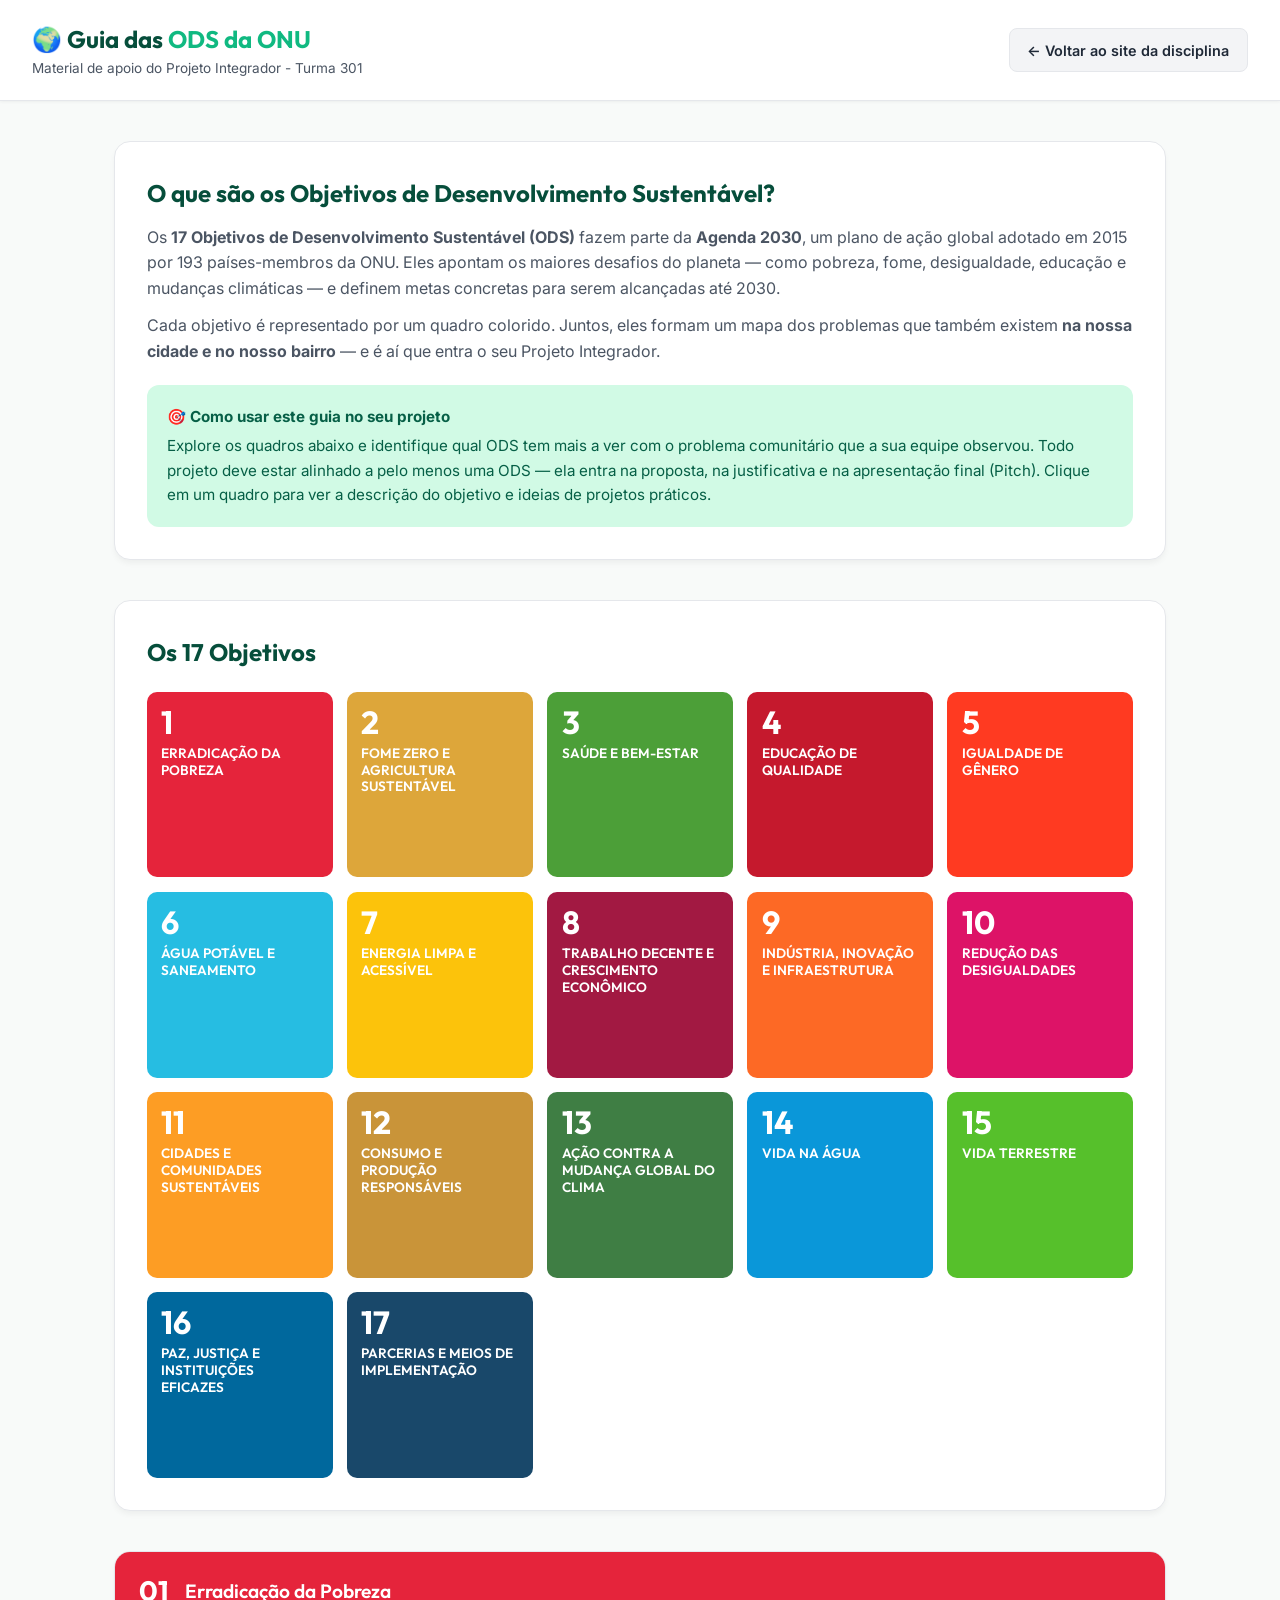
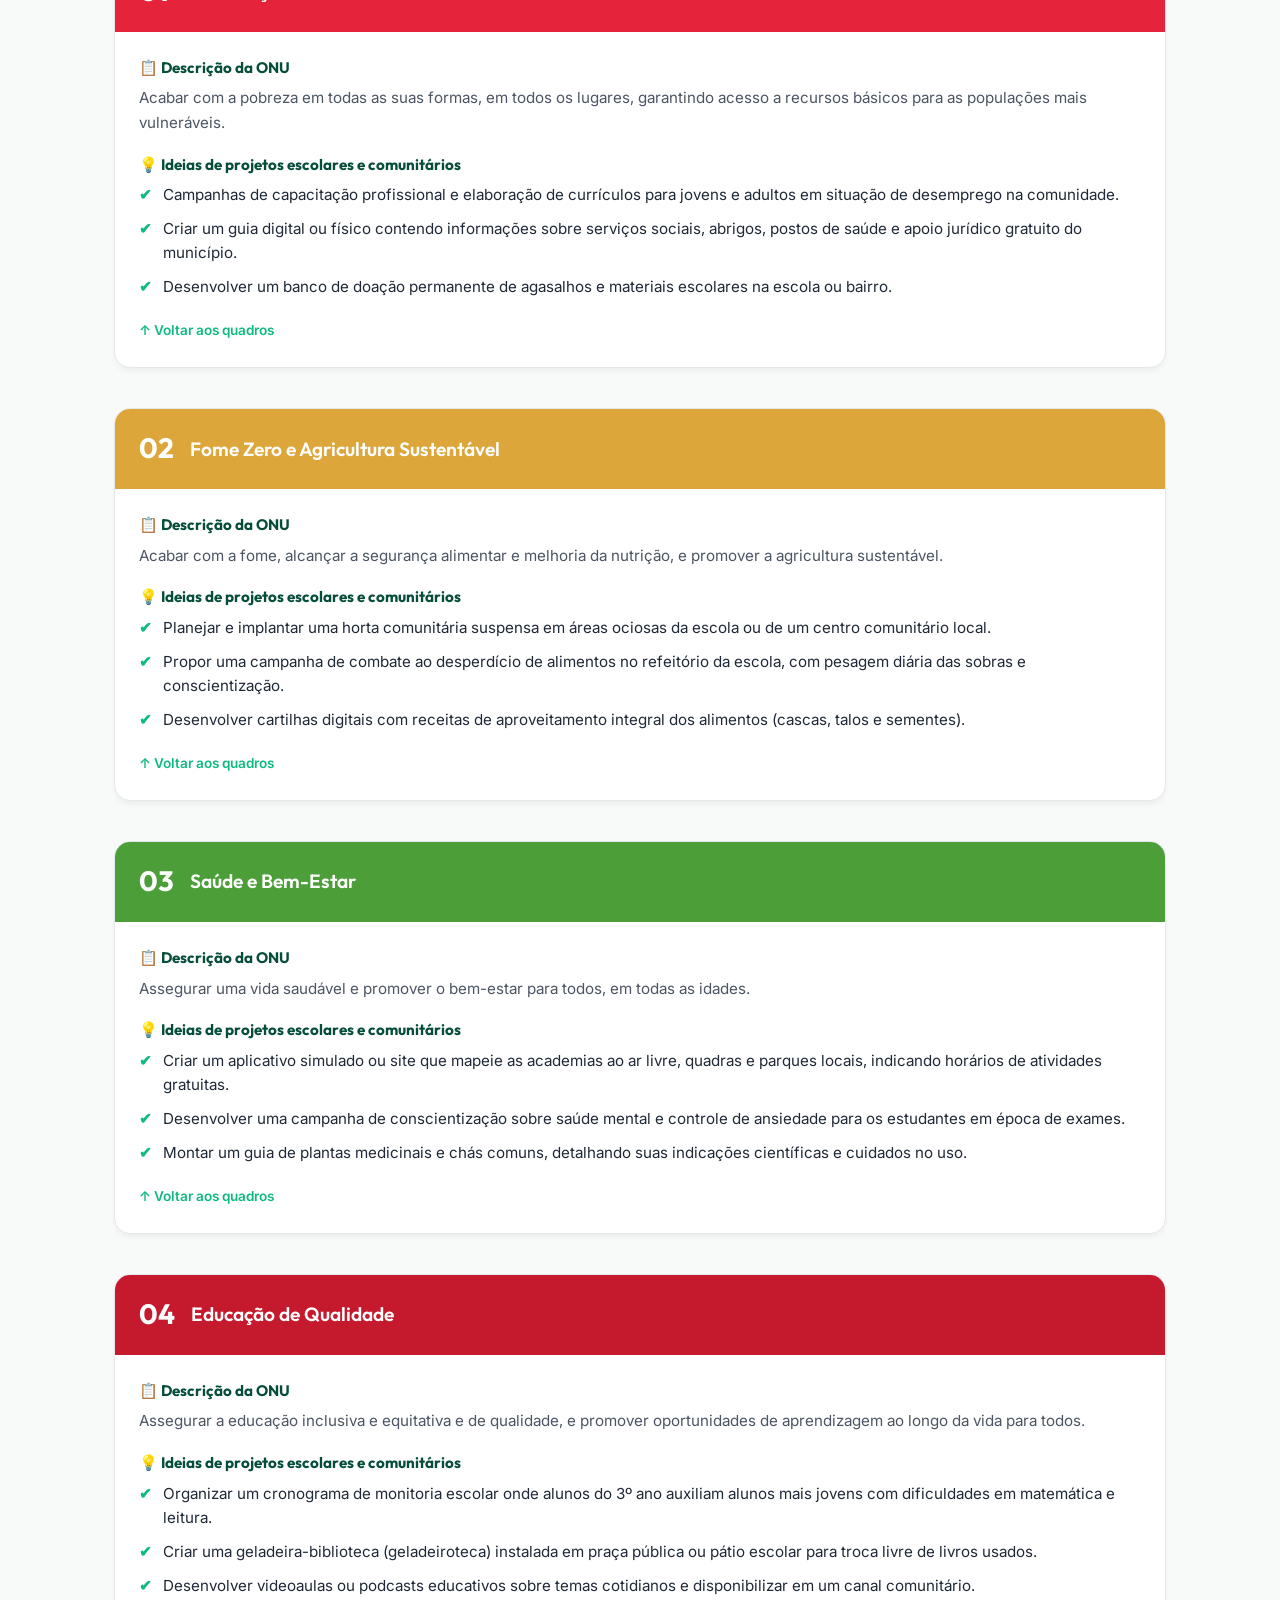
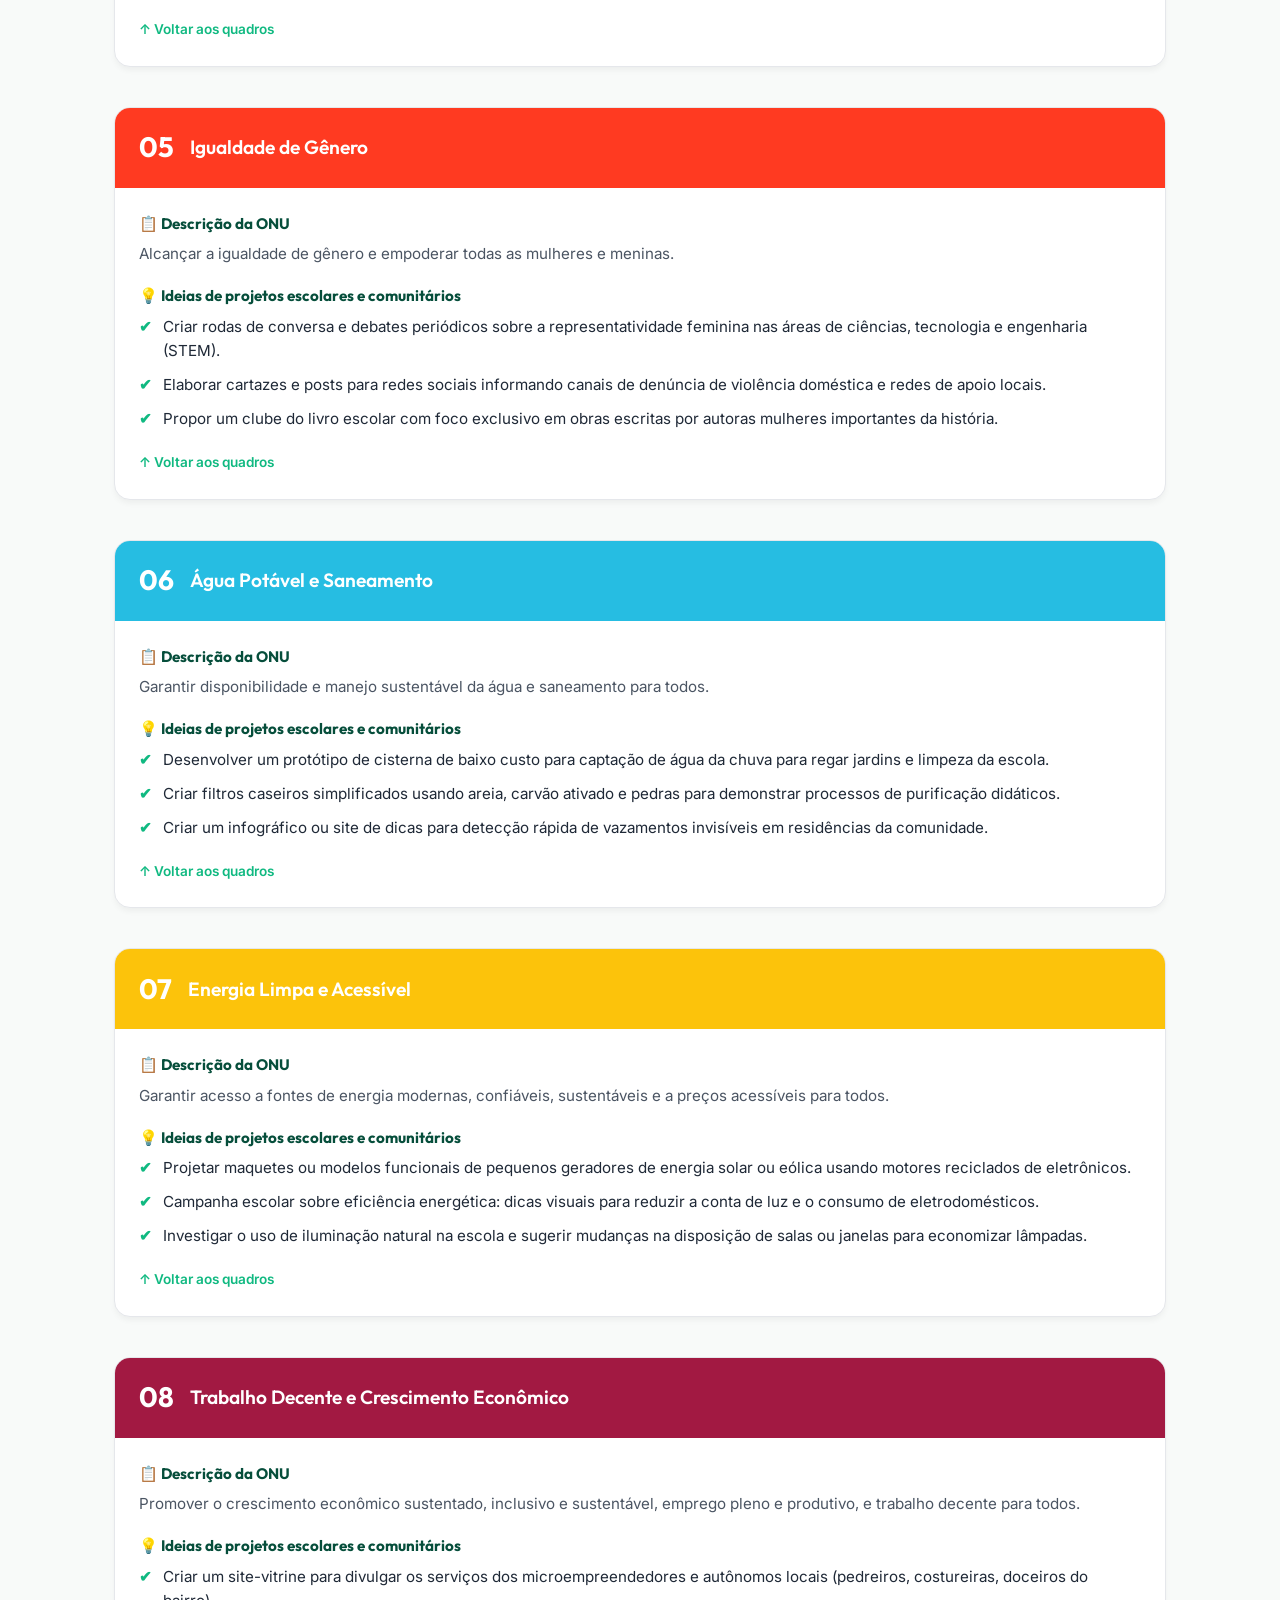
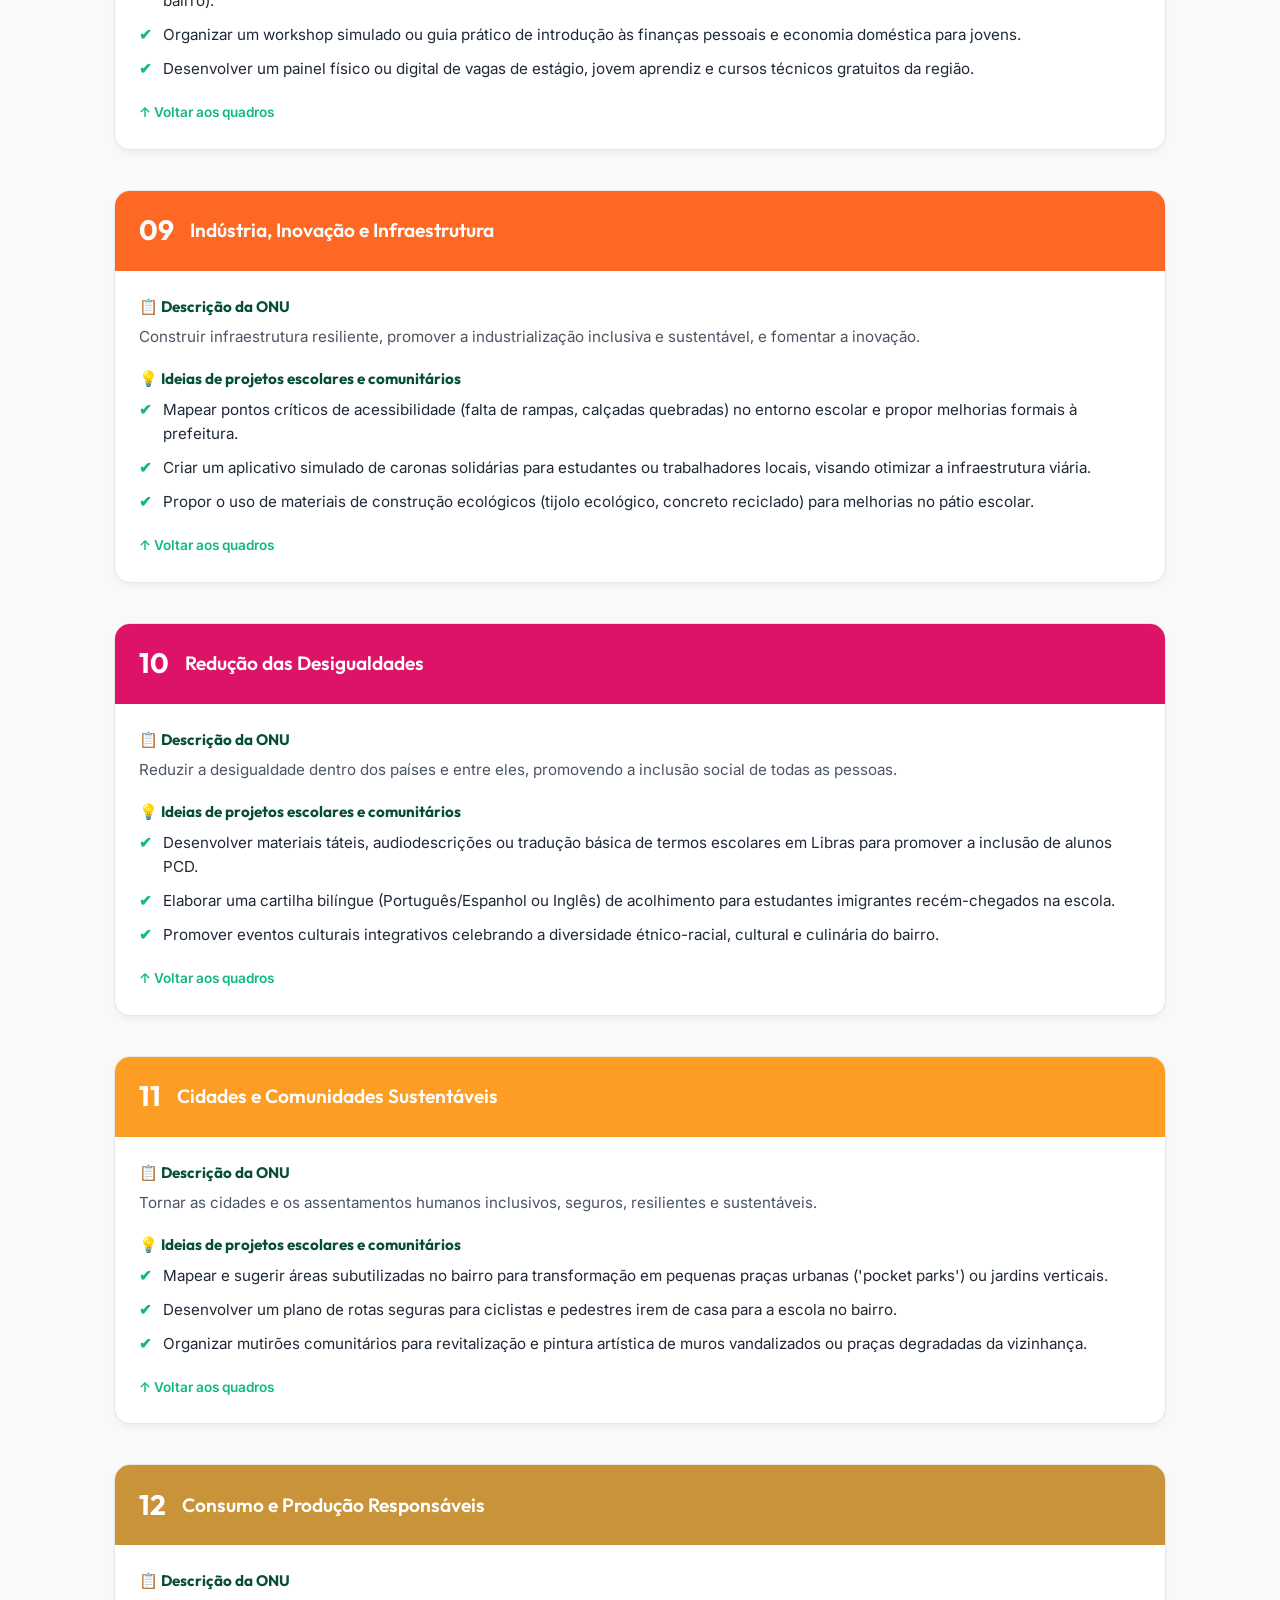
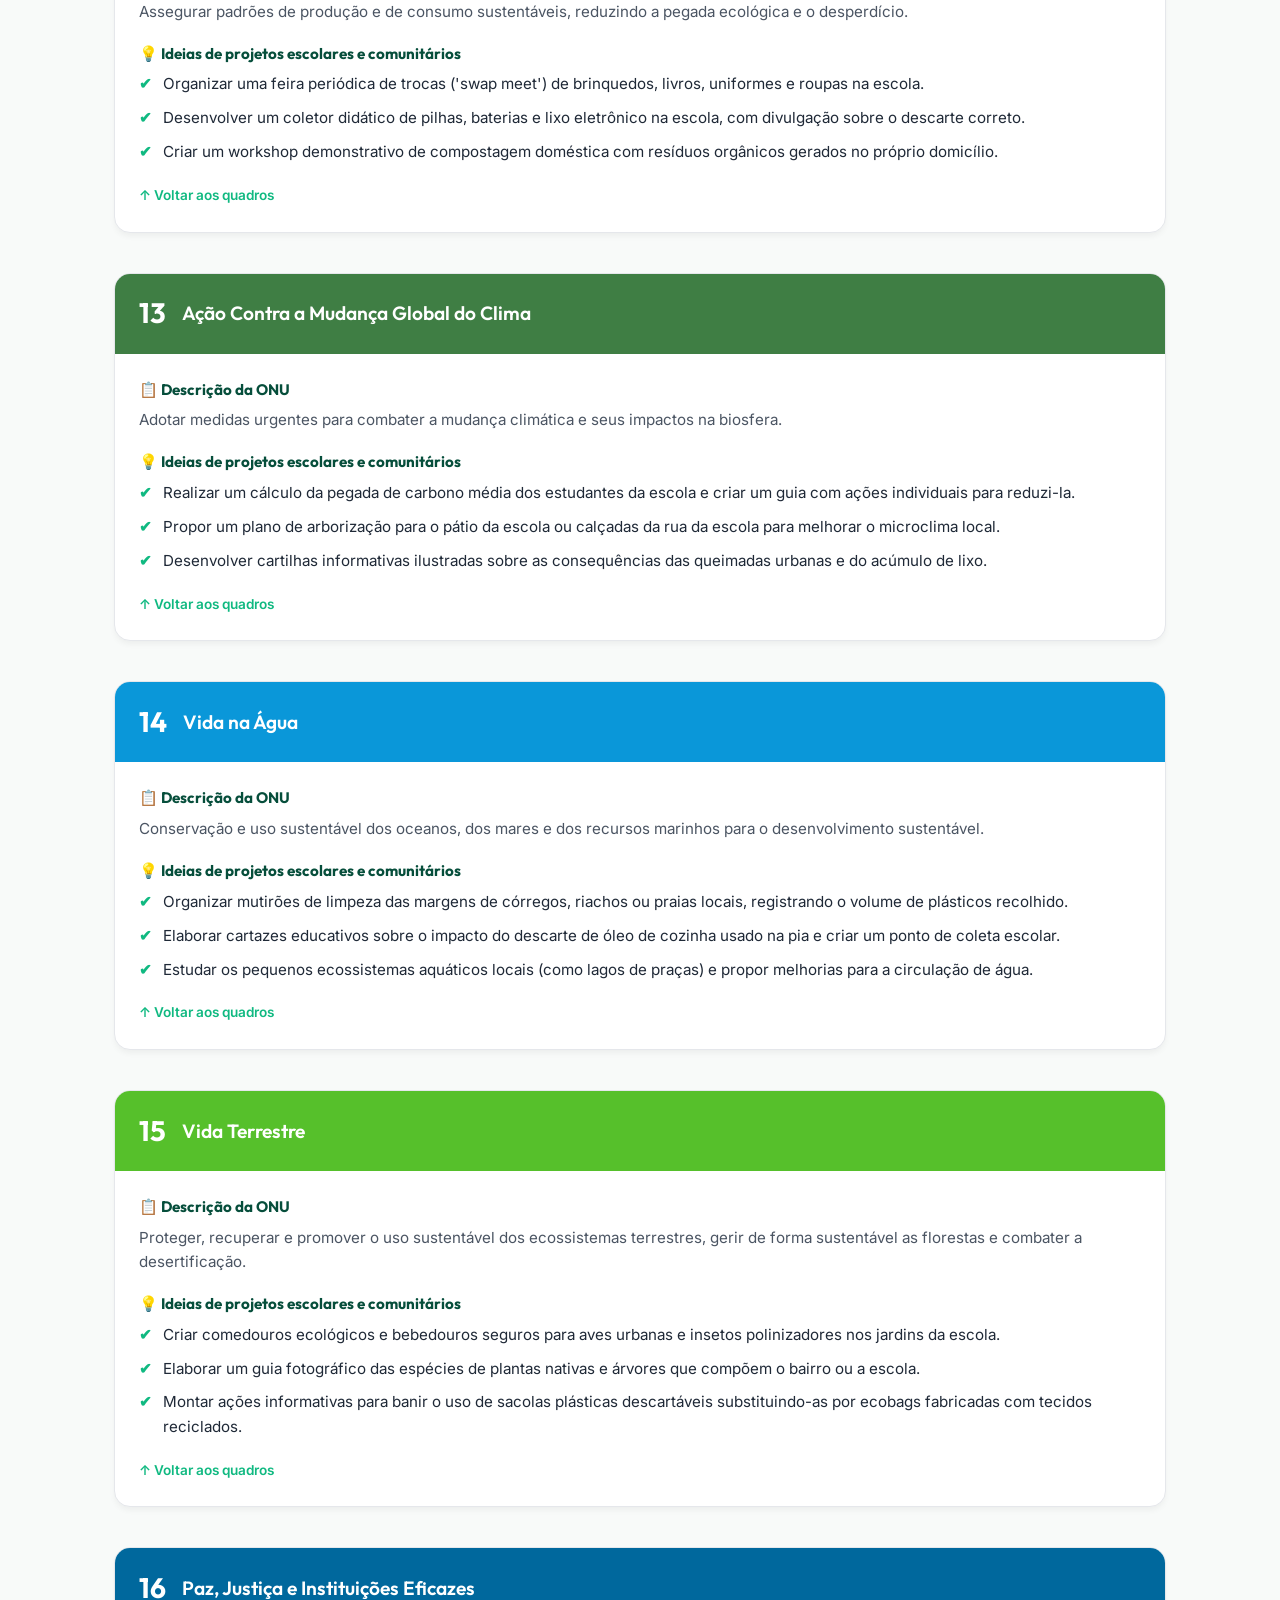
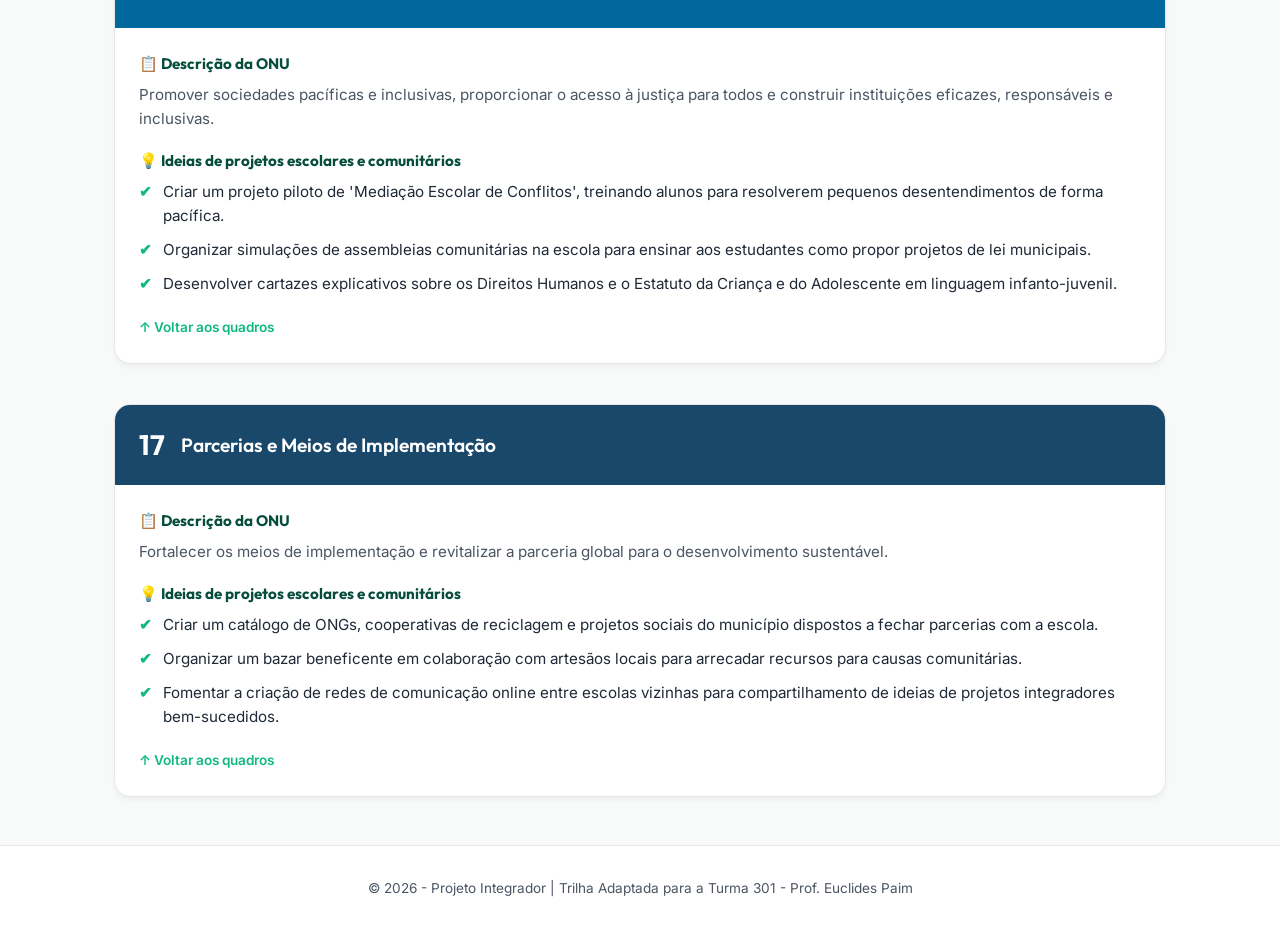
<file: Projeto-Integrador/guia-ods.html>
<!DOCTYPE html>
<html lang="pt-BR">
<head>
  <meta charset="UTF-8">
  <meta name="viewport" content="width=device-width, initial-scale=1.0">
  <meta name="description" content="Guia dos 17 Objetivos de Desenvolvimento Sustentável (ODS) da ONU com ideias de projetos escolares e comunitários para o Projeto Integrador da Turma 301.">
  <title>Guia das ODS - Projeto Integrador 301</title>
  <link rel="icon" href="data:image/svg+xml,<svg xmlns='http://www.w3.org/2000/svg' viewBox='0 0 100 100'><text y='.9em' font-size='90'>🌱</text></svg>">
  <style>
    @import url('https://fonts.googleapis.com/css2?family=Inter:wght@300;400;500;600;700&family=Outfit:wght@400;500;600;700&display=swap');

    :root {
      --bg-cream: #F8FAF9;
      --primary-indigo: #064E3B;
      --primary-navy: #0B2545;
      --accent-teal: #10B981;
      --accent-mint: #D1FAE5;
      --text-main: #1F2937;
      --text-light: #4B5563;
      --border-color: #E5E7EB;
      --font-title: 'Outfit', sans-serif;
      --font-body: 'Inter', sans-serif;
    }

    * { margin: 0; padding: 0; box-sizing: border-box; }

    body {
      font-family: var(--font-body);
      background-color: var(--bg-cream);
      color: var(--text-main);
      line-height: 1.6;
    }

    header.page-header {
      background-color: white;
      border-bottom: 1px solid var(--border-color);
      padding: 1.25rem 2rem;
      display: flex;
      align-items: center;
      justify-content: space-between;
      gap: 1rem;
      flex-wrap: wrap;
      position: sticky;
      top: 0;
      z-index: 10;
      box-shadow: 0 1px 3px rgba(0,0,0,0.05);
    }

    .page-header h1 {
      font-family: var(--font-title);
      color: var(--primary-indigo);
      font-size: 1.5rem;
    }

    .page-header h1 span { color: var(--accent-teal); }

    .page-header p { font-size: 0.85rem; color: var(--text-light); }

    .back-btn {
      background-color: #F3F4F6;
      border: 1px solid var(--border-color);
      color: var(--text-main);
      text-decoration: none;
      padding: 0.6rem 1.1rem;
      border-radius: 8px;
      font-size: 0.9rem;
      font-weight: 600;
      white-space: nowrap;
      transition: all 0.2s ease;
    }

    .back-btn:hover { background-color: var(--primary-indigo); color: white; }

    main {
      max-width: 1100px;
      margin: 2.5rem auto;
      padding: 0 1.5rem;
      display: flex;
      flex-direction: column;
      gap: 2.5rem;
    }

    .card {
      background-color: white;
      border: 1px solid var(--border-color);
      border-radius: 16px;
      padding: 2rem;
      box-shadow: 0 4px 6px -1px rgba(0,0,0,0.05);
    }

    .card h2 {
      font-family: var(--font-title);
      color: var(--primary-indigo);
      margin-bottom: 0.75rem;
    }

    .intro-card p { color: var(--text-light); margin-bottom: 0.75rem; }

    .howto-box {
      margin-top: 1.25rem;
      background-color: var(--accent-mint);
      border-radius: 12px;
      padding: 1.25rem;
      color: #065F46;
      font-size: 0.95rem;
    }

    .howto-box strong { display: block; margin-bottom: 0.35rem; }

    /* PAINEL DE QUADROS */
    .ods-poster-grid {
      display: grid;
      grid-template-columns: repeat(auto-fill, minmax(160px, 1fr));
      gap: 0.9rem;
      margin-top: 1.25rem;
    }

    .ods-quadro {
      aspect-ratio: 1 / 1;
      border-radius: 10px;
      padding: 0.9rem;
      color: white;
      text-decoration: none;
      display: flex;
      flex-direction: column;
      gap: 0.4rem;
      transition: transform 0.15s ease, box-shadow 0.15s ease;
    }

    .ods-quadro:hover {
      transform: translateY(-4px) scale(1.02);
      box-shadow: 0 10px 15px -3px rgba(0,0,0,0.2);
    }

    .quadro-num {
      font-family: var(--font-title);
      font-size: 2rem;
      font-weight: 700;
      line-height: 1;
    }

    .quadro-title {
      font-family: var(--font-title);
      font-size: 0.85rem;
      font-weight: 600;
      text-transform: uppercase;
      line-height: 1.25;
    }

    /* DETALHES */
    .ods-detail {
      border: 1px solid var(--border-color);
      border-radius: 16px;
      overflow: hidden;
      background-color: white;
      box-shadow: 0 4px 6px -1px rgba(0,0,0,0.05);
      scroll-margin-top: 90px;
    }

    .ods-detail-header {
      display: flex;
      align-items: center;
      gap: 1rem;
      padding: 1.1rem 1.5rem;
      color: white;
    }

    .detail-num {
      font-family: var(--font-title);
      font-size: 1.75rem;
      font-weight: 700;
    }

    .ods-detail-header h3 {
      font-family: var(--font-title);
      font-size: 1.2rem;
      font-weight: 600;
    }

    .ods-detail-body { padding: 1.5rem; }

    .ods-detail-body h4 {
      font-family: var(--font-title);
      color: var(--primary-indigo);
      font-size: 0.95rem;
      margin-bottom: 0.4rem;
    }

    .ods-detail-body p {
      color: var(--text-light);
      margin-bottom: 1.1rem;
      font-size: 0.95rem;
    }

    .ods-detail-body ul {
      list-style: none;
      display: flex;
      flex-direction: column;
      gap: 0.6rem;
      margin-bottom: 1.1rem;
    }

    .ods-detail-body li {
      position: relative;
      padding-left: 1.5rem;
      font-size: 0.95rem;
      color: var(--text-main);
    }

    .ods-detail-body li::before {
      content: "✔";
      position: absolute;
      left: 0;
      color: var(--accent-teal);
      font-weight: bold;
    }

    .back-top {
      font-size: 0.85rem;
      color: var(--accent-teal);
      text-decoration: none;
      font-weight: 600;
    }

    .back-top:hover { text-decoration: underline; }

    footer {
      text-align: center;
      padding: 2rem 1rem;
      color: var(--text-light);
      font-size: 0.85rem;
      border-top: 1px solid var(--border-color);
      background-color: white;
      margin-top: 3rem;
    }

    html { scroll-behavior: smooth; }

    @media print {
      header.page-header { position: static; }
      .back-btn, .back-top { display: none; }
      .ods-quadro { box-shadow: none; }
      .ods-detail { break-inside: avoid; }
    }

    @media (max-width: 600px) {
      .ods-poster-grid { grid-template-columns: repeat(auto-fill, minmax(130px, 1fr)); }
      main { margin-top: 1.5rem; }
    }
  </style>
</head>
<body>

  <header class="page-header">
    <div>
      <h1>🌍 Guia das <span>ODS da ONU</span></h1>
      <p>Material de apoio do Projeto Integrador - Turma 301</p>
    </div>
    <a href="./index.html" class="back-btn">← Voltar ao site da disciplina</a>
  </header>

  <main>

    <section class="card intro-card">
      <h2>O que são os Objetivos de Desenvolvimento Sustentável?</h2>
      <p>Os <strong>17 Objetivos de Desenvolvimento Sustentável (ODS)</strong> fazem parte da <strong>Agenda 2030</strong>, um plano de ação global adotado em 2015 por 193 países-membros da ONU. Eles apontam os maiores desafios do planeta — como pobreza, fome, desigualdade, educação e mudanças climáticas — e definem metas concretas para serem alcançadas até 2030.</p>
      <p>Cada objetivo é representado por um quadro colorido. Juntos, eles formam um mapa dos problemas que também existem <strong>na nossa cidade e no nosso bairro</strong> — e é aí que entra o seu Projeto Integrador.</p>
      <div class="howto-box">
        <strong>🎯 Como usar este guia no seu projeto</strong>
        Explore os quadros abaixo e identifique qual ODS tem mais a ver com o problema comunitário que a sua equipe observou. Todo projeto deve estar alinhado a pelo menos uma ODS — ela entra na proposta, na justificativa e na apresentação final (Pitch). Clique em um quadro para ver a descrição do objetivo e ideias de projetos práticos.
      </div>
    </section>

    <section class="card" id="painel-ods">
      <h2>Os 17 Objetivos</h2>
      <div class="ods-poster-grid">
      <a class="ods-quadro" href="#ods-1" style="background-color: #E5243B;">
        <span class="quadro-num">1</span>
        <span class="quadro-title">Erradicação da Pobreza</span>
      </a>
      <a class="ods-quadro" href="#ods-2" style="background-color: #DDA63A;">
        <span class="quadro-num">2</span>
        <span class="quadro-title">Fome Zero e Agricultura Sustentável</span>
      </a>
      <a class="ods-quadro" href="#ods-3" style="background-color: #4C9F38;">
        <span class="quadro-num">3</span>
        <span class="quadro-title">Saúde e Bem-Estar</span>
      </a>
      <a class="ods-quadro" href="#ods-4" style="background-color: #C5192D;">
        <span class="quadro-num">4</span>
        <span class="quadro-title">Educação de Qualidade</span>
      </a>
      <a class="ods-quadro" href="#ods-5" style="background-color: #FF3A21;">
        <span class="quadro-num">5</span>
        <span class="quadro-title">Igualdade de Gênero</span>
      </a>
      <a class="ods-quadro" href="#ods-6" style="background-color: #26BDE2;">
        <span class="quadro-num">6</span>
        <span class="quadro-title">Água Potável e Saneamento</span>
      </a>
      <a class="ods-quadro" href="#ods-7" style="background-color: #FCC30B;">
        <span class="quadro-num">7</span>
        <span class="quadro-title">Energia Limpa e Acessível</span>
      </a>
      <a class="ods-quadro" href="#ods-8" style="background-color: #A21942;">
        <span class="quadro-num">8</span>
        <span class="quadro-title">Trabalho Decente e Crescimento Econômico</span>
      </a>
      <a class="ods-quadro" href="#ods-9" style="background-color: #FD6925;">
        <span class="quadro-num">9</span>
        <span class="quadro-title">Indústria, Inovação e Infraestrutura</span>
      </a>
      <a class="ods-quadro" href="#ods-10" style="background-color: #DD1367;">
        <span class="quadro-num">10</span>
        <span class="quadro-title">Redução das Desigualdades</span>
      </a>
      <a class="ods-quadro" href="#ods-11" style="background-color: #FD9D24;">
        <span class="quadro-num">11</span>
        <span class="quadro-title">Cidades e Comunidades Sustentáveis</span>
      </a>
      <a class="ods-quadro" href="#ods-12" style="background-color: #C99439;">
        <span class="quadro-num">12</span>
        <span class="quadro-title">Consumo e Produção Responsáveis</span>
      </a>
      <a class="ods-quadro" href="#ods-13" style="background-color: #3F7E44;">
        <span class="quadro-num">13</span>
        <span class="quadro-title">Ação Contra a Mudança Global do Clima</span>
      </a>
      <a class="ods-quadro" href="#ods-14" style="background-color: #0A97D9;">
        <span class="quadro-num">14</span>
        <span class="quadro-title">Vida na Água</span>
      </a>
      <a class="ods-quadro" href="#ods-15" style="background-color: #56C02B;">
        <span class="quadro-num">15</span>
        <span class="quadro-title">Vida Terrestre</span>
      </a>
      <a class="ods-quadro" href="#ods-16" style="background-color: #00689D;">
        <span class="quadro-num">16</span>
        <span class="quadro-title">Paz, Justiça e Instituições Eficazes</span>
      </a>
      <a class="ods-quadro" href="#ods-17" style="background-color: #19486A;">
        <span class="quadro-num">17</span>
        <span class="quadro-title">Parcerias e Meios de Implementação</span>
      </a>
      </div>
    </section>

    <article class="ods-detail" id="ods-1">
      <header class="ods-detail-header" style="background-color: #E5243B;">
        <span class="detail-num">01</span>
        <h3>Erradicação da Pobreza</h3>
      </header>
      <div class="ods-detail-body">
        <h4>📋 Descrição da ONU</h4>
        <p>Acabar com a pobreza em todas as suas formas, em todos os lugares, garantindo acesso a recursos básicos para as populações mais vulneráveis.</p>
        <h4>💡 Ideias de projetos escolares e comunitários</h4>
        <ul>
          <li>Campanhas de capacitação profissional e elaboração de currículos para jovens e adultos em situação de desemprego na comunidade.</li>
          <li>Criar um guia digital ou físico contendo informações sobre serviços sociais, abrigos, postos de saúde e apoio jurídico gratuito do município.</li>
          <li>Desenvolver um banco de doação permanente de agasalhos e materiais escolares na escola ou bairro.</li>
        </ul>
        <a class="back-top" href="#painel-ods">↑ Voltar aos quadros</a>
      </div>
    </article>

    <article class="ods-detail" id="ods-2">
      <header class="ods-detail-header" style="background-color: #DDA63A;">
        <span class="detail-num">02</span>
        <h3>Fome Zero e Agricultura Sustentável</h3>
      </header>
      <div class="ods-detail-body">
        <h4>📋 Descrição da ONU</h4>
        <p>Acabar com a fome, alcançar a segurança alimentar e melhoria da nutrição, e promover a agricultura sustentável.</p>
        <h4>💡 Ideias de projetos escolares e comunitários</h4>
        <ul>
          <li>Planejar e implantar uma horta comunitária suspensa em áreas ociosas da escola ou de um centro comunitário local.</li>
          <li>Propor uma campanha de combate ao desperdício de alimentos no refeitório da escola, com pesagem diária das sobras e conscientização.</li>
          <li>Desenvolver cartilhas digitais com receitas de aproveitamento integral dos alimentos (cascas, talos e sementes).</li>
        </ul>
        <a class="back-top" href="#painel-ods">↑ Voltar aos quadros</a>
      </div>
    </article>

    <article class="ods-detail" id="ods-3">
      <header class="ods-detail-header" style="background-color: #4C9F38;">
        <span class="detail-num">03</span>
        <h3>Saúde e Bem-Estar</h3>
      </header>
      <div class="ods-detail-body">
        <h4>📋 Descrição da ONU</h4>
        <p>Assegurar uma vida saudável e promover o bem-estar para todos, em todas as idades.</p>
        <h4>💡 Ideias de projetos escolares e comunitários</h4>
        <ul>
          <li>Criar um aplicativo simulado ou site que mapeie as academias ao ar livre, quadras e parques locais, indicando horários de atividades gratuitas.</li>
          <li>Desenvolver uma campanha de conscientização sobre saúde mental e controle de ansiedade para os estudantes em época de exames.</li>
          <li>Montar um guia de plantas medicinais e chás comuns, detalhando suas indicações científicas e cuidados no uso.</li>
        </ul>
        <a class="back-top" href="#painel-ods">↑ Voltar aos quadros</a>
      </div>
    </article>

    <article class="ods-detail" id="ods-4">
      <header class="ods-detail-header" style="background-color: #C5192D;">
        <span class="detail-num">04</span>
        <h3>Educação de Qualidade</h3>
      </header>
      <div class="ods-detail-body">
        <h4>📋 Descrição da ONU</h4>
        <p>Assegurar a educação inclusiva e equitativa e de qualidade, e promover oportunidades de aprendizagem ao longo da vida para todos.</p>
        <h4>💡 Ideias de projetos escolares e comunitários</h4>
        <ul>
          <li>Organizar um cronograma de monitoria escolar onde alunos do 3º ano auxiliam alunos mais jovens com dificuldades em matemática e leitura.</li>
          <li>Criar uma geladeira-biblioteca (geladeiroteca) instalada em praça pública ou pátio escolar para troca livre de livros usados.</li>
          <li>Desenvolver videoaulas ou podcasts educativos sobre temas cotidianos e disponibilizar em um canal comunitário.</li>
        </ul>
        <a class="back-top" href="#painel-ods">↑ Voltar aos quadros</a>
      </div>
    </article>

    <article class="ods-detail" id="ods-5">
      <header class="ods-detail-header" style="background-color: #FF3A21;">
        <span class="detail-num">05</span>
        <h3>Igualdade de Gênero</h3>
      </header>
      <div class="ods-detail-body">
        <h4>📋 Descrição da ONU</h4>
        <p>Alcançar a igualdade de gênero e empoderar todas as mulheres e meninas.</p>
        <h4>💡 Ideias de projetos escolares e comunitários</h4>
        <ul>
          <li>Criar rodas de conversa e debates periódicos sobre a representatividade feminina nas áreas de ciências, tecnologia e engenharia (STEM).</li>
          <li>Elaborar cartazes e posts para redes sociais informando canais de denúncia de violência doméstica e redes de apoio locais.</li>
          <li>Propor um clube do livro escolar com foco exclusivo em obras escritas por autoras mulheres importantes da história.</li>
        </ul>
        <a class="back-top" href="#painel-ods">↑ Voltar aos quadros</a>
      </div>
    </article>

    <article class="ods-detail" id="ods-6">
      <header class="ods-detail-header" style="background-color: #26BDE2;">
        <span class="detail-num">06</span>
        <h3>Água Potável e Saneamento</h3>
      </header>
      <div class="ods-detail-body">
        <h4>📋 Descrição da ONU</h4>
        <p>Garantir disponibilidade e manejo sustentável da água e saneamento para todos.</p>
        <h4>💡 Ideias de projetos escolares e comunitários</h4>
        <ul>
          <li>Desenvolver um protótipo de cisterna de baixo custo para captação de água da chuva para regar jardins e limpeza da escola.</li>
          <li>Criar filtros caseiros simplificados usando areia, carvão ativado e pedras para demonstrar processos de purificação didáticos.</li>
          <li>Criar um infográfico ou site de dicas para detecção rápida de vazamentos invisíveis em residências da comunidade.</li>
        </ul>
        <a class="back-top" href="#painel-ods">↑ Voltar aos quadros</a>
      </div>
    </article>

    <article class="ods-detail" id="ods-7">
      <header class="ods-detail-header" style="background-color: #FCC30B;">
        <span class="detail-num">07</span>
        <h3>Energia Limpa e Acessível</h3>
      </header>
      <div class="ods-detail-body">
        <h4>📋 Descrição da ONU</h4>
        <p>Garantir acesso a fontes de energia modernas, confiáveis, sustentáveis e a preços acessíveis para todos.</p>
        <h4>💡 Ideias de projetos escolares e comunitários</h4>
        <ul>
          <li>Projetar maquetes ou modelos funcionais de pequenos geradores de energia solar ou eólica usando motores reciclados de eletrônicos.</li>
          <li>Campanha escolar sobre eficiência energética: dicas visuais para reduzir a conta de luz e o consumo de eletrodomésticos.</li>
          <li>Investigar o uso de iluminação natural na escola e sugerir mudanças na disposição de salas ou janelas para economizar lâmpadas.</li>
        </ul>
        <a class="back-top" href="#painel-ods">↑ Voltar aos quadros</a>
      </div>
    </article>

    <article class="ods-detail" id="ods-8">
      <header class="ods-detail-header" style="background-color: #A21942;">
        <span class="detail-num">08</span>
        <h3>Trabalho Decente e Crescimento Econômico</h3>
      </header>
      <div class="ods-detail-body">
        <h4>📋 Descrição da ONU</h4>
        <p>Promover o crescimento econômico sustentado, inclusivo e sustentável, emprego pleno e produtivo, e trabalho decente para todos.</p>
        <h4>💡 Ideias de projetos escolares e comunitários</h4>
        <ul>
          <li>Criar um site-vitrine para divulgar os serviços dos microempreendedores e autônomos locais (pedreiros, costureiras, doceiros do bairro).</li>
          <li>Organizar um workshop simulado ou guia prático de introdução às finanças pessoais e economia doméstica para jovens.</li>
          <li>Desenvolver um painel físico ou digital de vagas de estágio, jovem aprendiz e cursos técnicos gratuitos da região.</li>
        </ul>
        <a class="back-top" href="#painel-ods">↑ Voltar aos quadros</a>
      </div>
    </article>

    <article class="ods-detail" id="ods-9">
      <header class="ods-detail-header" style="background-color: #FD6925;">
        <span class="detail-num">09</span>
        <h3>Indústria, Inovação e Infraestrutura</h3>
      </header>
      <div class="ods-detail-body">
        <h4>📋 Descrição da ONU</h4>
        <p>Construir infraestrutura resiliente, promover a industrialização inclusiva e sustentável, e fomentar a inovação.</p>
        <h4>💡 Ideias de projetos escolares e comunitários</h4>
        <ul>
          <li>Mapear pontos críticos de acessibilidade (falta de rampas, calçadas quebradas) no entorno escolar e propor melhorias formais à prefeitura.</li>
          <li>Criar um aplicativo simulado de caronas solidárias para estudantes ou trabalhadores locais, visando otimizar a infraestrutura viária.</li>
          <li>Propor o uso de materiais de construção ecológicos (tijolo ecológico, concreto reciclado) para melhorias no pátio escolar.</li>
        </ul>
        <a class="back-top" href="#painel-ods">↑ Voltar aos quadros</a>
      </div>
    </article>

    <article class="ods-detail" id="ods-10">
      <header class="ods-detail-header" style="background-color: #DD1367;">
        <span class="detail-num">10</span>
        <h3>Redução das Desigualdades</h3>
      </header>
      <div class="ods-detail-body">
        <h4>📋 Descrição da ONU</h4>
        <p>Reduzir a desigualdade dentro dos países e entre eles, promovendo a inclusão social de todas as pessoas.</p>
        <h4>💡 Ideias de projetos escolares e comunitários</h4>
        <ul>
          <li>Desenvolver materiais táteis, audiodescrições ou tradução básica de termos escolares em Libras para promover a inclusão de alunos PCD.</li>
          <li>Elaborar uma cartilha bilíngue (Português/Espanhol ou Inglês) de acolhimento para estudantes imigrantes recém-chegados na escola.</li>
          <li>Promover eventos culturais integrativos celebrando a diversidade étnico-racial, cultural e culinária do bairro.</li>
        </ul>
        <a class="back-top" href="#painel-ods">↑ Voltar aos quadros</a>
      </div>
    </article>

    <article class="ods-detail" id="ods-11">
      <header class="ods-detail-header" style="background-color: #FD9D24;">
        <span class="detail-num">11</span>
        <h3>Cidades e Comunidades Sustentáveis</h3>
      </header>
      <div class="ods-detail-body">
        <h4>📋 Descrição da ONU</h4>
        <p>Tornar as cidades e os assentamentos humanos inclusivos, seguros, resilientes e sustentáveis.</p>
        <h4>💡 Ideias de projetos escolares e comunitários</h4>
        <ul>
          <li>Mapear e sugerir áreas subutilizadas no bairro para transformação em pequenas praças urbanas ('pocket parks') ou jardins verticais.</li>
          <li>Desenvolver um plano de rotas seguras para ciclistas e pedestres irem de casa para a escola no bairro.</li>
          <li>Organizar mutirões comunitários para revitalização e pintura artística de muros vandalizados ou praças degradadas da vizinhança.</li>
        </ul>
        <a class="back-top" href="#painel-ods">↑ Voltar aos quadros</a>
      </div>
    </article>

    <article class="ods-detail" id="ods-12">
      <header class="ods-detail-header" style="background-color: #C99439;">
        <span class="detail-num">12</span>
        <h3>Consumo e Produção Responsáveis</h3>
      </header>
      <div class="ods-detail-body">
        <h4>📋 Descrição da ONU</h4>
        <p>Assegurar padrões de produção e de consumo sustentáveis, reduzindo a pegada ecológica e o desperdício.</p>
        <h4>💡 Ideias de projetos escolares e comunitários</h4>
        <ul>
          <li>Organizar uma feira periódica de trocas ('swap meet') de brinquedos, livros, uniformes e roupas na escola.</li>
          <li>Desenvolver um coletor didático de pilhas, baterias e lixo eletrônico na escola, com divulgação sobre o descarte correto.</li>
          <li>Criar um workshop demonstrativo de compostagem doméstica com resíduos orgânicos gerados no próprio domicílio.</li>
        </ul>
        <a class="back-top" href="#painel-ods">↑ Voltar aos quadros</a>
      </div>
    </article>

    <article class="ods-detail" id="ods-13">
      <header class="ods-detail-header" style="background-color: #3F7E44;">
        <span class="detail-num">13</span>
        <h3>Ação Contra a Mudança Global do Clima</h3>
      </header>
      <div class="ods-detail-body">
        <h4>📋 Descrição da ONU</h4>
        <p>Adotar medidas urgentes para combater a mudança climática e seus impactos na biosfera.</p>
        <h4>💡 Ideias de projetos escolares e comunitários</h4>
        <ul>
          <li>Realizar um cálculo da pegada de carbono média dos estudantes da escola e criar um guia com ações individuais para reduzi-la.</li>
          <li>Propor um plano de arborização para o pátio da escola ou calçadas da rua da escola para melhorar o microclima local.</li>
          <li>Desenvolver cartilhas informativas ilustradas sobre as consequências das queimadas urbanas e do acúmulo de lixo.</li>
        </ul>
        <a class="back-top" href="#painel-ods">↑ Voltar aos quadros</a>
      </div>
    </article>

    <article class="ods-detail" id="ods-14">
      <header class="ods-detail-header" style="background-color: #0A97D9;">
        <span class="detail-num">14</span>
        <h3>Vida na Água</h3>
      </header>
      <div class="ods-detail-body">
        <h4>📋 Descrição da ONU</h4>
        <p>Conservação e uso sustentável dos oceanos, dos mares e dos recursos marinhos para o desenvolvimento sustentável.</p>
        <h4>💡 Ideias de projetos escolares e comunitários</h4>
        <ul>
          <li>Organizar mutirões de limpeza das margens de córregos, riachos ou praias locais, registrando o volume de plásticos recolhido.</li>
          <li>Elaborar cartazes educativos sobre o impacto do descarte de óleo de cozinha usado na pia e criar um ponto de coleta escolar.</li>
          <li>Estudar os pequenos ecossistemas aquáticos locais (como lagos de praças) e propor melhorias para a circulação de água.</li>
        </ul>
        <a class="back-top" href="#painel-ods">↑ Voltar aos quadros</a>
      </div>
    </article>

    <article class="ods-detail" id="ods-15">
      <header class="ods-detail-header" style="background-color: #56C02B;">
        <span class="detail-num">15</span>
        <h3>Vida Terrestre</h3>
      </header>
      <div class="ods-detail-body">
        <h4>📋 Descrição da ONU</h4>
        <p>Proteger, recuperar e promover o uso sustentável dos ecossistemas terrestres, gerir de forma sustentável as florestas e combater a desertificação.</p>
        <h4>💡 Ideias de projetos escolares e comunitários</h4>
        <ul>
          <li>Criar comedouros ecológicos e bebedouros seguros para aves urbanas e insetos polinizadores nos jardins da escola.</li>
          <li>Elaborar um guia fotográfico das espécies de plantas nativas e árvores que compõem o bairro ou a escola.</li>
          <li>Montar ações informativas para banir o uso de sacolas plásticas descartáveis substituindo-as por ecobags fabricadas com tecidos reciclados.</li>
        </ul>
        <a class="back-top" href="#painel-ods">↑ Voltar aos quadros</a>
      </div>
    </article>

    <article class="ods-detail" id="ods-16">
      <header class="ods-detail-header" style="background-color: #00689D;">
        <span class="detail-num">16</span>
        <h3>Paz, Justiça e Instituições Eficazes</h3>
      </header>
      <div class="ods-detail-body">
        <h4>📋 Descrição da ONU</h4>
        <p>Promover sociedades pacíficas e inclusivas, proporcionar o acesso à justiça para todos e construir instituições eficazes, responsáveis e inclusivas.</p>
        <h4>💡 Ideias de projetos escolares e comunitários</h4>
        <ul>
          <li>Criar um projeto piloto de 'Mediação Escolar de Conflitos', treinando alunos para resolverem pequenos desentendimentos de forma pacífica.</li>
          <li>Organizar simulações de assembleias comunitárias na escola para ensinar aos estudantes como propor projetos de lei municipais.</li>
          <li>Desenvolver cartazes explicativos sobre os Direitos Humanos e o Estatuto da Criança e do Adolescente em linguagem infanto-juvenil.</li>
        </ul>
        <a class="back-top" href="#painel-ods">↑ Voltar aos quadros</a>
      </div>
    </article>

    <article class="ods-detail" id="ods-17">
      <header class="ods-detail-header" style="background-color: #19486A;">
        <span class="detail-num">17</span>
        <h3>Parcerias e Meios de Implementação</h3>
      </header>
      <div class="ods-detail-body">
        <h4>📋 Descrição da ONU</h4>
        <p>Fortalecer os meios de implementação e revitalizar a parceria global para o desenvolvimento sustentável.</p>
        <h4>💡 Ideias de projetos escolares e comunitários</h4>
        <ul>
          <li>Criar um catálogo de ONGs, cooperativas de reciclagem e projetos sociais do município dispostos a fechar parcerias com a escola.</li>
          <li>Organizar um bazar beneficente em colaboração com artesãos locais para arrecadar recursos para causas comunitárias.</li>
          <li>Fomentar a criação de redes de comunicação online entre escolas vizinhas para compartilhamento de ideias de projetos integradores bem-sucedidos.</li>
        </ul>
        <a class="back-top" href="#painel-ods">↑ Voltar aos quadros</a>
      </div>
    </article>

  </main>

  <footer>
    <p>&copy; 2026 - Projeto Integrador | Trilha Adaptada para a Turma 301 - Prof. Euclides Paim</p>
  </footer>

</body>
</html>
</file>
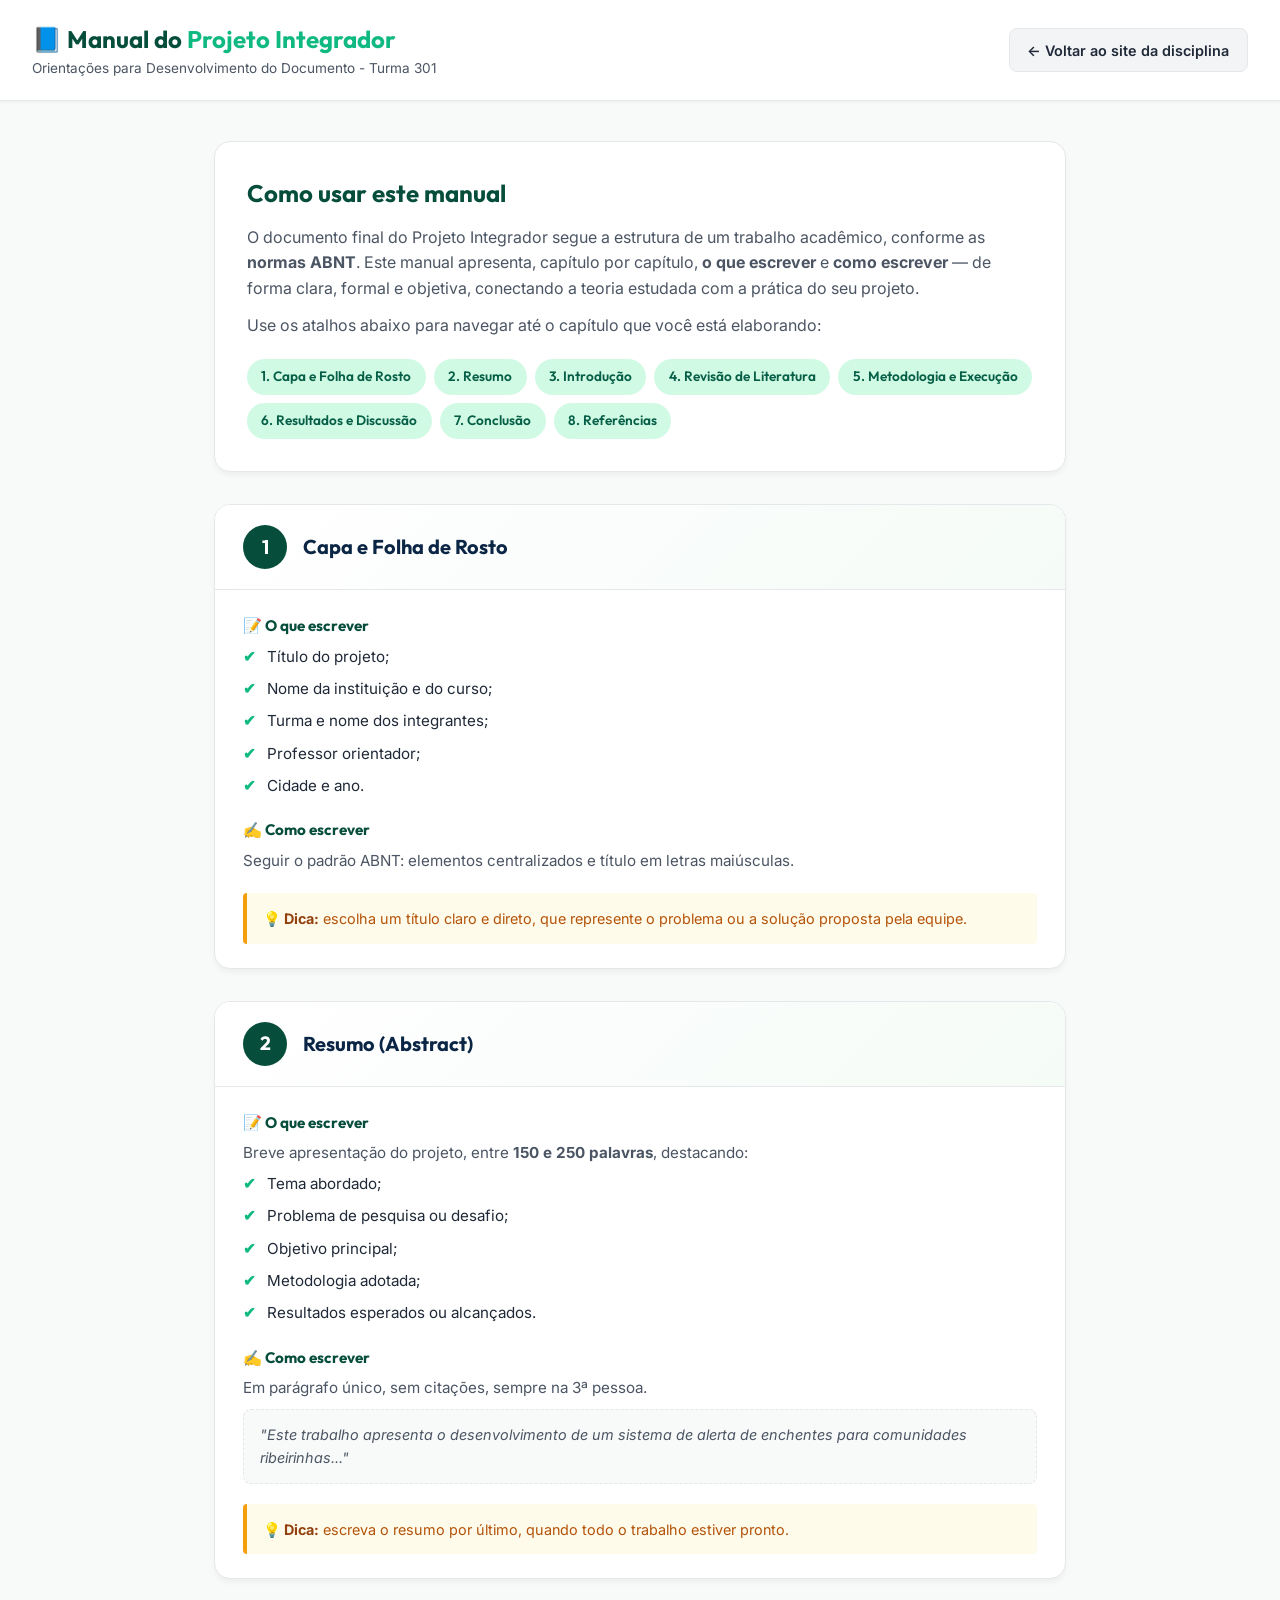
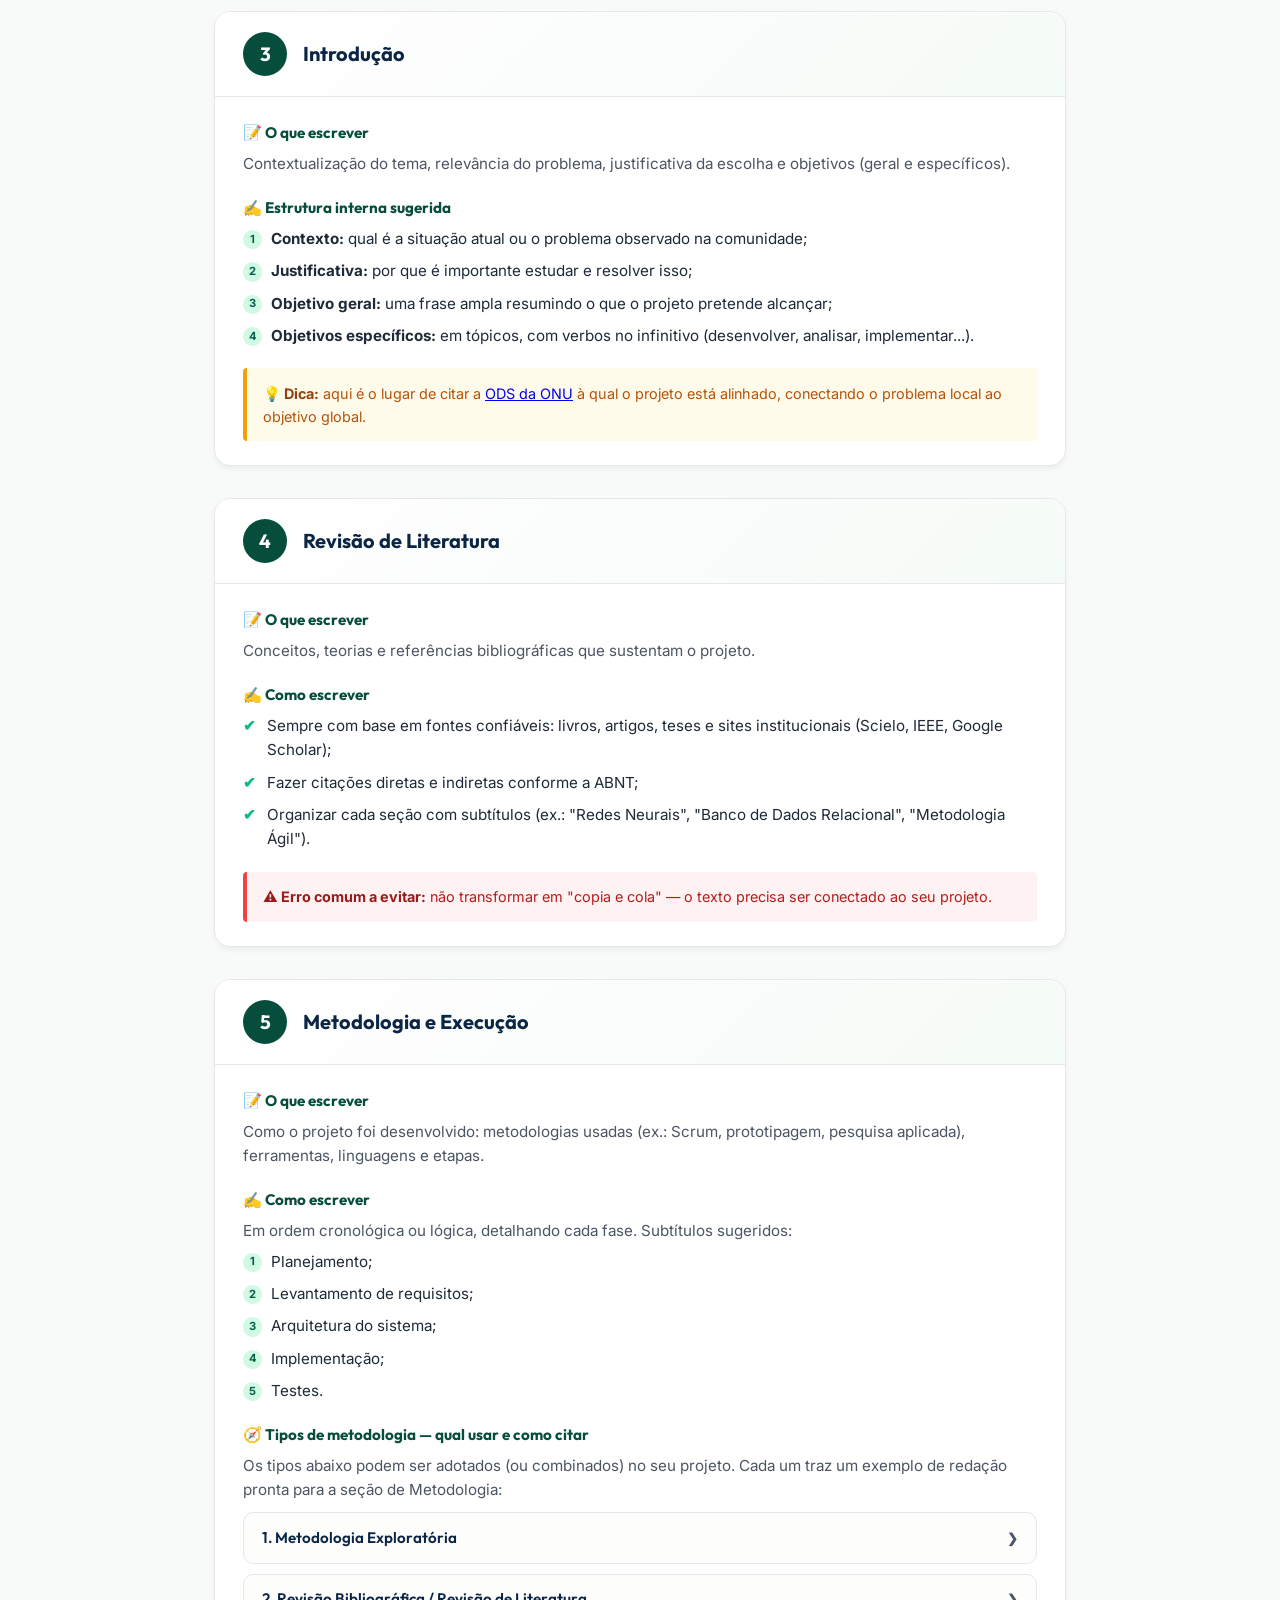
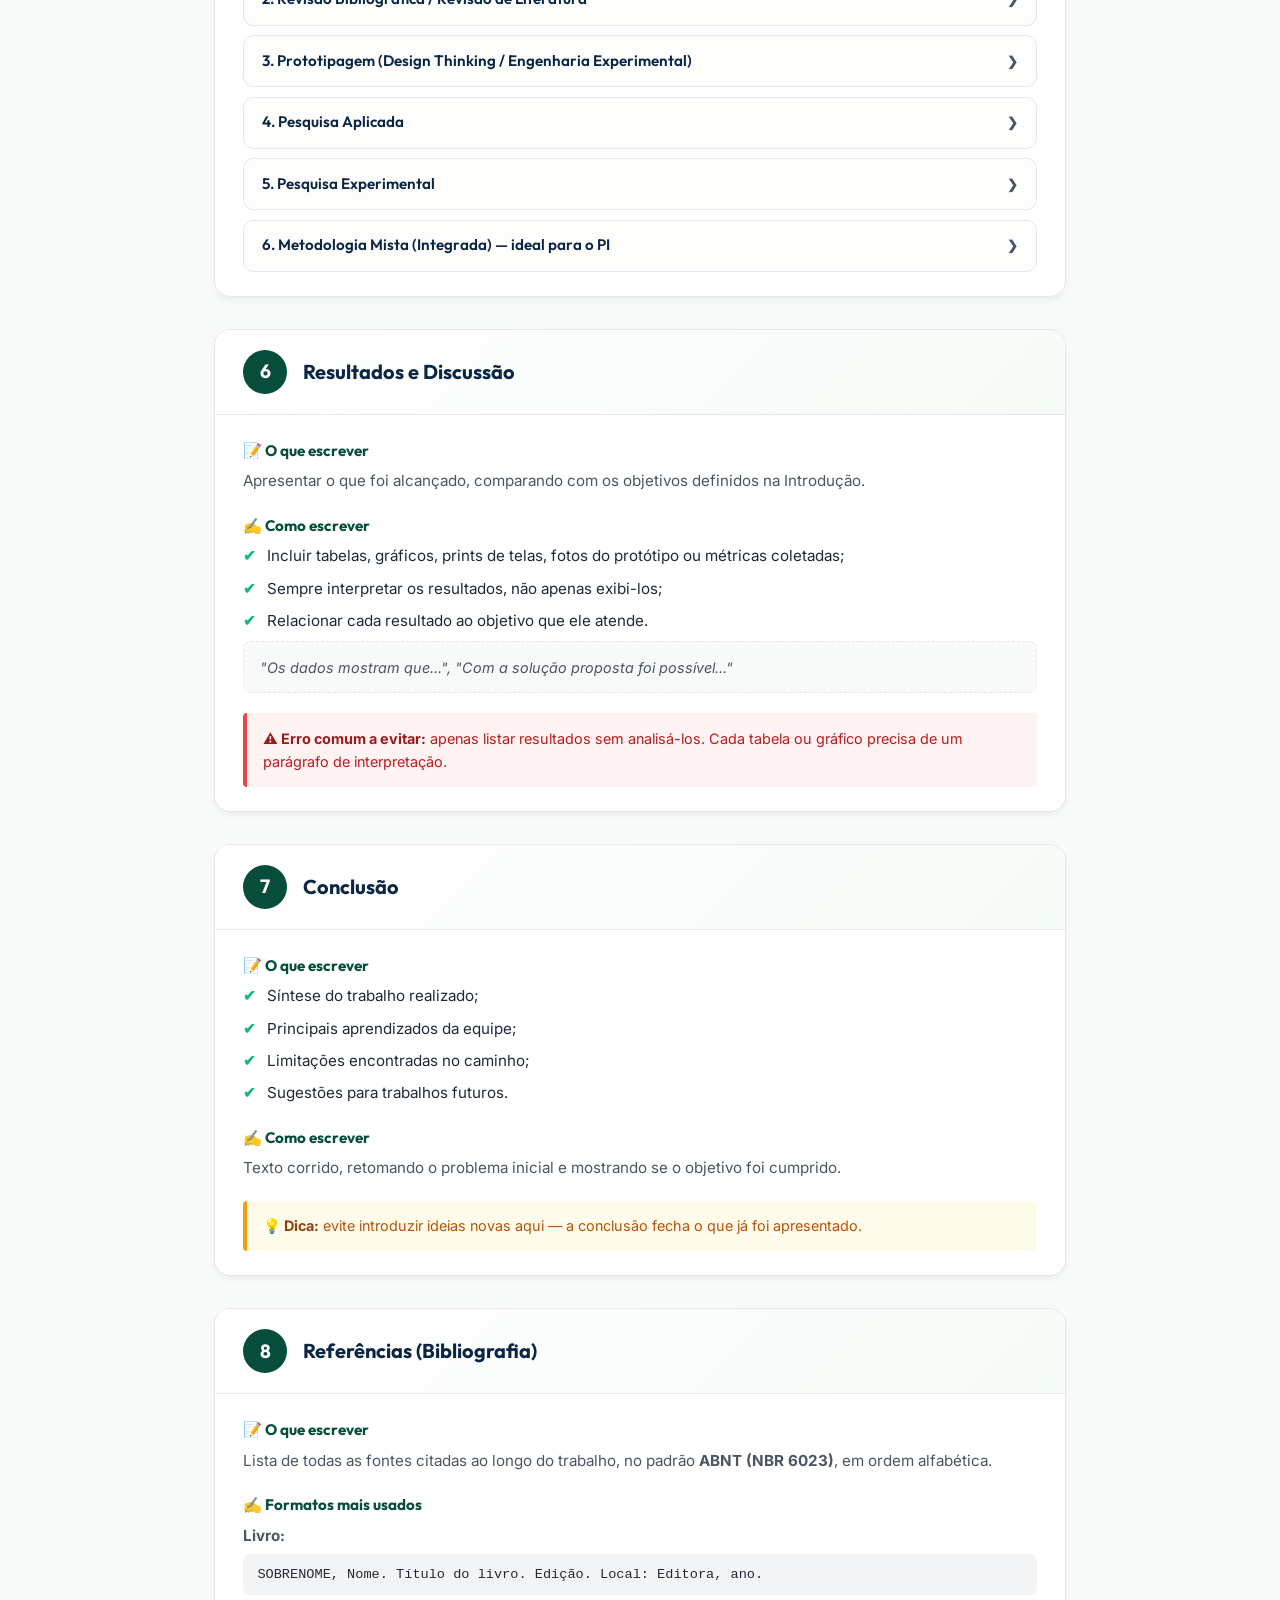
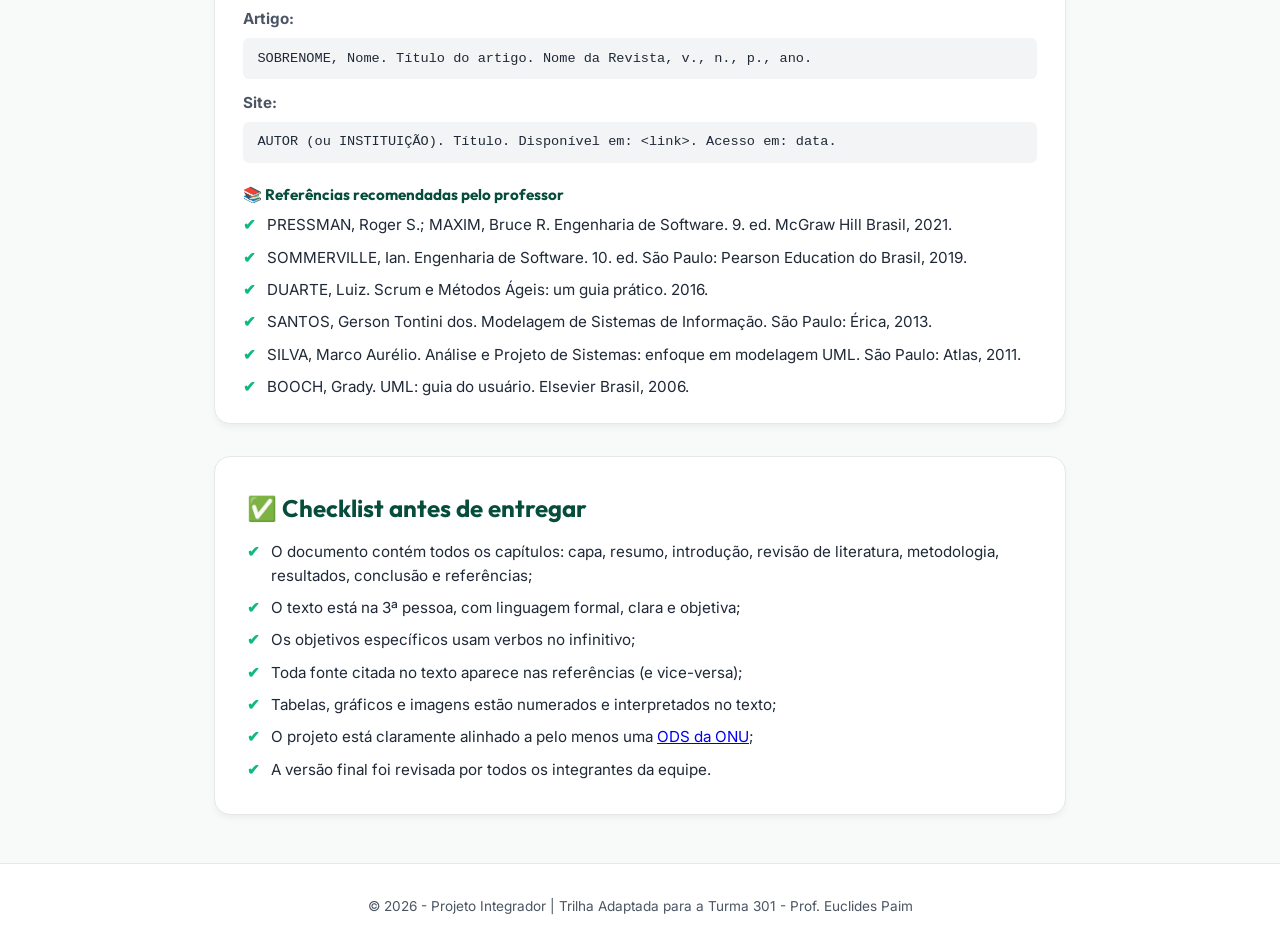
<file: Projeto-Integrador/manual.html>
<!DOCTYPE html>
<html lang="pt-BR">
<head>
  <meta charset="UTF-8">
  <meta name="viewport" content="width=device-width, initial-scale=1.0">
  <meta name="description" content="Manual do Projeto Integrador da Turma 301: estrutura do documento conforme normas acadêmicas, com instruções de elaboração para cada capítulo — da capa às referências.">
  <title>Manual do Projeto Integrador - Turma 301</title>
  <link rel="icon" href="data:image/svg+xml,<svg xmlns='http://www.w3.org/2000/svg' viewBox='0 0 100 100'><text y='.9em' font-size='90'>📘</text></svg>">
  <style>
    @import url('https://fonts.googleapis.com/css2?family=Inter:wght@300;400;500;600;700&family=Outfit:wght@400;500;600;700&display=swap');

    :root {
      --bg-cream: #F8FAF9;
      --primary-indigo: #064E3B;
      --primary-navy: #0B2545;
      --accent-teal: #10B981;
      --accent-mint: #D1FAE5;
      --text-main: #1F2937;
      --text-light: #4B5563;
      --border-color: #E5E7EB;
      --font-title: 'Outfit', sans-serif;
      --font-body: 'Inter', sans-serif;
      --font-code: 'Courier New', Courier, monospace;
    }

    * { margin: 0; padding: 0; box-sizing: border-box; }

    body {
      font-family: var(--font-body);
      background-color: var(--bg-cream);
      color: var(--text-main);
      line-height: 1.6;
    }

    header.page-header {
      background-color: white;
      border-bottom: 1px solid var(--border-color);
      padding: 1.25rem 2rem;
      display: flex;
      align-items: center;
      justify-content: space-between;
      gap: 1rem;
      flex-wrap: wrap;
      position: sticky;
      top: 0;
      z-index: 10;
      box-shadow: 0 1px 3px rgba(0,0,0,0.05);
    }

    .page-header h1 {
      font-family: var(--font-title);
      color: var(--primary-indigo);
      font-size: 1.5rem;
    }

    .page-header h1 span { color: var(--accent-teal); }

    .page-header p { font-size: 0.85rem; color: var(--text-light); }

    .back-btn {
      background-color: #F3F4F6;
      border: 1px solid var(--border-color);
      color: var(--text-main);
      text-decoration: none;
      padding: 0.6rem 1.1rem;
      border-radius: 8px;
      font-size: 0.9rem;
      font-weight: 600;
      white-space: nowrap;
      transition: all 0.2s ease;
    }

    .back-btn:hover { background-color: var(--primary-indigo); color: white; }

    main {
      max-width: 900px;
      margin: 2.5rem auto;
      padding: 0 1.5rem;
      display: flex;
      flex-direction: column;
      gap: 2rem;
    }

    .card {
      background-color: white;
      border: 1px solid var(--border-color);
      border-radius: 16px;
      padding: 2rem;
      box-shadow: 0 4px 6px -1px rgba(0,0,0,0.05);
    }

    .card h2 {
      font-family: var(--font-title);
      color: var(--primary-indigo);
      margin-bottom: 0.75rem;
    }

    .intro-card p { color: var(--text-light); margin-bottom: 0.75rem; }

    /* MAPA DA ESTRUTURA */
    .structure-map {
      display: flex;
      flex-wrap: wrap;
      gap: 0.5rem;
      margin-top: 1.25rem;
    }

    .structure-chip {
      background-color: var(--accent-mint);
      color: #065F46;
      font-family: var(--font-title);
      font-size: 0.85rem;
      font-weight: 600;
      padding: 0.45rem 0.9rem;
      border-radius: 30px;
      text-decoration: none;
      transition: all 0.15s ease;
    }

    .structure-chip:hover { background-color: var(--accent-teal); color: white; }

    /* ETAPAS */
    .step-card {
      border: 1px solid var(--border-color);
      border-radius: 16px;
      background-color: white;
      box-shadow: 0 4px 6px -1px rgba(0,0,0,0.05);
      overflow: hidden;
      scroll-margin-top: 90px;
    }

    .step-header {
      display: flex;
      align-items: center;
      gap: 1rem;
      padding: 1.25rem 1.75rem;
      background: linear-gradient(135deg, #FFFFFF 0%, #F5FBF7 100%);
      border-bottom: 1px solid var(--border-color);
    }

    .step-num {
      flex-shrink: 0;
      width: 44px;
      height: 44px;
      border-radius: 50%;
      background-color: var(--primary-indigo);
      color: white;
      font-family: var(--font-title);
      font-size: 1.2rem;
      font-weight: 700;
      display: flex;
      align-items: center;
      justify-content: center;
    }

    .step-header h3 {
      font-family: var(--font-title);
      color: var(--primary-navy);
      font-size: 1.25rem;
    }

    .step-body { padding: 1.5rem 1.75rem; }

    .step-block { margin-bottom: 1.25rem; }

    .step-block:last-child { margin-bottom: 0; }

    .step-block h4 {
      font-family: var(--font-title);
      color: var(--primary-indigo);
      font-size: 0.95rem;
      margin-bottom: 0.4rem;
    }

    .step-block p { color: var(--text-light); font-size: 0.95rem; }

    .step-block ul, .step-block ol {
      margin-top: 0.4rem;
      padding-left: 0;
      list-style: none;
      display: flex;
      flex-direction: column;
      gap: 0.5rem;
    }

    .step-block ul li, .step-block ol li {
      position: relative;
      padding-left: 1.5rem;
      font-size: 0.95rem;
      color: var(--text-main);
    }

    .step-block ul li::before {
      content: "✔";
      position: absolute;
      left: 0;
      color: var(--accent-teal);
      font-weight: bold;
    }

    .step-block ol { counter-reset: item; }

    .step-block ol li { counter-increment: item; padding-left: 1.75rem; }

    .step-block ol li::before {
      content: counter(item);
      position: absolute;
      left: 0;
      top: 0.2rem;
      width: 1.2rem;
      height: 1.2rem;
      border-radius: 50%;
      background-color: var(--accent-mint);
      color: #065F46;
      font-size: 0.7rem;
      font-weight: 700;
      display: flex;
      align-items: center;
      justify-content: center;
    }

    .tip-box {
      background-color: #FFFBEB;
      border-left: 4px solid #F59E0B;
      padding: 0.85rem 1rem;
      border-radius: 4px;
      font-size: 0.9rem;
      color: #B45309;
      margin-top: 1.1rem;
    }

    .tip-box strong { color: #92400E; }

    .warn-box {
      background-color: #FEF2F2;
      border-left: 4px solid #EF4444;
      padding: 0.85rem 1rem;
      border-radius: 4px;
      font-size: 0.9rem;
      color: #B91C1C;
      margin-top: 0.75rem;
    }

    .warn-box strong { color: #991B1B; }

    .example-box {
      background-color: #F8FAF9;
      border: 1px dashed var(--border-color);
      border-radius: 8px;
      padding: 0.85rem 1rem;
      font-size: 0.9rem;
      color: var(--text-light);
      font-style: italic;
      margin-top: 0.5rem;
    }

    .ref-format {
      font-family: var(--font-code);
      font-size: 0.85rem;
      background-color: #F3F4F6;
      border-radius: 6px;
      padding: 0.6rem 0.9rem;
      display: block;
      margin-top: 0.4rem;
      color: var(--text-main);
    }

    /* METODOLOGIAS (accordion) */
    details.method {
      border: 1px solid var(--border-color);
      border-radius: 10px;
      margin-top: 0.6rem;
      background-color: #FDFDFC;
    }

    details.method summary {
      cursor: pointer;
      padding: 0.8rem 1.1rem;
      font-family: var(--font-title);
      font-weight: 600;
      color: var(--primary-navy);
      font-size: 0.95rem;
      list-style: none;
      display: flex;
      justify-content: space-between;
      align-items: center;
    }

    details.method summary::-webkit-details-marker { display: none; }

    details.method summary::after {
      content: "❯";
      font-size: 0.8rem;
      color: var(--text-light);
      transition: transform 0.2s ease;
    }

    details.method[open] summary::after { transform: rotate(90deg); }

    details.method .method-body {
      padding: 0 1.1rem 1rem;
      font-size: 0.9rem;
      color: var(--text-light);
      display: flex;
      flex-direction: column;
      gap: 0.5rem;
    }

    details.method .method-body strong { color: var(--primary-indigo); }

    .citation {
      background-color: var(--accent-mint);
      border-radius: 8px;
      padding: 0.7rem 0.9rem;
      color: #065F46;
      font-style: italic;
      font-size: 0.88rem;
    }

    footer {
      text-align: center;
      padding: 2rem 1rem;
      color: var(--text-light);
      font-size: 0.85rem;
      border-top: 1px solid var(--border-color);
      background-color: white;
      margin-top: 3rem;
    }

    html { scroll-behavior: smooth; }

    @media print {
      header.page-header { position: static; }
      .back-btn { display: none; }
      .step-card { break-inside: avoid; }
      details.method { break-inside: avoid; }
    }
  </style>
</head>
<body>

  <header class="page-header">
    <div>
      <h1>📘 Manual do <span>Projeto Integrador</span></h1>
      <p>Orientações para Desenvolvimento do Documento - Turma 301</p>
    </div>
    <a href="./index.html" class="back-btn">← Voltar ao site da disciplina</a>
  </header>

  <main>

    <section class="card intro-card">
      <h2>Como usar este manual</h2>
      <p>O documento final do Projeto Integrador segue a estrutura de um trabalho acadêmico, conforme as <strong>normas ABNT</strong>. Este manual apresenta, capítulo por capítulo, <strong>o que escrever</strong> e <strong>como escrever</strong> — de forma clara, formal e objetiva, conectando a teoria estudada com a prática do seu projeto.</p>
      <p>Use os atalhos abaixo para navegar até o capítulo que você está elaborando:</p>
      <div class="structure-map">
        <a class="structure-chip" href="#etapa-1">1. Capa e Folha de Rosto</a>
        <a class="structure-chip" href="#etapa-2">2. Resumo</a>
        <a class="structure-chip" href="#etapa-3">3. Introdução</a>
        <a class="structure-chip" href="#etapa-4">4. Revisão de Literatura</a>
        <a class="structure-chip" href="#etapa-5">5. Metodologia e Execução</a>
        <a class="structure-chip" href="#etapa-6">6. Resultados e Discussão</a>
        <a class="structure-chip" href="#etapa-7">7. Conclusão</a>
        <a class="structure-chip" href="#etapa-8">8. Referências</a>
      </div>
    </section>

    <!-- ETAPA 1 -->
    <section class="step-card" id="etapa-1">
      <div class="step-header">
        <div class="step-num">1</div>
        <h3>Capa e Folha de Rosto</h3>
      </div>
      <div class="step-body">
        <div class="step-block">
          <h4>📝 O que escrever</h4>
          <ul>
            <li>Título do projeto;</li>
            <li>Nome da instituição e do curso;</li>
            <li>Turma e nome dos integrantes;</li>
            <li>Professor orientador;</li>
            <li>Cidade e ano.</li>
          </ul>
        </div>
        <div class="step-block">
          <h4>✍️ Como escrever</h4>
          <p>Seguir o padrão ABNT: elementos centralizados e título em letras maiúsculas.</p>
        </div>
        <div class="tip-box"><strong>💡 Dica:</strong> escolha um título claro e direto, que represente o problema ou a solução proposta pela equipe.</div>
      </div>
    </section>

    <!-- ETAPA 2 -->
    <section class="step-card" id="etapa-2">
      <div class="step-header">
        <div class="step-num">2</div>
        <h3>Resumo (Abstract)</h3>
      </div>
      <div class="step-body">
        <div class="step-block">
          <h4>📝 O que escrever</h4>
          <p>Breve apresentação do projeto, entre <strong>150 e 250 palavras</strong>, destacando:</p>
          <ul>
            <li>Tema abordado;</li>
            <li>Problema de pesquisa ou desafio;</li>
            <li>Objetivo principal;</li>
            <li>Metodologia adotada;</li>
            <li>Resultados esperados ou alcançados.</li>
          </ul>
        </div>
        <div class="step-block">
          <h4>✍️ Como escrever</h4>
          <p>Em parágrafo único, sem citações, sempre na 3ª pessoa.</p>
          <div class="example-box">"Este trabalho apresenta o desenvolvimento de um sistema de alerta de enchentes para comunidades ribeirinhas..."</div>
        </div>
        <div class="tip-box"><strong>💡 Dica:</strong> escreva o resumo por último, quando todo o trabalho estiver pronto.</div>
      </div>
    </section>

    <!-- ETAPA 3 -->
    <section class="step-card" id="etapa-3">
      <div class="step-header">
        <div class="step-num">3</div>
        <h3>Introdução</h3>
      </div>
      <div class="step-body">
        <div class="step-block">
          <h4>📝 O que escrever</h4>
          <p>Contextualização do tema, relevância do problema, justificativa da escolha e objetivos (geral e específicos).</p>
        </div>
        <div class="step-block">
          <h4>✍️ Estrutura interna sugerida</h4>
          <ol>
            <li><strong>Contexto:</strong> qual é a situação atual ou o problema observado na comunidade;</li>
            <li><strong>Justificativa:</strong> por que é importante estudar e resolver isso;</li>
            <li><strong>Objetivo geral:</strong> uma frase ampla resumindo o que o projeto pretende alcançar;</li>
            <li><strong>Objetivos específicos:</strong> em tópicos, com verbos no infinitivo (desenvolver, analisar, implementar...).</li>
          </ol>
        </div>
        <div class="tip-box"><strong>💡 Dica:</strong> aqui é o lugar de citar a <a href="./guia-ods.html">ODS da ONU</a> à qual o projeto está alinhado, conectando o problema local ao objetivo global.</div>
      </div>
    </section>

    <!-- ETAPA 4 -->
    <section class="step-card" id="etapa-4">
      <div class="step-header">
        <div class="step-num">4</div>
        <h3>Revisão de Literatura</h3>
      </div>
      <div class="step-body">
        <div class="step-block">
          <h4>📝 O que escrever</h4>
          <p>Conceitos, teorias e referências bibliográficas que sustentam o projeto.</p>
        </div>
        <div class="step-block">
          <h4>✍️ Como escrever</h4>
          <ul>
            <li>Sempre com base em fontes confiáveis: livros, artigos, teses e sites institucionais (Scielo, IEEE, Google Scholar);</li>
            <li>Fazer citações diretas e indiretas conforme a ABNT;</li>
            <li>Organizar cada seção com subtítulos (ex.: "Redes Neurais", "Banco de Dados Relacional", "Metodologia Ágil").</li>
          </ul>
        </div>
        <div class="warn-box"><strong>⚠️ Erro comum a evitar:</strong> não transformar em "copia e cola" — o texto precisa ser conectado ao seu projeto.</div>
      </div>
    </section>

    <!-- ETAPA 5 -->
    <section class="step-card" id="etapa-5">
      <div class="step-header">
        <div class="step-num">5</div>
        <h3>Metodologia e Execução</h3>
      </div>
      <div class="step-body">
        <div class="step-block">
          <h4>📝 O que escrever</h4>
          <p>Como o projeto foi desenvolvido: metodologias usadas (ex.: Scrum, prototipagem, pesquisa aplicada), ferramentas, linguagens e etapas.</p>
        </div>
        <div class="step-block">
          <h4>✍️ Como escrever</h4>
          <p>Em ordem cronológica ou lógica, detalhando cada fase. Subtítulos sugeridos:</p>
          <ol>
            <li>Planejamento;</li>
            <li>Levantamento de requisitos;</li>
            <li>Arquitetura do sistema;</li>
            <li>Implementação;</li>
            <li>Testes.</li>
          </ol>
        </div>
        <div class="step-block">
          <h4>🧭 Tipos de metodologia — qual usar e como citar</h4>
          <p>Os tipos abaixo podem ser adotados (ou combinados) no seu projeto. Cada um traz um exemplo de redação pronta para a seção de Metodologia:</p>

          <details class="method">
            <summary>1. Metodologia Exploratória</summary>
            <div class="method-body">
              <p><strong>Objetivo:</strong> investigar o tema e entender as possibilidades técnicas e conceituais antes da construção.</p>
              <p><strong>Quando usar:</strong> na fase inicial do projeto, para compreender o problema (ex.: descarte de lixo, enchentes, monitoramento de academias).</p>
              <p><strong>Métodos típicos:</strong> levantamento de dados, entrevistas, benchmarking de soluções existentes, estudos de caso.</p>
              <p class="citation">"Trata-se de uma pesquisa de caráter exploratório, com o objetivo de compreender as tecnologias e abordagens existentes relacionadas ao problema proposto."</p>
            </div>
          </details>

          <details class="method">
            <summary>2. Revisão Bibliográfica / Revisão de Literatura</summary>
            <div class="method-body">
              <p><strong>Objetivo:</strong> construir a base teórica que justifica as decisões do projeto.</p>
              <p><strong>Quando usar:</strong> logo no início, e continuar atualizando durante o desenvolvimento.</p>
              <p><strong>Como fazer:</strong> pesquisa em bases como Scielo, IEEE, Google Scholar e ResearchGate, analisando conceitos, tecnologias e metodologias similares.</p>
              <p class="citation">"A metodologia inclui uma revisão bibliográfica para embasar teoricamente o desenvolvimento do protótipo."</p>
            </div>
          </details>

          <details class="method">
            <summary>3. Prototipagem (Design Thinking / Engenharia Experimental)</summary>
            <div class="method-body">
              <p><strong>Objetivo:</strong> desenvolver, testar e aprimorar um modelo funcional da solução.</p>
              <p><strong>Quando usar:</strong> nas fases intermediárias e finais do projeto.</p>
              <p><strong>Como estruturar:</strong> Ideação (requisitos e possíveis soluções) → Modelagem (primeiro protótipo em papel, Figma, Tinkercad ou hardware) → Implementação (versão funcional mínima, o MVP) → Testes e ajustes (feedback e iterações).</p>
              <p class="citation">"A metodologia de prototipagem foi adotada para validar a viabilidade técnica do sistema proposto, permitindo ajustes iterativos a partir de testes práticos."</p>
            </div>
          </details>

          <details class="method">
            <summary>4. Pesquisa Aplicada</summary>
            <div class="method-body">
              <p><strong>Objetivo:</strong> aplicar o conhecimento teórico para resolver um problema concreto.</p>
              <p><strong>Quando usar:</strong> sempre que o projeto tem um produto ou serviço final (apps, sensores, sistemas).</p>
              <p class="citation">"Esta pesquisa caracteriza-se como aplicada, pois visa propor e testar uma solução tecnológica para um problema real da comunidade."</p>
            </div>
          </details>

          <details class="method">
            <summary>5. Pesquisa Experimental</summary>
            <div class="method-body">
              <p><strong>Objetivo:</strong> comprovar hipóteses por meio de testes controlados.</p>
              <p><strong>Quando usar:</strong> quando houver medições, comparações de desempenho ou testes controlados (ex.: comparar dois sensores de umidade para verificar qual tem melhor precisão).</p>
              <p class="citation">"A etapa experimental consistiu na coleta de dados em condições controladas para validar o funcionamento dos sensores utilizados."</p>
            </div>
          </details>

          <details class="method">
            <summary>6. Metodologia Mista (Integrada) — ideal para o PI</summary>
            <div class="method-body">
              <p><strong>Objetivo:</strong> unir mais de um tipo de metodologia de forma coerente. Ideal para projetos integradores, pois combina revisão bibliográfica (fundamentação teórica), prototipagem (validação prática) e pesquisa aplicada/exploratória (contextualização do problema).</p>
              <p class="citation">"A metodologia adotada é de natureza mista, envolvendo uma revisão bibliográfica para embasamento teórico e o desenvolvimento de um protótipo funcional. O estudo possui caráter exploratório e aplicado, com enfoque na resolução de um problema real utilizando recursos tecnológicos."</p>
            </div>
          </details>
        </div>
      </div>
    </section>

    <!-- ETAPA 6 -->
    <section class="step-card" id="etapa-6">
      <div class="step-header">
        <div class="step-num">6</div>
        <h3>Resultados e Discussão</h3>
      </div>
      <div class="step-body">
        <div class="step-block">
          <h4>📝 O que escrever</h4>
          <p>Apresentar o que foi alcançado, comparando com os objetivos definidos na Introdução.</p>
        </div>
        <div class="step-block">
          <h4>✍️ Como escrever</h4>
          <ul>
            <li>Incluir tabelas, gráficos, prints de telas, fotos do protótipo ou métricas coletadas;</li>
            <li>Sempre interpretar os resultados, não apenas exibi-los;</li>
            <li>Relacionar cada resultado ao objetivo que ele atende.</li>
          </ul>
          <div class="example-box">"Os dados mostram que...", "Com a solução proposta foi possível..."</div>
        </div>
        <div class="warn-box"><strong>⚠️ Erro comum a evitar:</strong> apenas listar resultados sem analisá-los. Cada tabela ou gráfico precisa de um parágrafo de interpretação.</div>
      </div>
    </section>

    <!-- ETAPA 7 -->
    <section class="step-card" id="etapa-7">
      <div class="step-header">
        <div class="step-num">7</div>
        <h3>Conclusão</h3>
      </div>
      <div class="step-body">
        <div class="step-block">
          <h4>📝 O que escrever</h4>
          <ul>
            <li>Síntese do trabalho realizado;</li>
            <li>Principais aprendizados da equipe;</li>
            <li>Limitações encontradas no caminho;</li>
            <li>Sugestões para trabalhos futuros.</li>
          </ul>
        </div>
        <div class="step-block">
          <h4>✍️ Como escrever</h4>
          <p>Texto corrido, retomando o problema inicial e mostrando se o objetivo foi cumprido.</p>
        </div>
        <div class="tip-box"><strong>💡 Dica:</strong> evite introduzir ideias novas aqui — a conclusão fecha o que já foi apresentado.</div>
      </div>
    </section>

    <!-- ETAPA 8 -->
    <section class="step-card" id="etapa-8">
      <div class="step-header">
        <div class="step-num">8</div>
        <h3>Referências (Bibliografia)</h3>
      </div>
      <div class="step-body">
        <div class="step-block">
          <h4>📝 O que escrever</h4>
          <p>Lista de todas as fontes citadas ao longo do trabalho, no padrão <strong>ABNT (NBR 6023)</strong>, em ordem alfabética.</p>
        </div>
        <div class="step-block">
          <h4>✍️ Formatos mais usados</h4>
          <p><strong>Livro:</strong></p>
          <span class="ref-format">SOBRENOME, Nome. Título do livro. Edição. Local: Editora, ano.</span>
          <p style="margin-top: 0.75rem;"><strong>Artigo:</strong></p>
          <span class="ref-format">SOBRENOME, Nome. Título do artigo. Nome da Revista, v., n., p., ano.</span>
          <p style="margin-top: 0.75rem;"><strong>Site:</strong></p>
          <span class="ref-format">AUTOR (ou INSTITUIÇÃO). Título. Disponível em: &lt;link&gt;. Acesso em: data.</span>
        </div>
        <div class="step-block">
          <h4>📚 Referências recomendadas pelo professor</h4>
          <ul>
            <li>PRESSMAN, Roger S.; MAXIM, Bruce R. Engenharia de Software. 9. ed. McGraw Hill Brasil, 2021.</li>
            <li>SOMMERVILLE, Ian. Engenharia de Software. 10. ed. São Paulo: Pearson Education do Brasil, 2019.</li>
            <li>DUARTE, Luiz. Scrum e Métodos Ágeis: um guia prático. 2016.</li>
            <li>SANTOS, Gerson Tontini dos. Modelagem de Sistemas de Informação. São Paulo: Érica, 2013.</li>
            <li>SILVA, Marco Aurélio. Análise e Projeto de Sistemas: enfoque em modelagem UML. São Paulo: Atlas, 2011.</li>
            <li>BOOCH, Grady. UML: guia do usuário. Elsevier Brasil, 2006.</li>
          </ul>
        </div>
      </div>
    </section>

    <!-- CHECKLIST FINAL -->
    <section class="card">
      <h2>✅ Checklist antes de entregar</h2>
      <div class="step-block">
        <ul>
          <li>O documento contém todos os capítulos: capa, resumo, introdução, revisão de literatura, metodologia, resultados, conclusão e referências;</li>
          <li>O texto está na 3ª pessoa, com linguagem formal, clara e objetiva;</li>
          <li>Os objetivos específicos usam verbos no infinitivo;</li>
          <li>Toda fonte citada no texto aparece nas referências (e vice-versa);</li>
          <li>Tabelas, gráficos e imagens estão numerados e interpretados no texto;</li>
          <li>O projeto está claramente alinhado a pelo menos uma <a href="./guia-ods.html">ODS da ONU</a>;</li>
          <li>A versão final foi revisada por todos os integrantes da equipe.</li>
        </ul>
      </div>
    </section>

  </main>

  <footer>
    <p>&copy; 2026 - Projeto Integrador | Trilha Adaptada para a Turma 301 - Prof. Euclides Paim</p>
  </footer>

</body>
</html>
</file>
<file: Banco-de-Dados/style.css>
/* CSS de Banco de Dados 101 - Estilo Moderno e Premium */
@import url('https://fonts.googleapis.com/css2?family=Inter:wght@300;400;500;600;700&family=Outfit:wght@400;500;600;700&family=JetBrains+Mono:wght@400;500;600&display=swap');

:root {
  --bg-cream: #F8FAFC; /* Slate ultra light */
  --bg-card: #FFFFFF;
  --text-main: #0F172A;
  --text-light: #475569;
  
  /* Cores Temáticas de Dados (Indigo & Cyan) */
  --primary-navy: #1E1B4B; /* Deep Indigo */
  --primary-hover: #312E81;
  --accent-teal: #06B6D4; /* Vibrante Cyan */
  --accent-teal-light: #ECFEFF;
  --accent-teal-hover: #0891B2;
  
  /* Estados */
  --color-success: #10B981;
  --color-success-bg: #D1FAE5;
  --color-error: #EF4444;
  --color-error-bg: #FEE2E2;
  --color-warning: #F59E0B;
  --color-warning-bg: #FEF3C7;
  
  /* Bordas e Sombras */
  --border-color: #E2E8F0;
  --border-radius-sm: 8px;
  --border-radius-md: 12px;
  --border-radius-lg: 20px;
  
  --shadow-sm: 0 1px 3px 0 rgba(0, 0, 0, 0.05);
  --shadow-md: 0 4px 6px -1px rgba(0, 0, 0, 0.05), 0 2px 4px -1px rgba(0, 0, 0, 0.03);
  --shadow-lg: 0 10px 15px -3px rgba(30, 27, 75, 0.04), 0 4px 6px -2px rgba(30, 27, 75, 0.02);
  --shadow-premium: 0 20px 25px -5px rgba(30, 27, 75, 0.06), 0 10px 10px -5px rgba(30, 27, 75, 0.03);
  
  /* Fontes */
  --font-title: 'Outfit', 'Inter', sans-serif;
  --font-body: 'Inter', sans-serif;
  --font-code: 'JetBrains Mono', monospace;
}

* {
  margin: 0;
  padding: 0;
  box-sizing: border-box;
}

body {
  font-family: var(--font-body);
  background-color: var(--bg-cream);
  color: var(--text-main);
  line-height: 1.6;
  -webkit-font-smoothing: antialiased;
}

/* Header */
header {
  background-color: var(--bg-card);
  border-bottom: 1px solid var(--border-color);
  padding: 1rem 2rem;
  position: sticky;
  top: 0;
  z-index: 100;
  box-shadow: var(--shadow-sm);
}

.header-brand {
  max-width: 1200px;
  margin: 0 auto;
  display: flex;
  justify-content: space-between;
  align-items: center;
}

.logo-section h1 {
  font-family: var(--font-title);
  color: var(--primary-navy);
  font-size: 1.6rem;
  font-weight: 700;
  display: flex;
  align-items: center;
  gap: 0.5rem;
}

.logo-section h1 span {
  color: var(--accent-teal);
}

.logo-section p {
  color: var(--text-light);
  font-size: 0.8rem;
}

.sidebar-toggle-btn {
  display: none;
  background: none;
  border: 1px solid var(--border-color);
  padding: 0.5rem 0.8rem;
  border-radius: var(--border-radius-sm);
  cursor: pointer;
  align-items: center;
  gap: 0.4rem;
  font-family: var(--font-body);
  font-weight: 600;
  color: var(--text-light);
  transition: all 0.2s;
}

.sidebar-toggle-btn:hover {
  background-color: #F8FAFC;
  color: var(--primary-navy);
}

/* App Container */
.app-container {
  display: flex;
  min-height: calc(100vh - 70px);
  position: relative;
  max-width: 1440px;
  margin: 0 auto;
  width: 100%;
}

/* Sidebar Menu Sanfona */
.sidebar {
  width: 300px;
  flex-shrink: 0;
  background-color: var(--bg-card);
  border-right: 1px solid var(--border-color);
  padding: 1.5rem 1rem;
  display: flex;
  flex-direction: column;
  gap: 1rem;
  transition: transform 0.3s ease;
  overflow-y: auto;
}

@media (max-width: 900px) {
  .sidebar-toggle-btn {
    display: flex;
  }
  .sidebar {
    position: absolute;
    left: 0;
    top: 0;
    bottom: 0;
    z-index: 90;
    transform: translateX(-100%);
    box-shadow: var(--shadow-lg);
  }
  .sidebar.open {
    transform: translateX(0);
  }
}

.accordion-group {
  border-bottom: 1px solid var(--border-color);
  padding-bottom: 0.75rem;
  margin-bottom: 0.5rem;
}

.accordion-group:last-child {
  border-bottom: none;
}

.accordion-header {
  width: 100%;
  background: none;
  border: none;
  display: flex;
  justify-content: space-between;
  align-items: center;
  padding: 0.5rem 0.25rem;
  font-family: var(--font-title);
  font-weight: 600;
  font-size: 1rem;
  color: var(--primary-navy);
  cursor: pointer;
  text-align: left;
}

.accordion-header .chevron {
  font-size: 0.75rem;
  color: var(--text-light);
  transition: transform 0.2s;
}

.accordion-group.open .accordion-header .chevron {
  transform: rotate(90deg);
}

.accordion-body {
  display: none;
  flex-direction: column;
  gap: 0.25rem;
  margin-top: 0.4rem;
  padding-left: 0.5rem;
}

.accordion-group.open .accordion-body {
  display: flex;
}

.nav-link {
  width: 100%;
  text-align: left;
  background: none;
  border: none;
  padding: 0.5rem 0.75rem;
  border-radius: var(--border-radius-sm);
  font-family: var(--font-body);
  font-size: 0.9rem;
  font-weight: 500;
  color: var(--text-light);
  cursor: pointer;
  display: flex;
  align-items: center;
  gap: 0.5rem;
  transition: all 0.2s;
}

.nav-link:hover {
  background-color: #F1F5F9;
  color: var(--primary-navy);
}

.nav-link.active {
  background-color: var(--accent-teal-light);
  color: var(--accent-teal-hover);
  font-weight: 600;
}

/* Workspace */
.main-workspace {
  flex-grow: 1;
  padding: 2rem;
  overflow-y: auto;
}

@media (max-width: 600px) {
  .main-workspace {
    padding: 1rem;
  }
}

.tab-content {
  display: none;
  animation: fadeIn 0.3s ease-in-out;
}

.tab-content.active {
  display: block;
}

@keyframes fadeIn {
  from { opacity: 0; transform: translateY(10px); }
  to { opacity: 1; transform: translateY(0); }
}

/* Cards */
.card {
  background-color: var(--bg-card);
  border: 1px solid var(--border-color);
  border-radius: var(--border-radius-md);
  padding: 1.75rem;
  margin-bottom: 1.5rem;
  box-shadow: var(--shadow-md);
}

.card-title {
  font-family: var(--font-title);
  color: var(--primary-navy);
  font-size: 1.4rem;
  margin-bottom: 0.75rem;
  font-weight: 600;
  display: flex;
  align-items: center;
  gap: 0.5rem;
}

/* Home / Welcome Grid */
.welcome-grid {
  display: grid;
  grid-template-columns: 1.8fr 1.2fr;
  gap: 1.5rem;
}

@media (max-width: 900px) {
  .welcome-grid {
    grid-template-columns: 1fr;
  }
}

.welcome-box h2 {
  font-family: var(--font-title);
  font-size: 2rem;
  color: var(--primary-navy);
  margin-bottom: 0.75rem;
}

.intro-text {
  font-size: 1.1rem;
  color: var(--text-light);
}

.stats-card {
  background-color: var(--bg-card);
  border: 1px solid var(--border-color);
  border-radius: var(--border-radius-md);
  padding: 1.5rem;
  box-shadow: var(--shadow-md);
  display: flex;
  flex-direction: column;
  justify-content: space-between;
  gap: 1rem;
}

.progress-bar-container {
  background-color: #E2E8F0;
  border-radius: 9999px;
  height: 10px;
  width: 100%;
  overflow: hidden;
  margin: 0.5rem 0;
}

.progress-fill {
  background-color: var(--accent-teal);
  height: 100%;
  width: 0%;
  transition: width 0.5s ease-out;
}

.level-badge-container {
  display: flex;
  flex-wrap: wrap;
  gap: 0.4rem;
  margin-top: 0.5rem;
}

.level-badge {
  width: 40px;
  height: 40px;
  border-radius: var(--border-radius-sm);
  background-color: #F1F5F9;
  border: 2px solid #E2E8F0;
  display: flex;
  justify-content: center;
  align-items: center;
  font-weight: bold;
  color: var(--text-light);
  cursor: pointer;
  transition: all 0.2s;
}

.level-badge.unlocked {
  background-color: var(--accent-teal-light);
  border-color: var(--accent-teal);
  color: var(--accent-teal-hover);
}

.level-badge.completed {
  background-color: var(--color-success-bg);
  border-color: var(--color-success);
  color: #065F46;
}

.level-badge.current {
  outline: 3px solid var(--primary-navy);
  transform: scale(1.05);
}

.level-badge:hover {
  transform: translateY(-2px);
}

/* Theory Módulos Tab Navigation */
.theory-nav {
  display: flex;
  flex-wrap: wrap;
  gap: 0.5rem;
  margin-bottom: 0.9rem;
  border-bottom: 1px solid var(--border-color);
  padding-bottom: 0.5rem;
}

.theory-tab-btn {
  background: none;
  border: none;
  padding: 0.5rem 0.75rem;
  font-family: var(--font-title);
  font-weight: 600;
  font-size: 0.95rem;
  color: var(--text-light);
  cursor: pointer;
  position: relative;
  transition: color 0.2s;
}

.theory-tab-btn.active {
  color: var(--accent-teal);
}

.theory-tab-btn.active::after {
  content: '';
  position: absolute;
  bottom: -9px;
  left: 0;
  right: 0;
  height: 3px;
  background-color: var(--accent-teal);
  border-radius: 3px;
}

/* Segundo nivel: conceitos do modulo ativo */
.theory-concept-nav {
  display: flex;
  flex-wrap: wrap;
  gap: 0.4rem;
  margin-bottom: 1.5rem;
}

.theory-concept-btn {
  background-color: #F1F5F9;
  border: 1px solid var(--border-color);
  border-radius: 999px;
  padding: 0.3rem 0.85rem;
  font-family: var(--font-body);
  font-size: 0.8rem;
  font-weight: 600;
  color: var(--text-light);
  cursor: pointer;
  transition: all 0.2s;
}

.theory-concept-btn:hover {
  border-color: var(--accent-teal);
  color: var(--accent-teal-hover);
}

.theory-concept-btn.active {
  background-color: var(--accent-teal);
  border-color: var(--accent-teal);
  color: #FFFFFF;
}

/* Marca os conceitos que o aluno ja abriu */
.theory-concept-btn.viewed::before {
  content: '\2713\00a0';
  color: var(--color-success);
}

.theory-concept-btn.active.viewed::before {
  color: #FFFFFF;
}

/* Mapa do modulo: fallback do visualizador para conceitos sem grafico proprio */
.module-map {
  display: flex;
  flex-direction: column;
  gap: 0.5rem;
  width: 100%;
}

.module-map-step {
  display: flex;
  align-items: center;
  gap: 0.6rem;
  padding: 0.55rem 0.75rem;
  border-radius: var(--border-radius-sm);
  background-color: #F8FAFC;
  border: 1px solid var(--border-color);
  font-size: 0.85rem;
  color: var(--text-light);
  text-align: left;
}

.module-map-step.current {
  background-color: var(--accent-teal-light);
  border-color: var(--accent-teal);
  color: var(--accent-teal-hover);
  font-weight: 600;
}

.module-map-num {
  flex-shrink: 0;
  width: 22px;
  height: 22px;
  border-radius: 50%;
  background-color: var(--border-color);
  color: var(--text-light);
  display: flex;
  align-items: center;
  justify-content: center;
  font-size: 0.7rem;
  font-weight: bold;
}

.module-map-step.current .module-map-num {
  background-color: var(--accent-teal);
  color: #FFFFFF;
}

.theory-body-content {
  display: none;
  animation: fadeIn 0.2s ease-in;
}

.theory-body-content.active {
  display: block;
}

.theory-grid {
  display: grid;
  grid-template-columns: 1.2fr 0.8fr;
  gap: 1.5rem;
}

@media (max-width: 900px) {
  .theory-grid {
    grid-template-columns: 1fr;
  }
}

.code-snippet {
  background-color: #0F172A;
  color: #F8FAFC;
  padding: 1.25rem;
  border-radius: var(--border-radius-sm);
  font-family: var(--font-code);
  font-size: 0.875rem;
  overflow-x: auto;
  border-left: 4px solid var(--accent-teal);
  margin-top: 1rem;
}

.code-snippet pre {
  margin: 0;
  white-space: pre-wrap;
  word-break: break-all;
}

.code-snippet code {
  font-family: inherit;
  font-size: inherit;
}

/* Dynamic Flowchart & Normalization Visualizer */
.flowchart-card {
  background-color: #F8FAFC;
  border: 1px solid var(--border-color);
  border-radius: var(--border-radius-md);
  padding: 1.25rem;
  display: flex;
  flex-direction: column;
  align-items: center;
}

.visualizer-container {
  width: 100%;
  display: flex;
  flex-direction: column;
  gap: 1rem;
  margin-top: 0.5rem;
}

.visual-step-card {
  background-color: var(--bg-card);
  border: 1px solid var(--border-color);
  border-radius: var(--border-radius-sm);
  padding: 1rem;
  box-shadow: var(--shadow-sm);
  transition: all 0.3s;
}

.visual-step-card.active {
  border-color: var(--accent-teal);
  box-shadow: 0 0 10px rgba(6, 182, 212, 0.15);
}

.visual-table-grid {
  display: block;
  overflow-x: auto;
  margin: 0.5rem 0;
}

.sim-table {
  width: 100%;
  border-collapse: collapse;
  font-family: var(--font-body);
  font-size: 0.8rem;
}

.sim-table th, .sim-table td {
  border: 1px solid var(--border-color);
  padding: 6px 10px;
  text-align: left;
}

.sim-table th {
  background-color: #F1F5F9;
  color: var(--primary-navy);
  font-weight: 600;
}

.arrow-down {
  text-align: center;
  font-size: 1.25rem;
  color: var(--accent-teal);
  margin: 0.25rem 0;
}

/* Dual-Mode Simulator Tab */
.simulator-layout {
  display: grid;
  grid-template-columns: 1fr 1fr;
  gap: 1.5rem;
}

@media (max-width: 900px) {
  .simulator-layout {
    grid-template-columns: 1fr;
  }
}

.sim-editor-column, .sim-preview-column {
  display: flex;
  flex-direction: column;
  gap: 0.75rem;
}

.editor-header, .sim-preview-header {
  background-color: var(--primary-navy);
  color: white;
  padding: 0.6rem 1rem;
  border-top-left-radius: var(--border-radius-sm);
  border-top-right-radius: var(--border-radius-sm);
  font-family: var(--font-title);
  font-weight: 600;
  display: flex;
  justify-content: space-between;
  font-size: 0.85rem;
}

.editor-header .lang, .sim-preview-header span:last-child {
  background-color: rgba(255, 255, 255, 0.15);
  padding: 2px 6px;
  border-radius: 4px;
  font-size: 0.75rem;
  font-family: var(--font-code);
}

.editor-container {
  height: 280px;
  position: relative;
  border: 1px solid var(--border-color);
  border-bottom-left-radius: var(--border-radius-sm);
  border-bottom-right-radius: var(--border-radius-sm);
  overflow: hidden;
}

.editor-wrapper {
  position: relative;
  width: 100%;
  height: 100%;
  background-color: #0F172A; /* Slate 900 */
}

.editor-wrapper textarea,
.editor-wrapper pre {
  position: absolute;
  top: 0;
  left: 0;
  width: 100%;
  height: 100%;
  margin: 0;
  padding: 1rem;
  font-family: var(--font-code) !important;
  font-size: 0.9rem !important;
  line-height: 1.5 !important;
  white-space: pre !important;
  overflow: auto !important;
  box-sizing: border-box !important;
  border: none !important;
  outline: none !important;
}

.editor-wrapper textarea {
  color: transparent !important;
  background: transparent !important;
  caret-color: var(--accent-teal) !important;
  resize: none !important;
  z-index: 2;
  word-wrap: normal !important;
  user-select: text !important;
}

.editor-wrapper pre {
  color: #E2E8F0;
  z-index: 1;
  pointer-events: none;
  scrollbar-width: none !important;
}

.editor-wrapper pre::-webkit-scrollbar {
  display: none !important;
}

.editor-wrapper pre code {
  font-family: inherit !important;
  font-size: inherit !important;
  line-height: inherit !important;
  white-space: inherit !important;
  background: transparent !important;
  padding: 0 !important;
}

/* Syntax Highlighting */
.hl-keyword { color: #F43F5E !important; font-weight: 600; }
.hl-val { color: #10B981 !important; }
.hl-number { color: #F59E0B !important; }
.hl-comment { color: #64748B !important; font-style: italic !important; }

.editor-toolbar {
  display: flex;
  justify-content: flex-end;
  gap: 0.5rem;
  margin-top: 0.5rem;
}

/* Custom interactive buttons */
.primary-btn {
  background-color: var(--accent-teal);
  color: white;
  border: none;
  padding: 0.6rem 1.2rem;
  border-radius: var(--border-radius-sm);
  font-weight: 600;
  font-family: var(--font-body);
  cursor: pointer;
  transition: all 0.2s;
  display: flex;
  align-items: center;
  gap: 0.4rem;
  font-size: 0.9rem;
}

.primary-btn:hover {
  background-color: var(--accent-teal-hover);
  transform: translateY(-1px);
}

.btn-secondary {
  background-color: white;
  border: 1px solid var(--border-color);
  color: var(--text-light);
  padding: 0.6rem 1.2rem;
  border-radius: var(--border-radius-sm);
  font-weight: 600;
  font-family: var(--font-body);
  cursor: pointer;
  transition: all 0.2s;
}

.btn-secondary:hover {
  background-color: #F8FAFC;
  color: var(--primary-navy);
}

.results-panel {
  margin-top: 1rem;
  background-color: #0F172A;
  border-radius: var(--border-radius-sm);
  padding: 1rem;
  font-family: var(--font-code);
  min-height: 100px;
  overflow-x: auto;
  border: 1px solid #1E293B;
}

.results-panel .console-msg {
  color: #38BDF8;
  margin-bottom: 0.5rem;
  font-size: 0.85rem;
}

.results-panel .console-error {
  color: #EF4444;
  margin-bottom: 0.5rem;
  font-size: 0.85rem;
  font-weight: bold;
}

/* Drag and Drop Conceptual Challenges Area */
.drag-challenge-container {
  display: flex;
  flex-direction: column;
  gap: 1.5rem;
  margin-top: 1rem;
}

.drag-pool {
  background-color: #F8FAFC;
  border: 2px dashed var(--border-color);
  border-radius: var(--border-radius-md);
  padding: 1.25rem;
  display: flex;
  flex-wrap: wrap;
  gap: 0.6rem;
  min-height: 80px;
}

.drag-item {
  background-color: var(--bg-card);
  border: 1px solid var(--border-color);
  border-radius: var(--border-radius-sm);
  padding: 0.6rem 1rem;
  cursor: grab;
  font-weight: 500;
  font-size: 0.85rem;
  box-shadow: var(--shadow-sm);
  user-select: none;
  transition: transform 0.2s, box-shadow 0.2s;
  display: flex;
  align-items: center;
  gap: 0.3rem;
}

.drag-item:active {
  cursor: grabbing;
}

.drag-item.selected {
  outline: 2px solid var(--accent-teal);
  box-shadow: 0 0 8px rgba(6, 182, 212, 0.3);
}

.drag-targets-grid {
  display: grid;
  grid-template-columns: repeat(auto-fit, minmax(220px, 1fr));
  gap: 1rem;
}

.drag-target-column {
  background-color: #F1F5F9;
  border: 1px solid var(--border-color);
  border-radius: var(--border-radius-md);
  padding: 1rem;
  display: flex;
  flex-direction: column;
  gap: 0.75rem;
  min-height: 180px;
}

.drag-target-column h4 {
  font-family: var(--font-title);
  color: var(--primary-navy);
  font-size: 0.95rem;
  border-bottom: 2px solid var(--border-color);
  padding-bottom: 0.25rem;
  text-align: center;
  text-transform: uppercase;
}

.drag-target-column .drop-zone {
  flex-grow: 1;
  display: flex;
  flex-direction: column;
  gap: 0.5rem;
  min-height: 120px;
  border-radius: var(--border-radius-sm);
  transition: background-color 0.2s;
}

.drag-target-column .drop-zone.dragover {
  background-color: #E2E8F0;
  outline: 2px dashed var(--accent-teal);
}

/* Quiz Styling */
.quiz-progress-text {
  color: var(--text-light);
  font-weight: 600;
  margin-bottom: 0.5rem;
}

.quiz-question {
  font-size: 1.15rem;
  font-weight: 600;
  color: var(--primary-navy);
  margin-bottom: 1.25rem;
}

.quiz-options {
  display: flex;
  flex-direction: column;
  gap: 0.5rem;
}

.quiz-option {
  width: 100%;
  text-align: left;
  background-color: var(--bg-card);
  border: 1.5px solid var(--border-color);
  border-radius: var(--border-radius-sm);
  padding: 0.8rem 1rem;
  cursor: pointer;
  transition: all 0.2s;
  font-family: var(--font-body);
  font-size: 0.9rem;
}

.quiz-option:hover {
  background-color: #F8FAFC;
  border-color: var(--accent-teal);
}

.quiz-option.correct {
  background-color: var(--color-success-bg);
  border-color: var(--color-success);
  color: #065F46;
  font-weight: 500;
}

.quiz-option.incorrect {
  background-color: var(--color-error-bg);
  border-color: var(--color-error);
  color: #991B1B;
}

.quiz-feedback {
  margin-top: 1rem;
  padding: 1rem;
  border-radius: var(--border-radius-sm);
  display: none;
  font-size: 0.875rem;
}

.quiz-feedback.success {
  display: block;
  background-color: var(--color-success-bg);
  border-left: 4px solid var(--color-success);
  color: #065F46;
}

.quiz-feedback.error {
  display: block;
  background-color: var(--color-error-bg);
  border-left: 4px solid var(--color-error);
  color: #991B1B;
}

.quiz-actions {
  margin-top: 1rem;
  display: flex;
  justify-content: flex-end;
}

/* Relatório Escolar & Avaliação Form */
.report-grid {
  display: grid;
  grid-template-columns: 1fr 1.2fr;
  gap: 1.5rem;
}

@media (max-width: 900px) {
  .report-grid {
    grid-template-columns: 1fr;
  }
}

.form-group {
  display: flex;
  flex-direction: column;
  gap: 0.4rem;
  margin-bottom: 1rem;
}

.form-group label {
  font-weight: 600;
  color: var(--primary-navy);
  font-size: 0.9rem;
}

.form-control {
  padding: 0.6rem 0.8rem;
  border: 1px solid var(--border-color);
  border-radius: var(--border-radius-sm);
  font-family: var(--font-body);
  font-size: 0.9rem;
  outline: none;
  transition: border-color 0.2s;
}

.form-control:focus {
  border-color: var(--accent-teal);
}

.report-box {
  background-color: #F8FAFC;
  border: 1px solid var(--border-color);
  border-radius: var(--border-radius-sm);
  padding: 1.25rem;
  min-height: 250px;
  font-family: var(--font-code);
  font-size: 0.85rem;
  color: var(--text-main);
  white-space: pre-wrap;
}

/* Modais de Revisão */
.modal-backdrop {
  position: fixed;
  top: 0;
  left: 0;
  right: 0;
  bottom: 0;
  background-color: rgba(15, 23, 42, 0.6);
  display: flex;
  justify-content: center;
  align-items: center;
  z-index: 1000;
  padding: 1rem;
}

.modal-content {
  background-color: var(--bg-card);
  border-radius: var(--border-radius-md);
  box-shadow: var(--shadow-premium);
  max-width: 650px;
  width: 100%;
  display: flex;
  flex-direction: column;
  max-height: 90vh;
  animation: modalEnter 0.3s cubic-bezier(0.16, 1, 0.3, 1);
}

@keyframes modalEnter {
  from { opacity: 0; transform: translateY(20px) scale(0.95); }
  to { opacity: 1; transform: translateY(0) scale(1); }
}

.modal-header {
  padding: 1.25rem 1.5rem;
  border-bottom: 1px solid var(--border-color);
  display: flex;
  justify-content: space-between;
  align-items: center;
}

.modal-header h3 {
  font-family: var(--font-title);
  color: var(--primary-navy);
  font-size: 1.25rem;
  font-weight: 600;
}

.close-btn {
  background: none;
  border: none;
  font-size: 1.5rem;
  cursor: pointer;
  color: var(--text-light);
}

.modal-body {
  padding: 1.5rem;
  overflow-y: auto;
  font-size: 0.95rem;
  color: #334155;
}

.modal-footer {
  padding: 1rem 1.5rem;
  border-top: 1px solid var(--border-color);
  display: flex;
  justify-content: flex-end;
  gap: 0.5rem;
}

/* Achievements Banner */
.achievement-banner {
  background-color: var(--color-success-bg);
  border: 1px solid var(--color-success);
  border-radius: var(--border-radius-md);
  padding: 1.25rem;
  display: flex;
  align-items: center;
  gap: 1rem;
  color: #065F46;
  margin-top: 1.5rem;
  animation: fadeIn 0.4s ease;
}

.achievement-icon {
  font-size: 2.2rem;
}

.achievement-banner h3 {
  font-family: var(--font-title);
  font-size: 1.15rem;
  margin-bottom: 0.2rem;
}

.achievement-banner p {
  font-size: 0.9rem;
}

/* ==========================================
   PRÁTICA EM LABORATÓRIO (roteiros guiados)
   ========================================== */
.lab-hero {
  background: linear-gradient(135deg, var(--primary-navy) 0%, #312E81 100%);
  color: #FFFFFF;
  border: none;
}
.lab-hero h2 {
  font-family: var(--font-title);
  font-size: 2rem;
  margin: 0.25rem 0 0.5rem;
}
.lab-hero p {
  color: #E0E7FF;
  max-width: 760px;
}
.lab-kicker {
  display: inline-block;
  font-size: 0.75rem;
  font-weight: 600;
  letter-spacing: 0.08em;
  text-transform: uppercase;
  color: var(--accent-teal);
  background-color: rgba(6, 182, 212, 0.12);
  padding: 0.2rem 0.6rem;
  border-radius: 9999px;
}
.lab-meta {
  display: flex;
  flex-wrap: wrap;
  gap: 0.5rem;
  margin-top: 1rem;
}
.lab-meta span {
  font-size: 0.8rem;
  padding: 0.25rem 0.75rem;
  border: 1px solid rgba(255, 255, 255, 0.25);
  border-radius: 9999px;
  color: #FFFFFF;
}
.lab-progress {
  display: flex;
  align-items: center;
  gap: 0.75rem;
  margin-top: 1.25rem;
}
.lab-progress .progress-bar-container {
  flex: 1;
  background-color: rgba(255, 255, 255, 0.2);
  margin: 0;
}
.lab-progress span {
  font-size: 0.85rem;
  white-space: nowrap;
}
.lab-reset {
  background: none;
  border: 1px solid rgba(255, 255, 255, 0.35);
  color: #FFFFFF;
  border-radius: var(--border-radius-sm);
  padding: 0.25rem 0.7rem;
  font-size: 0.8rem;
  cursor: pointer;
}
.lab-reset:hover { background-color: rgba(255, 255, 255, 0.1); }
.lab-toc {
  display: flex;
  flex-wrap: wrap;
  gap: 0.5rem;
  margin-top: 1.25rem;
}
.lab-toc-item {
  display: flex;
  align-items: center;
  gap: 0.4rem;
  font-size: 0.8rem;
  color: #FFFFFF;
  text-decoration: none;
  background-color: rgba(255, 255, 255, 0.08);
  padding: 0.3rem 0.75rem 0.3rem 0.3rem;
  border-radius: 9999px;
}
.lab-toc-item span {
  width: 20px;
  height: 20px;
  border-radius: 50%;
  background-color: var(--accent-teal);
  display: inline-flex;
  align-items: center;
  justify-content: center;
  font-size: 0.7rem;
  font-weight: 700;
}
.lab-toc-item:hover { background-color: rgba(255, 255, 255, 0.18); }

/* Cabeçalho de cada parte */
.lab-part { scroll-margin-top: 90px; }
.lab-part-head {
  display: flex;
  align-items: center;
  gap: 0.75rem;
  margin-bottom: 1rem;
}
.lab-part-head h3 {
  font-family: var(--font-title);
  color: var(--primary-navy);
  font-size: 1.3rem;
  flex: 1;
}
.lab-part-num {
  width: 34px;
  height: 34px;
  flex-shrink: 0;
  border-radius: var(--border-radius-sm);
  background-color: var(--primary-navy);
  color: #FFFFFF;
  font-weight: 700;
  display: flex;
  align-items: center;
  justify-content: center;
}
.lab-part-time {
  font-size: 0.8rem;
  color: var(--text-light);
  background-color: #F1F5F9;
  padding: 0.2rem 0.6rem;
  border-radius: 9999px;
}
.lab-intro {
  color: var(--text-light);
  margin-bottom: 1rem;
}
.lab-subtitle {
  font-family: var(--font-title);
  color: var(--primary-navy);
  font-size: 1.05rem;
  margin: 1.25rem 0 0.5rem;
}

/* Passos com caixa de "feito" */
.lab-steps {
  list-style: none;
  display: flex;
  flex-direction: column;
  gap: 1rem;
}
.lab-step {
  display: flex;
  gap: 0.9rem;
  align-items: flex-start;
}
.lab-step-body { flex: 1; min-width: 0; }
.lab-step-body > p { margin-bottom: 0.5rem; }
.lab-check { position: relative; flex-shrink: 0; margin-top: 2px; cursor: pointer; }
.lab-check input { position: absolute; opacity: 0; width: 0; height: 0; }
.lab-check span {
  display: block;
  width: 22px;
  height: 22px;
  border: 2px solid #CBD5E1;
  border-radius: 6px;
  background-color: #FFFFFF;
  transition: all 0.15s;
}
.lab-check input:checked + span {
  background-color: var(--color-success);
  border-color: var(--color-success);
}
.lab-check input:checked + span::after {
  content: "";
  position: absolute;
  left: 7px;
  top: 3px;
  width: 6px;
  height: 11px;
  border: solid #FFFFFF;
  border-width: 0 2px 2px 0;
  transform: rotate(45deg);
}
.lab-check input:focus-visible + span { outline: 2px solid var(--accent-teal); outline-offset: 2px; }
.lab-step.done .lab-step-body > p { color: var(--text-light); }

/* Terminal */
.lab-term {
  background-color: #0F172A;
  border-radius: var(--border-radius-sm);
  overflow: hidden;
  border-left: 4px solid var(--accent-teal);
}
.lab-term-bar {
  display: flex;
  justify-content: space-between;
  align-items: center;
  padding: 0.35rem 0.75rem;
  background-color: #1E293B;
  font-size: 0.75rem;
  color: #94A3B8;
}
.lab-term pre {
  margin: 0;
  padding: 0.85rem 1rem;
  overflow-x: auto;
}
.lab-term code,
.lab-step-body .lab-term code {
  font-family: var(--font-code);
  font-size: 0.9rem;
  color: #E2E8F0;
  white-space: pre;
  background: none;
  padding: 0;
}
.lab-copy {
  background-color: transparent;
  color: #E2E8F0;
  border: 1px solid #475569;
  border-radius: 6px;
  padding: 0.15rem 0.6rem;
  font-size: 0.75rem;
  cursor: pointer;
}
.lab-copy:hover { border-color: var(--accent-teal); color: var(--accent-teal); }
.lab-copy.ok { border-color: var(--color-success); color: var(--color-success); }
.primary-btn.lab-copy { color: #FFFFFF; border: none; font-size: 0.85rem; padding: 0.5rem 1rem; }
.primary-btn.lab-copy.ok { background-color: var(--color-success); color: #FFFFFF; }

/* "Deve aparecer" */
.lab-out {
  margin-top: 0.5rem;
  border: 1px solid var(--border-color);
  border-radius: var(--border-radius-sm);
  background-color: #F8FAFC;
}
.lab-out summary {
  cursor: pointer;
  padding: 0.45rem 0.75rem;
  font-size: 0.85rem;
  font-weight: 600;
  color: var(--accent-teal-hover);
}
.lab-out pre {
  margin: 0;
  padding: 0.25rem 1rem 0.85rem;
  font-family: var(--font-code);
  font-size: 0.85rem;
  color: #334155;
  overflow-x: auto;
}

/* Avisos e perguntas */
.lab-note {
  margin-top: 0.6rem;
  padding: 0.7rem 0.9rem;
  border-radius: var(--border-radius-sm);
  border-left: 4px solid;
  font-size: 0.9rem;
}
.lab-note strong { display: block; margin-bottom: 0.15rem; }
.lab-note-tip { background-color: var(--accent-teal-light); border-color: var(--accent-teal); }
.lab-note-tip strong { color: var(--accent-teal-hover); }
.lab-note-warn { background-color: var(--color-warning-bg); border-color: var(--color-warning); }
.lab-note-warn strong { color: #B45309; }
.lab-note code, .lab-step-body code, .lab-quest code, .lab-list code, .lab-next code {
  font-family: var(--font-code);
  font-size: 0.85em;
  background-color: rgba(15, 23, 42, 0.06);
  padding: 0.05rem 0.3rem;
  border-radius: 4px;
}
.lab-notes-grid {
  display: grid;
  grid-template-columns: 1fr 1fr;
  gap: 0.75rem;
  margin-top: 1rem;
}
.lab-question {
  margin-top: 1.25rem;
  padding: 1rem 1.1rem;
  border-radius: var(--border-radius-sm);
  background-color: #EEF2FF;
  border: 1px dashed #818CF8;
}
.lab-question strong { color: var(--primary-navy); display: block; margin-bottom: 0.2rem; }

/* Arquivo jogos.sql */
.lab-file {
  display: flex;
  justify-content: space-between;
  align-items: center;
  gap: 1rem;
  flex-wrap: wrap;
  padding: 0.85rem 1rem;
  border: 1px solid var(--border-color);
  border-radius: var(--border-radius-sm);
  background-color: #FFFFFF;
}
.lab-file span { display: block; font-size: 0.85rem; color: var(--text-light); }
.lab-file-actions { display: flex; gap: 0.5rem; flex-wrap: wrap; }
.lab-file-actions .btn-secondary { text-decoration: none; display: inline-flex; align-items: center; }
.lab-cols { margin: 0.75rem 0 0; }

/* Perguntas da Parte 3 */
.lab-quests { display: flex; flex-direction: column; gap: 0.5rem; }
.lab-quest {
  display: flex;
  align-items: center;
  gap: 0.75rem;
  padding: 0.7rem 0.9rem;
  border: 1px solid var(--border-color);
  border-radius: var(--border-radius-sm);
  cursor: pointer;
  transition: background-color 0.15s;
}
.lab-quest:hover { background-color: #F8FAFC; }
.lab-quest input { width: 18px; height: 18px; accent-color: var(--color-success); flex-shrink: 0; }
.lab-quest-num {
  width: 26px;
  height: 26px;
  flex-shrink: 0;
  border-radius: 50%;
  background-color: #F1F5F9;
  color: var(--primary-navy);
  font-weight: 700;
  font-size: 0.8rem;
  display: flex;
  align-items: center;
  justify-content: center;
}
.lab-quest-text { flex: 1; }
.lab-quest-text small { display: block; color: var(--text-light); margin-top: 0.15rem; }
.lab-quest-rows {
  font-size: 0.75rem;
  font-weight: 600;
  white-space: nowrap;
  color: var(--accent-teal-hover);
  background-color: var(--accent-teal-light);
  padding: 0.15rem 0.55rem;
  border-radius: 9999px;
}
.lab-quest:has(input:checked) { background-color: var(--color-success-bg); border-color: #A7F3D0; }

/* Sequência didática */
.lab-method { display: grid; grid-template-columns: repeat(3, 1fr); gap: 1rem; }
.lab-method > div, .lab-tools > div {
  padding: 1rem;
  border: 1px solid var(--border-color);
  border-radius: var(--border-radius-sm);
  background-color: #F8FAFC;
}
.lab-method span {
  display: inline-flex;
  width: 26px;
  height: 26px;
  border-radius: 50%;
  background-color: var(--accent-teal);
  color: #FFFFFF;
  font-weight: 700;
  font-size: 0.8rem;
  align-items: center;
  justify-content: center;
  margin-bottom: 0.4rem;
}
.lab-method b, .lab-tools b { display: block; color: var(--primary-navy); margin-bottom: 0.2rem; }
.lab-method p, .lab-tools p { font-size: 0.9rem; color: var(--text-light); }
.lab-tools { display: grid; grid-template-columns: repeat(3, 1fr); gap: 1rem; }
.lab-seq-grid { display: grid; grid-template-columns: 1.2fr 1fr; gap: 1.5rem; }
.lab-list { padding-left: 1.2rem; display: flex; flex-direction: column; gap: 0.35rem; }
.lab-timeline { list-style: none; border-left: 2px solid var(--border-color); padding-left: 1rem; display: flex; flex-direction: column; gap: 0.75rem; }
.lab-timeline li { position: relative; }
.lab-timeline li::before {
  content: "";
  position: absolute;
  left: calc(-1rem - 6px);
  top: 6px;
  width: 10px;
  height: 10px;
  border-radius: 50%;
  background-color: var(--accent-teal);
}
.lab-timeline b { color: var(--primary-navy); }
.lab-timeline span { font-size: 0.75rem; color: var(--text-light); margin-left: 0.4rem; }
.lab-timeline p { font-size: 0.88rem; color: var(--text-light); }
.lab-seq-actions { display: flex; flex-wrap: wrap; gap: 0.6rem; margin-top: 1.5rem; }
.lab-seq-actions .btn-secondary { text-decoration: none; display: inline-flex; align-items: center; }
.lab-next { padding-left: 1.3rem; display: flex; flex-direction: column; gap: 0.6rem; }
.lab-next b { color: var(--primary-navy); }
.lab-next p { font-size: 0.9rem; color: var(--text-light); }

@media (max-width: 900px) {
  .lab-notes-grid, .lab-method, .lab-tools, .lab-seq-grid { grid-template-columns: 1fr; }
  .lab-hero h2 { font-size: 1.6rem; }
}
</file>
<file: Logica-de-Programacao/style.css>
/* Importação de fontes modernas e amigáveis */
@import url('https://fonts.googleapis.com/css2?family=Inter:wght@300;400;500;600;700&family=Outfit:wght@400;500;600;700&family=JetBrains+Mono:wght@400;500;600&display=swap');

/* Variáveis do Design System */
:root {
  --bg-cream: #FAF9F6;
  --bg-card: #FFFFFF;
  --text-main: #1E293B;
  --text-light: #64748B;
  
  /* Cores de Destaque */
  --primary-navy: #1B365D;
  --primary-hover: #122543;
  --accent-teal: #0D9488;
  --accent-teal-light: #CCFBF1;
  --accent-teal-hover: #0F766E;
  
  /* Estados */
  --color-success: #10B981;
  --color-success-bg: #D1FAE5;
  --color-error: #E11D48;
  --color-error-bg: #FFE4E6;
  --color-warning: #D97706;
  --color-warning-bg: #FEF3C7;
  
  /* Bordas e Sombras */
  --border-color: #E2E8F0;
  --border-radius-sm: 8px;
  --border-radius-md: 12px;
  --border-radius-lg: 20px;
  
  --shadow-sm: 0 1px 3px 0 rgba(0, 0, 0, 0.05);
  --shadow-md: 0 4px 6px -1px rgba(0, 0, 0, 0.05), 0 2px 4px -1px rgba(0, 0, 0, 0.03);
  --shadow-lg: 0 10px 15px -3px rgba(0, 0, 0, 0.05), 0 4px 6px -2px rgba(0, 0, 0, 0.02);
  --shadow-premium: 0 20px 25px -5px rgba(27, 54, 93, 0.03), 0 10px 10px -5px rgba(27, 54, 93, 0.02);
  
  /* Fontes */
  --font-title: 'Outfit', 'Inter', sans-serif;
  --font-body: 'Inter', sans-serif;
  --font-code: 'JetBrains Mono', monospace;
}

/* Reset e Base */
* {
  margin: 0;
  padding: 0;
  box-sizing: border-box;
}

body {
  font-family: var(--font-body);
  background-color: var(--bg-cream);
  color: var(--text-main);
  line-height: 1.6;
  -webkit-font-smoothing: antialiased;
}

/* Layout Geral */
header {
  background-color: var(--bg-card);
  border-bottom: 1px solid var(--border-color);
  padding: 1.5rem 2rem;
  position: sticky;
  top: 0;
  z-index: 100;
  box-shadow: var(--shadow-sm);
}

.header-container {
  max-width: 1200px;
  margin: 0 auto;
  display: flex;
  justify-content: space-between;
  align-items: center;
  flex-wrap: wrap;
  gap: 1rem;
}

.logo-section h1 {
  font-family: var(--font-title);
  color: var(--primary-navy);
  font-size: 1.8rem;
  font-weight: 700;
  display: flex;
  align-items: center;
  gap: 0.5rem;
}

.logo-section h1 span {
  color: var(--accent-teal);
}

.logo-section p {
  color: var(--text-light);
  font-size: 0.875rem;
}

/* Navegação por Abas */
nav {
  display: flex;
  gap: 0.5rem;
}

.tab-btn {
  background: none;
  border: 1px solid transparent;
  padding: 0.6rem 1.2rem;
  font-family: var(--font-body);
  font-weight: 500;
  color: var(--text-light);
  border-radius: var(--border-radius-lg);
  cursor: pointer;
  font-size: 0.95rem;
  display: flex;
  align-items: center;
  gap: 0.5rem;
  transition: all 0.2s ease;
}

.tab-btn:hover {
  background-color: #F1F5F9;
  color: var(--primary-navy);
}

.tab-btn.active {
  background-color: var(--primary-navy);
  color: #FFFFFF;
  box-shadow: var(--shadow-md);
}

/* Container Principal */
main {
  max-width: 1200px;
  margin: 2rem auto;
  padding: 0 1.5rem;
}

.tab-content {
  display: none;
  animation: fadeIn 0.3s ease-in-out;
}

.tab-content.active {
  display: block;
}

@keyframes fadeIn {
  from { opacity: 0; transform: translateY(10px); }
  to { opacity: 1; transform: translateY(0); }
}

/* Cartões (Cards) */
.card {
  background-color: var(--bg-card);
  border: 1px solid var(--border-color);
  border-radius: var(--border-radius-md);
  padding: 2rem;
  margin-bottom: 2rem;
  box-shadow: var(--shadow-md);
}

.card-title {
  font-family: var(--font-title);
  color: var(--primary-navy);
  font-size: 1.5rem;
  margin-bottom: 1rem;
  font-weight: 600;
}

/* Aba 1: Início (Home) */
.welcome-grid {
  display: grid;
  grid-template-columns: 2fr 1fr;
  gap: 2rem;
}

@media (max-width: 768px) {
  .welcome-grid {
    grid-template-columns: 1fr;
  }
}

.welcome-box h2 {
  font-family: var(--font-title);
  font-size: 2.2rem;
  color: var(--primary-navy);
  margin-bottom: 1rem;
  line-height: 1.2;
}

.welcome-box p.intro-text {
  font-size: 1.15rem;
  color: var(--text-light);
  margin-bottom: 1.5rem;
}

.stats-card {
  background-color: var(--bg-card);
  border: 1px solid var(--border-color);
  border-radius: var(--border-radius-md);
  padding: 1.5rem;
  box-shadow: var(--shadow-md);
  display: flex;
  flex-direction: column;
  justify-content: space-between;
}

.stats-header {
  font-family: var(--font-title);
  font-weight: 600;
  color: var(--primary-navy);
  margin-bottom: 1rem;
  font-size: 1.1rem;
}

.progress-bar-container {
  background-color: #E2E8F0;
  border-radius: 9999px;
  height: 12px;
  width: 100%;
  overflow: hidden;
  margin: 0.5rem 0;
}

.progress-fill {
  background-color: var(--accent-teal);
  height: 100%;
  width: 0%;
  transition: width 0.5s ease-out;
}

.level-badge-container {
  display: grid;
  grid-template-columns: repeat(5, 1fr);
  gap: 0.5rem;
  margin-top: 1.5rem;
}

.level-badge {
  aspect-ratio: 1;
  border-radius: var(--border-radius-sm);
  background-color: #F1F5F9;
  border: 2px solid #E2E8F0;
  display: flex;
  flex-direction: column;
  justify-content: center;
  align-items: center;
  font-weight: bold;
  color: var(--text-light);
  cursor: pointer;
  transition: all 0.2s ease;
}

.level-badge.unlocked {
  background-color: #F0FDF4;
  border-color: #86EFAC;
  color: #16A34A;
}

.level-badge.current {
  background-color: var(--accent-teal-light);
  border-color: var(--accent-teal);
  color: var(--accent-teal-hover);
  transform: scale(1.05);
}

.level-badge:hover {
  transform: translateY(-3px);
}

/* Aba 2: Teoria */
.theory-nav {
  display: flex;
  gap: 1rem;
  margin-bottom: 2rem;
  border-bottom: 1px solid var(--border-color);
  padding-bottom: 0.5rem;
}

.theory-tab-btn {
  background: none;
  border: none;
  padding: 0.5rem 1rem;
  font-weight: 600;
  font-size: 1.1rem;
  color: var(--text-light);
  cursor: pointer;
  position: relative;
}

.theory-tab-btn.active {
  color: var(--accent-teal);
}

.theory-tab-btn.active::after {
  content: '';
  position: absolute;
  bottom: -9px;
  left: 0;
  right: 0;
  height: 3px;
  background-color: var(--accent-teal);
  border-top-left-radius: 3px;
  border-top-right-radius: 3px;
}

.theory-body-content {
  display: none;
}

.theory-body-content.active {
  display: block;
}

.theory-grid {
  display: grid;
  grid-template-columns: 1fr 1fr;
  gap: 2rem;
}

@media (max-width: 768px) {
  .theory-grid {
    grid-template-columns: 1fr;
  }
}

.code-snippet {
  background-color: #1E293B;
  color: #F8FAFC;
  padding: 1.5rem;
  border-radius: var(--border-radius-md);
  font-family: var(--font-code);
  font-size: 0.95rem;
  overflow-x: auto;
  box-shadow: var(--shadow-md);
  border-left: 4px solid var(--accent-teal);
}

/* Fluxograma Interativo na Teoria */
.flowchart-card {
  background-color: #F8FAFC;
  border: 1px solid var(--border-color);
  border-radius: var(--border-radius-md);
  padding: 1.5rem;
  display: flex;
  flex-direction: column;
  align-items: center;
  justify-content: center;
}

.flowchart-container {
  display: flex;
  flex-direction: column;
  align-items: center;
  width: 100%;
  gap: 1.5rem;
}

.flow-node {
  background-color: var(--bg-card);
  border: 2px solid var(--border-color);
  border-radius: var(--border-radius-sm);
  padding: 0.8rem 1.5rem;
  font-weight: 500;
  font-size: 0.95rem;
  box-shadow: var(--shadow-sm);
  transition: all 0.3s ease;
  position: relative;
  text-align: center;
}

.flow-node.diamond {
  background-color: #FFFBEB;
  border-color: #FDE047;
  transform: rotate(0deg);
  border-radius: 12px; /* Emulação de losango mais suave */
}

.flow-node.diamond::before {
  content: 'Se...';
  position: absolute;
  top: -10px;
  left: 10px;
  font-size: 0.75rem;
  background-color: #FEF3C7;
  color: #D97706;
  padding: 1px 6px;
  border-radius: 4px;
  font-weight: bold;
}

.flow-node.active {
  border-color: var(--accent-teal);
  box-shadow: 0 0 12px rgba(13, 148, 136, 0.4);
  transform: scale(1.05);
}

.flow-arrow {
  width: 2px;
  height: 25px;
  background-color: var(--border-color);
  position: relative;
  transition: background-color 0.3s ease;
}

.flow-arrow::after {
  content: '';
  position: absolute;
  bottom: -3px;
  left: -4px;
  border-left: 5px solid transparent;
  border-right: 5px solid transparent;
  border-top: 6px solid var(--border-color);
}

.flow-arrow.active {
  background-color: var(--accent-teal);
}

.flow-arrow.active::after {
  border-top-color: var(--accent-teal);
}

.flow-branch-container {
  display: flex;
  gap: 3rem;
  width: 100%;
  justify-content: center;
}

.flow-branch {
  display: flex;
  flex-direction: column;
  align-items: center;
  position: relative;
}

.branch-label {
  font-size: 0.8rem;
  font-weight: bold;
  color: var(--text-light);
  margin-bottom: 0.25rem;
}

.branch-label.yes { color: var(--color-success); }
.branch-label.no { color: var(--color-error); }

/* Aba 3: Simulador */
.simulator-layout {
  display: grid;
  grid-template-columns: 1fr 1fr;
  gap: 2rem;
}

@media (max-width: 768px) {
  .simulator-layout {
    grid-template-columns: 1fr;
  }
}

.controls-card {
  display: flex;
  flex-direction: column;
  gap: 1.5rem;
}

.control-item {
  background-color: #F8FAFC;
  border: 1px solid var(--border-color);
  border-radius: var(--border-radius-sm);
  padding: 1.2rem;
}

.control-item label {
  display: block;
  font-weight: 600;
  color: var(--primary-navy);
  margin-bottom: 0.5rem;
  font-size: 1.05rem;
}

.control-slider-container {
  display: flex;
  align-items: center;
  gap: 1rem;
}

.control-slider {
  flex-grow: 1;
  accent-color: var(--accent-teal);
  height: 6px;
  cursor: pointer;
}

.control-value {
  font-family: var(--font-code);
  font-weight: bold;
  font-size: 1.2rem;
  color: var(--accent-teal);
  min-width: 60px;
  text-align: right;
}

.btn-group {
  display: flex;
  gap: 0.5rem;
}

.btn-choice {
  flex-grow: 1;
  background-color: #FFFFFF;
  border: 1px solid var(--border-color);
  border-radius: var(--border-radius-sm);
  padding: 0.6rem;
  cursor: pointer;
  font-weight: 500;
  transition: all 0.2s ease;
}

.btn-choice:hover {
  background-color: #F1F5F9;
}

.btn-choice.active {
  background-color: var(--accent-teal);
  color: #FFFFFF;
  border-color: var(--accent-teal);
}

.sim-code-card {
  display: flex;
  flex-direction: column;
}

.sim-code-editor {
  background-color: #1E293B;
  border-radius: var(--border-radius-md);
  padding: 1.5rem;
  color: #F8FAFC;
  font-family: var(--font-code);
  font-size: 1rem;
  position: relative;
  overflow-x: auto;
  min-height: 200px;
}

.sim-line {
  padding: 2px 8px;
  border-radius: 4px;
  transition: background-color 0.25s ease;
  white-space: pre;
}

.sim-line.active {
  background-color: rgba(13, 148, 136, 0.3);
  border-left: 3px solid var(--accent-teal);
  padding-left: 5px; /* Compensa a borda lateral */
}

.sim-console {
  margin-top: 1.5rem;
  background-color: #0F172A;
  border-radius: var(--border-radius-sm);
  padding: 1rem;
  font-family: var(--font-code);
  color: #38BDF8;
  border: 1px solid #334155;
  min-height: 80px;
  position: relative;
}

.sim-console::before {
  content: 'SAÍDA DO CONSOLE:';
  position: absolute;
  top: -10px;
  left: 10px;
  font-size: 0.7rem;
  background-color: #334155;
  color: #94A3B8;
  padding: 1px 6px;
  border-radius: 4px;
  font-weight: bold;
}

/* Aba 4: Quiz */
.quiz-progress-text {
  color: var(--text-light);
  margin-bottom: 0.5rem;
  font-weight: 500;
}

.quiz-question {
  font-size: 1.25rem;
  font-weight: 600;
  color: var(--primary-navy);
  margin-bottom: 1.5rem;
}

.quiz-code-block {
  background-color: #F8FAFC;
  border: 1px solid var(--border-color);
  padding: 1rem;
  border-radius: var(--border-radius-sm);
  font-family: var(--font-code);
  font-size: 0.95rem;
  white-space: pre-wrap;
  margin-bottom: 1.5rem;
  color: #334155;
}

.quiz-options {
  display: flex;
  flex-direction: column;
  gap: 0.75rem;
}

.quiz-option {
  background-color: var(--bg-card);
  border: 2px solid var(--border-color);
  border-radius: var(--border-radius-sm);
  padding: 1rem 1.25rem;
  cursor: pointer;
  text-align: left;
  font-size: 1rem;
  font-family: var(--font-body);
  transition: all 0.2s ease;
  position: relative;
  white-space: pre-wrap; /* Preserva espaços múltiplos e quebras de linha */
}

.quiz-option.code-font {
  font-family: var(--font-code);
  font-size: 0.9rem;
  background-color: #F8FAFC;
}

.quiz-option:hover {
  border-color: var(--accent-teal);
  background-color: #F0FDF4;
}

.quiz-option.correct {
  border-color: var(--color-success);
  background-color: var(--color-success-bg);
  color: #065F46;
  font-weight: 500;
}

.quiz-option.incorrect {
  border-color: var(--color-error);
  background-color: var(--color-error-bg);
  color: #991B1B;
}

.quiz-feedback {
  margin-top: 1.5rem;
  padding: 1.2rem;
  border-radius: var(--border-radius-sm);
  display: none;
  animation: fadeIn 0.2s ease;
}

.quiz-feedback.success {
  display: block;
  background-color: var(--color-success-bg);
  border-left: 4px solid var(--color-success);
  color: #065F46;
}

.quiz-feedback.error {
  display: block;
  background-color: var(--color-error-bg);
  border-left: 4px solid var(--color-error);
  color: #991B1B;
}

.quiz-actions {
  margin-top: 1.5rem;
  display: flex;
  justify-content: flex-end;
}

.primary-btn {
  background-color: var(--accent-teal);
  color: #FFFFFF;
  border: none;
  padding: 0.75rem 1.5rem;
  border-radius: var(--border-radius-md);
  font-weight: 600;
  cursor: pointer;
  transition: all 0.2s ease;
  display: flex;
  align-items: center;
  gap: 0.5rem;
  font-size: 1rem;
}

.primary-btn:hover {
  background-color: var(--accent-teal-hover);
  transform: translateY(-1px);
}

.primary-btn:active {
  transform: translateY(1px);
}

/* Aba 5: Desafios de Código */
.challenges-grid {
  display: grid;
  grid-template-columns: 280px 1fr;
  gap: 1.5rem;
}

@media (max-width: 900px) {
  .challenges-grid {
    grid-template-columns: 1fr;
  }
}

.challenge-list {
  background-color: var(--bg-card);
  border: 1px solid var(--border-color);
  border-radius: var(--border-radius-md);
  padding: 1rem;
  box-shadow: var(--shadow-sm);
}

.challenge-list-title {
  font-family: var(--font-title);
  color: var(--primary-navy);
  font-size: 1.1rem;
  font-weight: 600;
  margin-bottom: 0.75rem;
  padding-bottom: 0.5rem;
  border-bottom: 1px solid var(--border-color);
}

.challenge-item {
  width: 100%;
  text-align: left;
  background: none;
  border: 1px solid transparent;
  padding: 0.75rem 1rem;
  border-radius: var(--border-radius-sm);
  cursor: pointer;
  font-size: 0.95rem;
  font-weight: 500;
  color: var(--text-light);
  display: flex;
  justify-content: space-between;
  align-items: center;
  transition: all 0.2s ease;
  margin-bottom: 0.25rem;
}

.challenge-item:hover {
  background-color: #F1F5F9;
  color: var(--primary-navy);
}

.challenge-item.active {
  background-color: var(--primary-navy);
  color: #FFFFFF;
}

.challenge-item.completed::after {
  content: '✓';
  color: var(--color-success);
  font-weight: bold;
  font-size: 1.1rem;
}

.challenge-item.active.completed::after {
  color: #FFFFFF;
}

.workspace-card {
  display: grid;
  grid-template-columns: 1fr;
  gap: 1.5rem;
}

.challenge-desc {
  background-color: #F8FAFC;
  border: 1px solid var(--border-color);
  border-radius: var(--border-radius-sm);
  padding: 1.5rem;
}

.challenge-desc h3 {
  font-family: var(--font-title);
  color: var(--primary-navy);
  margin-bottom: 0.5rem;
  font-size: 1.2rem;
}

.challenge-desc p {
  color: #334155;
  font-size: 0.95rem;
  margin-bottom: 0.5rem;
}

.editor-header {
  background-color: #334155;
  color: #F8FAFC;
  padding: 0.5rem 1rem;
  border-top-left-radius: var(--border-radius-sm);
  border-top-right-radius: var(--border-radius-sm);
  font-family: var(--font-title);
  font-weight: 500;
  font-size: 0.85rem;
  display: flex;
  justify-content: space-between;
  align-items: center;
}

.editor-header span.lang {
  background-color: #1E293B;
  padding: 2px 8px;
  border-radius: 4px;
  font-size: 0.75rem;
}

.editor-container {
  position: relative;
  border-bottom-left-radius: var(--border-radius-sm);
  border-bottom-right-radius: var(--border-radius-sm);
  overflow: hidden;
  box-shadow: var(--shadow-md);
}

.code-textarea {
  width: 100%;
  height: 200px;
  background-color: #1E293B;
  color: #F8FAFC;
  font-family: var(--font-code);
  font-size: 1rem;
  padding: 1rem;
  border: none;
  resize: vertical;
  outline: none;
  line-height: 1.5;
}

.editor-toolbar {
  margin-top: 1rem;
  display: flex;
  justify-content: space-between;
  align-items: center;
  flex-wrap: wrap;
  gap: 1rem;
}

.btn-secondary {
  background-color: #FFFFFF;
  border: 1px solid var(--border-color);
  color: var(--text-main);
  padding: 0.75rem 1.5rem;
  border-radius: var(--border-radius-md);
  font-weight: 500;
  cursor: pointer;
  transition: all 0.2s ease;
}

.btn-secondary:hover {
  background-color: #F1F5F9;
}

/* Painel de Resultados do Desafio */
.results-panel {
  display: none;
  margin-top: 1.5rem;
  background-color: #F8FAFC;
  border: 1px solid var(--border-color);
  border-radius: var(--border-radius-sm);
  padding: 1.5rem;
  animation: fadeIn 0.2s ease;
}

.results-panel.visible {
  display: block;
}

.results-header {
  font-weight: 600;
  margin-bottom: 1rem;
  font-family: var(--font-title);
  font-size: 1.1rem;
  display: flex;
  align-items: center;
  gap: 0.5rem;
}

.test-cases-summary {
  display: flex;
  flex-direction: column;
  gap: 0.75rem;
}

.test-case-row {
  background-color: var(--bg-card);
  border: 1px solid var(--border-color);
  border-radius: var(--border-radius-sm);
  padding: 0.75rem 1rem;
  display: flex;
  justify-content: space-between;
  align-items: center;
  flex-wrap: wrap;
  gap: 0.5rem;
}

.test-case-row.pass {
  border-left: 4px solid var(--color-success);
}

.test-case-row.fail {
  border-left: 4px solid var(--color-error);
}

.test-case-info {
  display: flex;
  align-items: center;
  gap: 0.5rem;
}

.status-indicator {
  padding: 2px 8px;
  border-radius: 4px;
  font-weight: bold;
  font-size: 0.75rem;
}

.status-indicator.pass {
  background-color: var(--color-success-bg);
  color: #065F46;
}

.status-indicator.fail {
  background-color: var(--color-error-bg);
  color: #991B1B;
}

.test-case-details {
  width: 100%;
  background-color: #F1F5F9;
  padding: 0.75rem;
  border-radius: var(--border-radius-sm);
  font-family: var(--font-code);
  font-size: 0.85rem;
  margin-top: 0.5rem;
  display: none;
}

.test-case-details.visible {
  display: block;
}

.toggle-details-btn {
  background: none;
  border: none;
  color: var(--accent-teal);
  cursor: pointer;
  font-size: 0.85rem;
  font-weight: 500;
  text-decoration: underline;
}

.toggle-details-btn:hover {
  color: var(--accent-teal-hover);
}

/* Alerta de erro de compilação */
.compiler-error-box {
  background-color: var(--color-error-bg);
  border-left: 4px solid var(--color-error);
  color: #991B1B;
  padding: 1rem;
  border-radius: var(--border-radius-sm);
  margin-bottom: 1.5rem;
  font-family: var(--font-code);
  font-size: 0.9rem;
  white-space: pre-wrap;
}

/* Sucesso Geral (Modal ou Caixa) */
.achievement-banner {
  background-color: var(--accent-teal-light);
  border: 1px solid var(--accent-teal);
  border-radius: var(--border-radius-md);
  padding: 1.5rem;
  display: flex;
  align-items: center;
  gap: 1.5rem;
  margin-bottom: 2rem;
  animation: bounceIn 0.6s cubic-bezier(0.175, 0.885, 0.32, 1.275);
}

@keyframes bounceIn {
  0% { transform: scale(0.3); opacity: 0; }
  50% { transform: scale(1.05); opacity: 0.8; }
  70% { transform: scale(0.9); }
  100% { transform: scale(1); opacity: 1; }
}

.achievement-icon {
  font-size: 3rem;
}

.achievement-text h3 {
  font-family: var(--font-title);
  color: var(--accent-teal-hover);
  margin-bottom: 0.25rem;
}

.achievement-text p {
  color: #0F766E;
  font-size: 0.95rem;
}

/* Utilitários didáticos adicionais */
.highlight-term {
  background-color: #FFFBEB;
  border-bottom: 2px dashed #F59E0B;
  padding: 0 4px;
  font-weight: 500;
}

.success-badge-large {
  width: 100px;
  height: 100px;
  background-color: var(--accent-teal-light);
  border: 4px solid var(--accent-teal);
  border-radius: 50%;
  display: flex;
  justify-content: center;
  align-items: center;
  font-size: 3rem;
  margin: 1.5rem auto;
  animation: pulse 2s infinite;
}

@keyframes pulse {
  0% { box-shadow: 0 0 0 0 rgba(13, 148, 136, 0.4); }
  70% { box-shadow: 0 0 0 15px rgba(13, 148, 136, 0); }
  100% { box-shadow: 0 0 0 0 rgba(13, 148, 136, 0); }
}

/* Estilos de Impressão do Relatório */
@media print {
  body {
    background-color: #FFFFFF !important;
    color: #000000 !important;
  }
  
  header, nav, footer, .tab-btn, .editor-toolbar, #reset-progress-btn, .btn-secondary, .primary-btn, #report-form-area, .btn-choice, .sim-console::before {
    display: none !important;
  }
  
  main {
    margin: 0 !important;
    padding: 0 !important;
  }
  
  .tab-content {
    display: none !important;
  }
  
  #report-tab {
    display: block !important;
  }
  
  .card {
    border: none !important;
    box-shadow: none !important;
    padding: 0 !important;
    margin: 0 !important;
  }
  
  .print-only-border {
    border: 2px solid #1B365D !important;
    padding: 2rem !important;
    border-radius: 12px !important;
  }
}

/* --- Estilos para o Modal da Avaliação 1 --- */
.modal-backdrop {
  position: fixed;
  top: 0;
  left: 0;
  width: 100vw;
  height: 100vh;
  background-color: rgba(15, 23, 42, 0.6);
  backdrop-filter: blur(4px);
  display: flex;
  justify-content: center;
  align-items: center;
  z-index: 1000;
  animation: fadeIn 0.3s ease;
}

.modal-content {
  background-color: #FFFFFF;
  border-radius: var(--border-radius-md);
  box-shadow: 0 20px 25px -5px rgba(0, 0, 0, 0.1), 0 10px 10px -5px rgba(0, 0, 0, 0.04);
  width: 90%;
  max-width: 850px;
  display: flex;
  flex-direction: column;
  animation: slideUp 0.3s cubic-bezier(0.16, 1, 0.3, 1);
  overflow: hidden;
  border: 1px solid var(--border-color);
}

.modal-header {
  padding: 1.25rem 1.5rem;
  border-bottom: 1px solid var(--border-color);
  display: flex;
  justify-content: space-between;
  align-items: center;
  background-color: var(--bg-cream);
}

.modal-body {
  padding: 1.5rem;
  overflow-y: auto;
  max-height: 65vh;
}

.modal-footer {
  padding: 1rem 1.5rem;
  border-top: 1px solid var(--border-color);
  display: flex;
  justify-content: flex-end;
  gap: 1rem;
  background-color: var(--bg-cream);
}

.close-btn {
  background: none;
  border: none;
  font-size: 1.75rem;
  font-weight: bold;
  color: var(--text-light);
  cursor: pointer;
  line-height: 1;
  transition: color 0.2s;
}

.close-btn:hover {
  color: var(--color-error);
}

/* Layout específico do workspace do Exam */
.exam-workspace-container {
  animation: fadeIn 0.3s ease;
}

#exam-review-questions-list .review-q-item {
  margin-bottom: 1.5rem;
  border: 1px solid var(--border-color);
  border-radius: var(--border-radius-sm);
  overflow: hidden;
}

#exam-review-questions-list .review-q-header {
  background-color: var(--bg-cream);
  padding: 0.75rem 1rem;
  font-weight: 600;
  color: var(--primary-navy);
  border-bottom: 1px solid var(--border-color);
  display: flex;
  justify-content: space-between;
  align-items: center;
}

#exam-review-questions-list .review-q-body {
  padding: 1rem;
  background-color: #FFFFFF;
}

#exam-review-questions-list .review-q-code {
  background-color: #1E293B;
  color: #F8FAFC;
  padding: 0.75rem;
  border-radius: 4px;
  font-family: var(--font-code);
  font-size: 0.9rem;
  white-space: pre-wrap;
  margin-top: 0.5rem;
  border-left: 3px solid var(--primary-navy);
}

@keyframes slideUp {
  from { transform: translateY(20px); opacity: 0; }
  to { transform: translateY(0); opacity: 1; }
}

@keyframes fadeIn {
  from { opacity: 0; }
  to { opacity: 1; }
}

/* --- Estilos do Editor e Highlight (VS Code Style) --- */
.editor-wrapper {
  position: relative;
  width: 100%;
  height: 200px;
  background-color: #1E293B;
  box-sizing: border-box;
  overflow: hidden;
}

.editor-wrapper textarea,
.editor-wrapper pre {
  position: absolute;
  top: 0;
  left: 0;
  width: 100%;
  height: 100%;
  margin: 0;
  padding: 1rem;
  font-family: var(--font-code) !important;
  font-size: 0.95rem !important;
  line-height: 1.5 !important;
  white-space: pre !important;
  overflow: auto !important;
  box-sizing: border-box !important;
  border: none !important;
  outline: none !important;
  -webkit-font-smoothing: antialiased;
  -moz-osx-font-smoothing: grayscale;
}

.editor-wrapper textarea {
  color: transparent !important;
  background: transparent !important;
  caret-color: #38BDF8 !important; /* Cursor azul claro como no VS Code */
  resize: none !important;
  z-index: 2;
  word-wrap: normal !important;
  user-select: text !important;
  -webkit-user-select: text !important;
  -moz-user-select: text !important;
  -ms-user-select: text !important;
}

.editor-wrapper pre {
  color: #E2E8F0;
  z-index: 1;
  pointer-events: none;
  scrollbar-width: none !important;
  user-select: none !important;
  -webkit-user-select: none !important;
  -moz-user-select: none !important;
  -ms-user-select: none !important;
}

.editor-wrapper pre::-webkit-scrollbar {
  display: none !important;
}

.editor-wrapper pre code {
  font-family: inherit !important;
  font-size: inherit !important;
  line-height: inherit !important;
  white-space: inherit !important;
  color: inherit !important;
  background: transparent !important;
  padding: 0 !important;
  user-select: none !important;
  -webkit-user-select: none !important;
  -moz-user-select: none !important;
  -ms-user-select: none !important;
}

/* Palavras-chave: if, elif, else, and, or, not, True, False */
.hl-keyword {
  color: #F43F5E !important;
  font-weight: 600;
}

/* Funções integradas: print */
.hl-builtin {
  color: #F59E0B !important;
}

/* Números */
.hl-number {
  color: #A7F3D0 !important;
}

/* Strings */
.hl-string {
  color: #34D399 !important;
}

/* Comentários */
.hl-comment {
  color: #64748B !important;
  font-style: italic !important;
}

/* Variáveis */
.hl-variable {
  color: #93C5FD !important;
}

/* --- Layout da Sidebar (Menu Sanfona) --- */
.app-container {
  display: flex;
  max-width: 1400px;
  margin: 0 auto;
  gap: 2rem;
  padding: 0 1rem;
}

main {
  flex-grow: 1;
  max-width: 1200px;
  width: 100%;
}

.app-sidebar {
  width: 250px;
  flex-shrink: 0;
  margin-top: 2rem;
}

.sidebar-header h2 {
  font-family: var(--font-title);
  color: var(--primary-navy);
  font-size: 1.2rem;
  margin-bottom: 1rem;
  padding-bottom: 0.5rem;
  border-bottom: 2px solid var(--border-color);
}

.accordion-menu {
  display: flex;
  flex-direction: column;
  gap: 0.5rem;
}

.accordion-item {
  background-color: var(--bg-card);
  border: 1px solid var(--border-color);
  padding: 1rem;
  border-radius: var(--border-radius-sm);
  text-align: left;
  font-family: var(--font-title);
  font-weight: 600;
  color: var(--text-light);
  cursor: pointer;
  display: flex;
  align-items: center;
  gap: 0.5rem;
  transition: all 0.2s ease;
  box-shadow: var(--shadow-sm);
}

.accordion-item:hover {
  background-color: #F1F5F9;
  color: var(--primary-navy);
  transform: translateX(4px);
}

.accordion-item.active {
  background-color: var(--primary-navy);
  color: #FFFFFF;
  border-color: var(--primary-navy);
  box-shadow: var(--shadow-md);
}

@media (max-width: 900px) {
  .app-container {
    flex-direction: column;
  }
  .app-sidebar {
    width: 100%;
    margin-top: 1rem;
    margin-bottom: 1rem;
  }
}

/* Aumenta a altura dos editores de código da avaliação e recuperação */
#exam-tab .editor-wrapper,
#recovery-tab .editor-wrapper {
  height: 350px;
}

/* --- Estilos da Seção de Slides PDF --- */
.pdf-slides-grid {
  display: grid;
  grid-template-columns: repeat(auto-fill, minmax(280px, 1fr));
  gap: 1.25rem;
  margin-top: 1rem;
}

.pdf-slide-card {
  background-color: var(--bg-card);
  border: 1px solid var(--border-color);
  border-radius: var(--border-radius-md);
  padding: 1.25rem;
  box-shadow: var(--shadow-sm);
  display: flex;
  flex-direction: column;
  justify-content: space-between;
  transition: all 0.2s ease;
  position: relative;
  overflow: hidden;
}

.pdf-slide-card::before {
  content: '';
  position: absolute;
  top: 0;
  left: 0;
  width: 100%;
  height: 4px;
  background: linear-gradient(90deg, var(--accent-teal), var(--primary-navy));
}

.pdf-slide-card:hover {
  transform: translateY(-4px);
  box-shadow: var(--shadow-md);
  border-color: #CBD5E1;
}

.pdf-slide-info {
  display: flex;
  align-items: flex-start;
  gap: 0.75rem;
  margin-bottom: 1.25rem;
}

.pdf-icon-wrapper {
  background-color: #FEF2F2;
  color: #EF4444;
  padding: 0.6rem;
  border-radius: var(--border-radius-sm);
  display: flex;
  align-items: center;
  justify-content: center;
  flex-shrink: 0;
}

.pdf-details {
  display: flex;
  flex-direction: column;
  gap: 0.25rem;
}

.pdf-slide-title {
  font-family: var(--font-title);
  font-weight: 600;
  font-size: 1.05rem;
  color: var(--primary-navy);
  line-height: 1.3;
}

.pdf-slide-meta {
  font-size: 0.8rem;
  color: var(--text-light);
}

.pdf-slide-actions {
  display: flex;
  gap: 0.5rem;
}

.pdf-btn-primary {
  flex-grow: 1;
  background-color: var(--accent-teal);
  color: #FFFFFF;
  text-decoration: none;
  padding: 0.5rem 1rem;
  border-radius: var(--border-radius-sm);
  font-weight: 600;
  text-align: center;
  font-size: 0.85rem;
  transition: all 0.2s ease;
  display: flex;
  align-items: center;
  justify-content: center;
  gap: 0.35rem;
}

.pdf-btn-primary:hover {
  background-color: var(--accent-teal-hover);
}

.pdf-btn-secondary {
  background-color: #F1F5F9;
  color: var(--text-light);
  text-decoration: none;
  padding: 0.5rem;
  border-radius: var(--border-radius-sm);
  font-weight: 600;
  text-align: center;
  font-size: 0.85rem;
  transition: all 0.2s ease;
  display: flex;
  align-items: center;
  justify-content: center;
  width: 36px;
  height: 36px;
  flex-shrink: 0;
  border: 1px solid var(--border-color);
}

.pdf-btn-secondary:hover {
  background-color: #E2E8F0;
  color: var(--primary-navy);
}
</file>
<file: Projeto-Integrador/style.css>
@import url('https://fonts.googleapis.com/css2?family=Inter:wght@300;400;500;600;700&family=Outfit:wght@400;500;600;700&display=swap');

:root {
  /* Cores Base */
  --bg-cream: #F8FAF9;
  --bg-card: #FFFFFF;
  --primary-indigo: #064E3B; /* Verde Escuro da Floresta */
  --primary-navy: #0B2545;   /* Azul Profundo */
  --accent-teal: #10B981;   /* Emerald / Esmeralda */
  --accent-mint: #D1FAE5;   /* Hortelã Claro */
  --text-main: #1F2937;     /* Cinza Escuro */
  --text-light: #4B5563;    /* Cinza Médio */
  --border-color: #E5E7EB;  /* Cinza Bordas */
  
  --font-title: 'Outfit', sans-serif;
  --font-body: 'Inter', sans-serif;
  --font-code: 'Courier New', Courier, monospace;
  
  --border-radius-sm: 8px;
  --border-radius-md: 12px;
  --border-radius-lg: 16px;
  
  --shadow-sm: 0 1px 3px rgba(0,0,0,0.05);
  --shadow-md: 0 4px 6px -1px rgba(0,0,0,0.05), 0 2px 4px -1px rgba(0,0,0,0.02);
  --shadow-lg: 0 10px 15px -3px rgba(6, 78, 59, 0.05), 0 4px 6px -2px rgba(6, 78, 59, 0.03);
}

* {
  margin: 0;
  padding: 0;
  box-sizing: border-box;
}

body {
  font-family: var(--font-body);
  background-color: var(--bg-cream);
  color: var(--text-main);
  min-height: 100vh;
  display: flex;
  flex-direction: column;
  line-height: 1.6;
}

/* HEADER STYLE */
header {
  background-color: var(--bg-card);
  border-bottom: 1px solid var(--border-color);
  padding: 1rem 2rem;
  position: sticky;
  top: 0;
  z-index: 100;
  box-shadow: var(--shadow-sm);
}

.header-brand {
  display: flex;
  justify-content: space-between;
  align-items: center;
  max-width: 1400px;
  margin: 0 auto;
  width: 100%;
}

.logo-section h1 {
  font-family: var(--font-title);
  color: var(--primary-indigo);
  font-size: 1.8rem;
  font-weight: 700;
  display: flex;
  align-items: center;
  gap: 0.5rem;
}

.logo-section h1 span {
  color: var(--accent-teal);
}

.logo-section p {
  font-size: 0.85rem;
  color: var(--text-light);
  font-weight: 500;
}

.header-actions {
  display: flex;
  align-items: center;
  gap: 1rem;
}

.back-portal-btn {
  display: inline-flex;
  align-items: center;
  gap: 0.5rem;
  background-color: #F3F4F6;
  color: var(--text-light);
  text-decoration: none;
  font-size: 0.9rem;
  font-weight: 600;
  padding: 0.5rem 1rem;
  border-radius: 8px;
  transition: all 0.2s ease;
  border: 1px solid var(--border-color);
}

.back-portal-btn:hover {
  background-color: var(--primary-navy);
  color: white;
  border-color: var(--primary-navy);
}

.sidebar-toggle-btn {
  display: none; /* Apenas visível em telas pequenas */
  align-items: center;
  gap: 0.4rem;
  background-color: white;
  border: 1px solid var(--border-color);
  padding: 0.5rem 0.8rem;
  border-radius: 8px;
  font-family: var(--font-body);
  font-weight: 600;
  font-size: 0.85rem;
  cursor: pointer;
}

/* APP CONTAINER */
.app-container {
  display: flex;
  flex-grow: 1;
  max-width: 1400px;
  width: 100%;
  margin: 0 auto;
  position: relative;
}

/* SIDEBAR ACCORDION */
.sidebar {
  width: 280px;
  background-color: var(--bg-card);
  border-right: 1px solid var(--border-color);
  padding: 1.5rem 1rem;
  display: flex;
  flex-direction: column;
  gap: 1rem;
  height: calc(100vh - 73px);
  position: sticky;
  top: 73px;
  overflow-y: auto;
  transition: transform 0.3s ease;
}

.accordion-group {
  border-bottom: 1px solid #F3F4F6;
  padding-bottom: 0.75rem;
}

.accordion-group:last-child {
  border-bottom: none;
}

.accordion-header {
  width: 100%;
  background: none;
  border: none;
  display: flex;
  justify-content: space-between;
  align-items: center;
  padding: 0.5rem 0.25rem;
  font-family: var(--font-title);
  font-size: 0.95rem;
  font-weight: 600;
  color: var(--primary-navy);
  cursor: pointer;
}

.accordion-header .chevron {
  font-size: 0.7rem;
  transition: transform 0.2s ease;
  transform: rotate(90deg);
}

.accordion-group.open .accordion-header .chevron {
  transform: rotate(-90deg);
}

.accordion-body {
  display: flex;
  flex-direction: column;
  gap: 0.25rem;
  margin-top: 0.5rem;
}

.accordion-group:not(.open) .accordion-body {
  display: none;
}

.nav-link {
  width: 100%;
  background: none;
  border: none;
  text-align: left;
  padding: 0.6rem 0.75rem;
  border-radius: var(--border-radius-sm);
  font-family: var(--font-body);
  font-size: 0.9rem;
  font-weight: 500;
  color: var(--text-light);
  cursor: pointer;
  display: flex;
  align-items: center;
  gap: 0.6rem;
  transition: all 0.2s ease;
}

.nav-link:hover {
  background-color: #F9FAFB;
  color: var(--primary-indigo);
}

.nav-link.active {
  background-color: var(--accent-mint);
  color: var(--primary-indigo);
  font-weight: 600;
}

/* MAIN WORKSPACE */
.main-workspace {
  flex-grow: 1;
  padding: 2rem;
  overflow-y: auto;
  max-width: calc(100% - 280px);
}

.tab-content {
  display: none;
  animation: tabFadeIn 0.3s ease forwards;
}

.tab-content.active {
  display: block;
}

@keyframes tabFadeIn {
  from { opacity: 0; transform: translateY(8px); }
  to { opacity: 1; transform: translateY(0); }
}

/* CARDS */
.card {
  background-color: var(--bg-card);
  border: 1px solid var(--border-color);
  border-radius: var(--border-radius-lg);
  padding: 2.25rem;
  box-shadow: var(--shadow-md);
  margin-bottom: 2rem;
}

.card h2 {
  font-family: var(--font-title);
  color: var(--primary-navy);
  font-size: 1.8rem;
  font-weight: 700;
  margin-bottom: 0.75rem;
}

.subtitle {
  color: var(--text-light);
  font-size: 1.05rem;
  margin-bottom: 2rem;
}

/* WELCOME BOX */
.welcome-grid {
  display: grid;
  grid-template-columns: 1.6fr 1fr;
  gap: 2rem;
  align-items: start;
}

.welcome-box {
  background: linear-gradient(135deg, #FFFFFF 0%, #F5FBF7 100%);
  position: relative;
  overflow: hidden;
}

.welcome-box::after {
  content: '';
  position: absolute;
  top: 0;
  right: 0;
  width: 120px;
  height: 120px;
  background: radial-gradient(circle, var(--accent-mint) 0%, transparent 70%);
  opacity: 0.6;
  border-radius: 50%;
}

.intro-text {
  font-size: 1.1rem;
  color: var(--text-light);
  margin-bottom: 1.75rem;
}

.info-section {
  margin-top: 1.5rem;
  background-color: white;
  border: 1px solid var(--border-color);
  border-radius: var(--border-radius-md);
  padding: 1.5rem;
}

.info-section h3 {
  font-family: var(--font-title);
  color: var(--primary-indigo);
  margin-bottom: 0.75rem;
}

.info-section ul {
  list-style: none;
  display: flex;
  flex-direction: column;
  gap: 0.75rem;
  margin-top: 0.5rem;
}

.info-section li {
  position: relative;
  padding-left: 1.5rem;
}

.info-section li::before {
  content: "✔";
  position: absolute;
  left: 0;
  color: var(--accent-teal);
  font-weight: bold;
}

/* DOWNLOADS */
.materials-section {
  margin-top: 2rem;
}

.materials-section h3 {
  font-family: var(--font-title);
  color: var(--primary-navy);
  margin-bottom: 0.75rem;
}

.download-grid {
  display: grid;
  grid-template-columns: repeat(auto-fit, minmax(250px, 1fr));
  gap: 1rem;
  margin-top: 0.75rem;
}

.download-card {
  border: 1px solid var(--border-color);
  background-color: white;
  border-radius: var(--border-radius-md);
  padding: 1rem;
  display: flex;
  align-items: center;
  gap: 1rem;
  transition: box-shadow 0.2s ease;
}

.download-card:hover {
  box-shadow: var(--shadow-sm);
}

.file-icon {
  font-size: 2rem;
}

.file-info {
  flex-grow: 1;
  display: flex;
  flex-direction: column;
  gap: 0.2rem;
}

.file-info strong {
  font-size: 0.9rem;
  color: var(--primary-navy);
}

.file-info span {
  font-size: 0.75rem;
  color: var(--text-light);
}

.btn-download {
  background-color: #F3F4F6;
  color: var(--text-light);
  border: 1px solid var(--border-color);
  padding: 0.4rem 0.8rem;
  border-radius: 6px;
  font-size: 0.8rem;
  font-weight: 600;
  text-decoration: none;
  cursor: pointer;
  transition: all 0.2s ease;
}

.btn-download:hover {
  background-color: var(--primary-indigo);
  color: white;
  border-color: var(--primary-indigo);
}

/* DRIVE ATALHO E STATS */
.stats-card {
  background-color: var(--bg-card);
  border: 1px solid var(--border-color);
  border-radius: var(--border-radius-lg);
  padding: 1.75rem;
  box-shadow: var(--shadow-md);
  display: flex;
  flex-direction: column;
  gap: 1.5rem;
}

.stats-header {
  font-family: var(--font-title);
  color: var(--primary-navy);
  font-size: 1.25rem;
  font-weight: 700;
  padding-bottom: 0.75rem;
  border-bottom: 1px solid var(--border-color);
}

.quick-links {
  display: flex;
  flex-direction: column;
  gap: 0.75rem;
}

.quick-link-card {
  display: flex;
  align-items: center;
  gap: 0.9rem;
  background-color: #F0FDF4;
  border: 1px solid #A7F3D0;
  border-radius: var(--border-radius-md);
  padding: 0.9rem 1rem;
  text-decoration: none;
  transition: all 0.2s ease;
}

.quick-link-card:hover {
  border-color: var(--accent-teal);
  box-shadow: var(--shadow-sm);
  transform: translateY(-2px);
}

.quick-link-icon {
  font-size: 1.75rem;
}

.quick-link-info {
  display: flex;
  flex-direction: column;
  gap: 0.1rem;
}

.quick-link-info strong {
  font-size: 0.9rem;
  color: var(--primary-indigo);
}

.quick-link-info span {
  font-size: 0.78rem;
  color: var(--text-light);
}

.progress-preview h4 {
  font-family: var(--font-title);
  color: var(--primary-navy);
  font-size: 0.95rem;
  margin-bottom: 0.75rem;
}

.timeline-mini {
  display: flex;
  flex-direction: column;
  gap: 0.5rem;
}

.mini-step {
  display: flex;
  align-items: center;
  gap: 0.5rem;
  font-size: 0.85rem;
  color: var(--text-light);
}

.mini-step span {
  width: 20px;
  height: 20px;
  border-radius: 50%;
  background-color: #E5E7EB;
  color: var(--text-light);
  display: flex;
  align-items: center;
  justify-content: center;
  font-weight: 700;
  font-size: 0.75rem;
}

.mini-step.completed span {
  background-color: var(--accent-teal);
  color: white;
}

.mini-step.completed {
  color: var(--primary-navy);
  font-weight: 500;
}

.mini-step.active span {
  background-color: var(--primary-navy);
  color: white;
}

.mini-step.active {
  color: var(--primary-navy);
  font-weight: 600;
}

/* TIMELINE DESIGN THINKING */
.timeline-container {
  display: grid;
  grid-template-columns: repeat(auto-fit, minmax(280px, 1fr));
  gap: 1.5rem;
  margin-top: 2rem;
}

.timeline-item {
  background-color: white;
  border: 1px solid var(--border-color);
  border-radius: var(--border-radius-md);
  padding: 1.5rem;
  position: relative;
  cursor: pointer;
  transition: all 0.3s cubic-bezier(0.4, 0, 0.2, 1);
  overflow: hidden;
}

.timeline-item::before {
  content: '';
  position: absolute;
  top: 0;
  left: 0;
  width: 100%;
  height: 4px;
  background-color: #E5E7EB;
  transition: background-color 0.2s ease;
}

.timeline-item:hover {
  transform: translateY(-4px);
  box-shadow: var(--shadow-lg);
  border-color: var(--accent-teal);
}

.timeline-item:hover::before {
  background-color: var(--accent-teal);
}

.timeline-number {
  position: absolute;
  top: 1rem;
  right: 1rem;
  font-size: 2.5rem;
  font-weight: 800;
  color: #F3F4F6;
  font-family: var(--font-title);
  line-height: 1;
  transition: color 0.2s ease;
}

.timeline-item:hover .timeline-number {
  color: var(--accent-mint);
}

.timeline-content h3 {
  font-family: var(--font-title);
  color: var(--primary-navy);
  font-size: 1.15rem;
  margin-bottom: 0.5rem;
  position: relative;
  z-index: 2;
}

.timeline-content p {
  font-size: 0.88rem;
  color: var(--text-light);
  position: relative;
  z-index: 2;
}

.detail-box {
  margin-top: 2.5rem;
  background-color: #F9FAFB;
  border: 1px solid var(--border-color);
  border-radius: var(--border-radius-md);
  padding: 2rem;
  transition: all 0.2s ease;
}

.detail-box h3 {
  font-family: var(--font-title);
  color: var(--primary-navy);
  margin-bottom: 1rem;
}

.detail-box ul {
  margin-left: 1.25rem;
  display: flex;
  flex-direction: column;
  gap: 0.5rem;
  color: var(--text-light);
  margin-top: 1rem;
}

/* ODS GRID */
.ods-grid {
  display: grid;
  grid-template-columns: repeat(auto-fill, minmax(130px, 1fr));
  gap: 1rem;
  margin-top: 1.5rem;
}

.ods-card {
  aspect-ratio: 1;
  border-radius: 12px;
  color: white;
  padding: 0.75rem;
  display: flex;
  flex-direction: column;
  justify-content: space-between;
  cursor: pointer;
  transition: transform 0.2s, box-shadow 0.2s;
  box-shadow: 0 4px 6px rgba(0,0,0,0.05);
}

.ods-card:hover {
  transform: scale(1.05);
  box-shadow: 0 10px 15px -3px rgba(0,0,0,0.1);
}

.ods-num {
  font-family: var(--font-title);
  font-size: 1.5rem;
  font-weight: 800;
  opacity: 0.75;
}

.ods-title {
  font-size: 0.8rem;
  font-weight: 700;
  line-height: 1.2;
}

/* MODAL SYSTEM */
.modal-backdrop {
  position: fixed;
  top: 0;
  left: 0;
  width: 100vw;
  height: 100vh;
  background-color: rgba(15, 23, 42, 0.6);
  backdrop-filter: blur(4px);
  display: flex;
  align-items: center;
  justify-content: center;
  z-index: 1000;
  animation: modalFade 0.2s ease forwards;
}

.modal-content {
  background-color: white;
  border-radius: var(--border-radius-lg);
  width: 90%;
  max-width: 650px;
  overflow: hidden;
  box-shadow: 0 20px 25px -5px rgba(0,0,0,0.1), 0 10px 10px -5px rgba(0,0,0,0.04);
  animation: modalSlide 0.3s cubic-bezier(0.34, 1.56, 0.64, 1) forwards;
}

@keyframes modalFade {
  from { opacity: 0; }
  to { opacity: 1; }
}

@keyframes modalSlide {
  from { transform: translateY(30px) scale(0.95); opacity: 0; }
  to { transform: translateY(0) scale(1); opacity: 1; }
}

.modal-header {
  padding: 1.5rem 2rem;
  color: white;
  display: flex;
  align-items: center;
  justify-content: space-between;
  position: relative;
}

.ods-modal-number {
  font-family: var(--font-title);
  font-size: 3rem;
  font-weight: 900;
  line-height: 1;
  opacity: 0.3;
  position: absolute;
  left: 1.5rem;
}

.modal-header h3 {
  font-family: var(--font-title);
  font-size: 1.35rem;
  font-weight: 700;
  margin-left: 3.5rem;
  flex-grow: 1;
}

.close-btn {
  background: none;
  border: none;
  color: white;
  font-size: 1.8rem;
  cursor: pointer;
  line-height: 1;
  opacity: 0.8;
  transition: opacity 0.2s;
}

.close-btn:hover {
  opacity: 1;
}

.modal-body {
  padding: 2rem;
  max-height: 60vh;
  overflow-y: auto;
}

.modal-body h4 {
  font-family: var(--font-title);
  color: var(--primary-navy);
  margin-bottom: 0.5rem;
  font-size: 1rem;
}

.modal-body p {
  color: var(--text-light);
  font-size: 0.95rem;
  margin-bottom: 1.5rem;
}

.ideas-section {
  background-color: #F8FAF9;
  border: 1px solid var(--border-color);
  border-radius: var(--border-radius-md);
  padding: 1.25rem;
}

.ideas-section ul {
  list-style: none;
  display: flex;
  flex-direction: column;
  gap: 0.75rem;
}

.ideas-section li {
  position: relative;
  padding-left: 1.5rem;
  font-size: 0.9rem;
  color: var(--text-light);
}

.ideas-section li::before {
  content: "💡";
  position: absolute;
  left: 0;
  top: 1px;
}

.modal-footer {
  padding: 1rem 2rem;
  background-color: #F9FAFB;
  border-top: 1px solid var(--border-color);
  display: flex;
  justify-content: flex-end;
  gap: 0.75rem;
}

/* BUTTONS */
.primary-btn {
  background-color: var(--primary-indigo);
  color: white;
  border: none;
  font-family: var(--font-body);
  font-weight: 600;
  font-size: 0.9rem;
  padding: 0.75rem 1.5rem;
  border-radius: 8px;
  cursor: pointer;
  transition: background-color 0.2s ease;
  display: inline-flex;
  align-items: center;
  gap: 0.5rem;
}

.primary-btn:hover {
  background-color: #059669; /* Verde Esmeralda no hover */
}

.primary-btn.sm {
  padding: 0.4rem 0.8rem;
  font-size: 0.8rem;
}

.btn-secondary {
  background-color: white;
  border: 1px solid var(--border-color);
  color: var(--text-light);
  font-family: var(--font-body);
  font-weight: 500;
  font-size: 0.9rem;
  padding: 0.75rem 1.5rem;
  border-radius: 8px;
  cursor: pointer;
  transition: all 0.2s ease;
}

.btn-secondary:hover {
  border-color: var(--text-light);
  color: var(--text-main);
}

/* FORM CONTROLS */
.form-group {
  margin-bottom: 1.25rem;
  display: flex;
  flex-direction: column;
  gap: 0.4rem;
}

.form-group label {
  font-size: 0.88rem;
  font-weight: 600;
  color: var(--primary-navy);
}

.form-control {
  width: 100%;
  font-family: var(--font-body);
  font-size: 0.95rem;
  padding: 0.6rem 0.8rem;
  border: 1px solid var(--border-color);
  border-radius: 6px;
  background-color: white;
  outline: none;
  transition: border-color 0.2s, box-shadow 0.2s;
}

.form-control:focus {
  border-color: var(--accent-teal);
  box-shadow: 0 0 0 3px rgba(16, 185, 129, 0.15);
}

.form-control.text-area {
  min-height: 100px;
  resize: vertical;
}


/* HUB TURMA 301 */
.turma-grid {
  display: grid;
  grid-template-columns: 1.6fr 1fr;
  gap: 2rem;
  align-items: start;
}

.groups-section {
  background-color: white;
  border: 1px solid var(--border-color);
  border-radius: var(--border-radius-lg);
  padding: 1.5rem;
}

.section-title-bar {
  display: flex;
  justify-content: space-between;
  align-items: center;
  margin-bottom: 1.5rem;
  padding-bottom: 0.75rem;
  border-bottom: 1px solid var(--border-color);
}

.section-title-bar h3 {
  font-family: var(--font-title);
  color: var(--primary-navy);
  font-size: 1.2rem;
}

.groups-list {
  display: flex;
  flex-direction: column;
  gap: 1rem;
}

.group-card {
  border: 1px solid var(--border-color);
  border-radius: var(--border-radius-md);
  padding: 1.25rem;
  background-color: #FAFBFB;
  transition: border-color 0.2s, box-shadow 0.2s;
}

.group-card:hover {
  border-color: var(--accent-teal);
  box-shadow: var(--shadow-sm);
}

.group-card-header {
  display: flex;
  justify-content: space-between;
  align-items: flex-start;
  margin-bottom: 0.5rem;
  flex-wrap: wrap;
  gap: 0.5rem;
}

.group-title-row {
  display: flex;
  align-items: center;
  gap: 0.5rem;
}

.group-badge-num {
  background-color: var(--primary-navy);
  color: white;
  width: 22px;
  height: 22px;
  border-radius: 50%;
  display: inline-flex;
  align-items: center;
  justify-content: center;
  font-size: 0.75rem;
  font-weight: 700;
}

.group-name-title {
  font-family: var(--font-title);
  color: var(--primary-navy);
  font-weight: 700;
  font-size: 1.1rem;
}

.group-actions {
  display: flex;
  gap: 0.5rem;
}

.action-icon-btn {
  background: none;
  border: none;
  cursor: pointer;
  padding: 0.2rem;
  border-radius: 4px;
  transition: background-color 0.2s;
}

.action-icon-btn:hover {
  background-color: #E5E7EB;
}

.group-meta {
  font-size: 0.85rem;
  color: var(--text-light);
  margin-bottom: 0.75rem;
}

.group-members-list {
  background-color: white;
  border: 1px solid var(--border-color);
  padding: 0.5rem 0.75rem;
  border-radius: 6px;
  font-size: 0.85rem;
  margin-bottom: 0.75rem;
}

.group-project {
  font-size: 0.9rem;
  font-weight: 500;
  color: var(--primary-indigo);
  margin-bottom: 0.75rem;
}

.group-progress-row {
  display: flex;
  justify-content: space-between;
  align-items: center;
  font-size: 0.8rem;
  font-weight: 600;
}

.stage-badge {
  background-color: var(--accent-mint);
  color: var(--primary-indigo);
  padding: 0.25rem 0.6rem;
  border-radius: 12px;
  font-size: 0.75rem;
}

.sidebar-info-card {
  background-color: white;
  border: 1px solid var(--border-color);
  border-radius: var(--border-radius-lg);
  padding: 1.5rem;
  display: flex;
  flex-direction: column;
  gap: 1.25rem;
}

.sidebar-info-card h3 {
  font-family: var(--font-title);
  color: var(--primary-navy);
  font-size: 1.15rem;
}

.sidebar-info-card p {
  font-size: 0.85rem;
  color: var(--text-light);
  line-height: 1.5;
}

.stage-legend {
  list-style: none;
  display: flex;
  flex-direction: column;
  gap: 0.5rem;
  margin: 0.75rem 0;
}

.stage-legend li {
  display: flex;
  align-items: center;
  gap: 0.6rem;
  font-size: 0.85rem;
  color: var(--text-main);
}

.stage-legend li span {
  flex-shrink: 0;
  width: 22px;
  height: 22px;
  border-radius: 50%;
  background-color: var(--accent-mint);
  color: #065F46;
  display: flex;
  align-items: center;
  justify-content: center;
  font-weight: 700;
  font-size: 0.75rem;
}

.stage-legend-note {
  border-top: 1px solid var(--border-color);
  padding-top: 0.75rem;
}

.stage-legend-note a {
  color: var(--accent-teal);
  font-weight: 600;
}

.no-groups {
  text-align: center;
  padding: 3rem 1rem;
  color: var(--text-light);
  font-size: 0.9rem;
}

/* GERADOR DE PROPOSTAS LAYOUT */
.proposal-container {
  display: grid;
  grid-template-columns: 1.1fr 1fr;
  gap: 2rem;
  align-items: start;
}

.proposal-form {
  background-color: white;
  border: 1px solid var(--border-color);
  border-radius: var(--border-radius-lg);
  padding: 1.5rem;
}

.proposal-preview-panel {
  position: sticky;
  top: 85px;
}

.editor-header {
  background-color: var(--primary-navy);
  color: #94A3B8;
  font-family: var(--font-body);
  font-size: 0.75rem;
  font-weight: 600;
  padding: 0.5rem 1rem;
  border-top-left-radius: 8px;
  border-top-right-radius: 8px;
  display: flex;
  justify-content: space-between;
  align-items: center;
  letter-spacing: 0.05em;
  text-transform: uppercase;
}

.editor-header .lang {
  color: var(--accent-teal);
}

.report-box {
  background-color: #0F172A;
  color: #E2E8F0;
  font-family: var(--font-code);
  font-size: 0.85rem;
  padding: 1.5rem;
  border-bottom-left-radius: 8px;
  border-bottom-right-radius: 8px;
  height: 380px;
  overflow-y: auto;
  white-space: pre-wrap;
  line-height: 1.5;
  border: 1px solid #1E293B;
  box-shadow: inset 0 2px 4px rgba(0,0,0,0.2);
}

.editor-toolbar {
  display: flex;
  gap: 0.5rem;
}

.editor-toolbar .btn-secondary {
  flex-grow: 1;
  text-align: center;
  padding: 0.6rem;
  font-size: 0.85rem;
}

/* RODAPE */
footer {
  text-align: center;
  padding: 1.5rem;
  color: var(--text-light);
  border-top: 1px solid var(--border-color);
  background-color: white;
  font-size: 0.85rem;
  margin-top: auto;
}

/* MEDIA QUERIES (MOBILE RESPONSIVE) */
@media (max-width: 1024px) {
  .welcome-grid, .turma-grid, .proposal-container {
    grid-template-columns: 1fr;
  }
  .proposal-preview-panel {
    position: static;
    margin-top: 2rem;
  }
}

@media (max-width: 768px) {
  .sidebar {
    position: fixed;
    left: 0;
    top: 73px;
    height: calc(100vh - 73px);
    transform: translateX(-100%);
    z-index: 99;
    box-shadow: 10px 0 15px -3px rgba(0,0,0,0.05);
  }
  
  .sidebar.active {
    transform: translateX(0);
  }
  
  .main-workspace {
    max-width: 100%;
    padding: 1.25rem;
  }
  
  .sidebar-toggle-btn {
    display: flex;
  }
}

/* GALERIA DE PROJETOS DA TURMA */
.gallery-grid {
  display: grid;
  grid-template-columns: repeat(auto-fill, minmax(320px, 1fr));
  gap: 1.5rem;
  margin-top: 1.5rem;
}

.gallery-card {
  background-color: white;
  border: 1px solid var(--border-color);
  border-radius: var(--border-radius-md);
  padding: 1.5rem;
  display: flex;
  flex-direction: column;
  justify-content: space-between;
  box-shadow: var(--shadow-sm);
  transition: all 0.2s ease;
  position: relative;
  overflow: hidden;
}

.gallery-card::before {
  content: '';
  position: absolute;
  top: 0;
  left: 0;
  width: 4px;
  height: 100%;
  background-color: var(--primary-indigo);
}

.gallery-card:hover {
  transform: translateY(-2px);
  box-shadow: var(--shadow-md);
  border-color: var(--accent-teal);
}

.gallery-card-header {
  display: flex;
  justify-content: space-between;
  align-items: flex-start;
  margin-bottom: 0.5rem;
  gap: 0.5rem;
}

.gallery-project-title {
  font-family: var(--font-title);
  color: var(--primary-navy);
  font-size: 1.15rem;
  font-weight: 700;
  line-height: 1.3;
}

.gallery-ods-badge {
  font-size: 0.65rem;
  font-weight: 700;
  color: white;
  padding: 0.25rem 0.5rem;
  border-radius: 4px;
  white-space: nowrap;
  display: inline-block;
}

.gallery-members {
  font-size: 0.82rem;
  color: var(--text-light);
  margin-bottom: 0.75rem;
  font-style: italic;
}

.gallery-section-title {
  font-size: 0.8rem;
  font-weight: 700;
  color: var(--primary-navy);
  margin-top: 0.5rem;
  margin-bottom: 0.2rem;
  text-transform: uppercase;
  letter-spacing: 0.03em;
}

.gallery-text {
  font-size: 0.85rem;
  color: var(--text-light);
  line-height: 1.45;
  margin-bottom: 0.75rem;
}

.gallery-text:last-of-type {
  margin-bottom: 0;
}

/* DESTAQUE DO CARD DA AVALIAÇÃO */
.download-card.evaluation-card {
  border: 1px solid #FECDD3;
  background-color: #FFF5F5;
}

.btn-download.highlight {
  background-color: #E11D48;
  color: white;
  border-color: #E11D48;
  box-shadow: 0 2px 4px rgba(225, 29, 72, 0.15);
}

.btn-download.highlight:hover {
  background-color: #BE123C;
  border-color: #BE123C;
}
</file>
